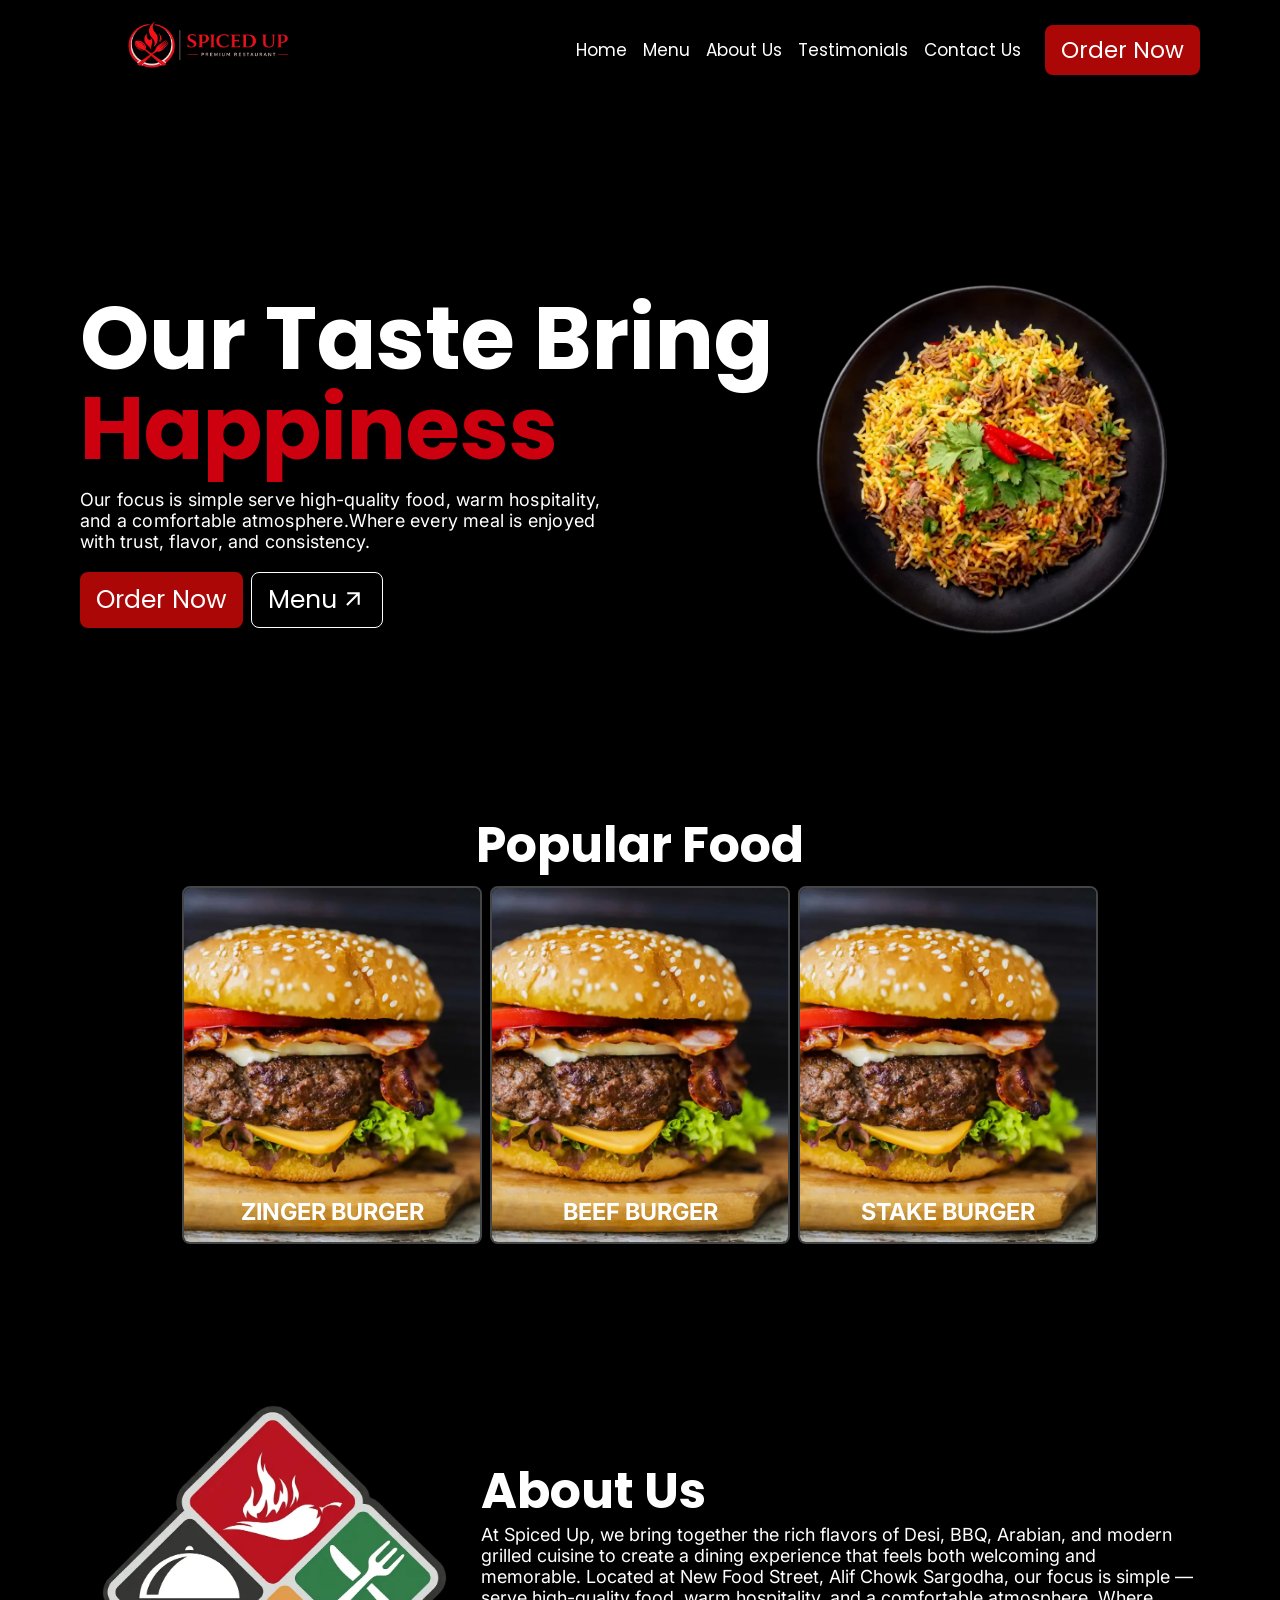
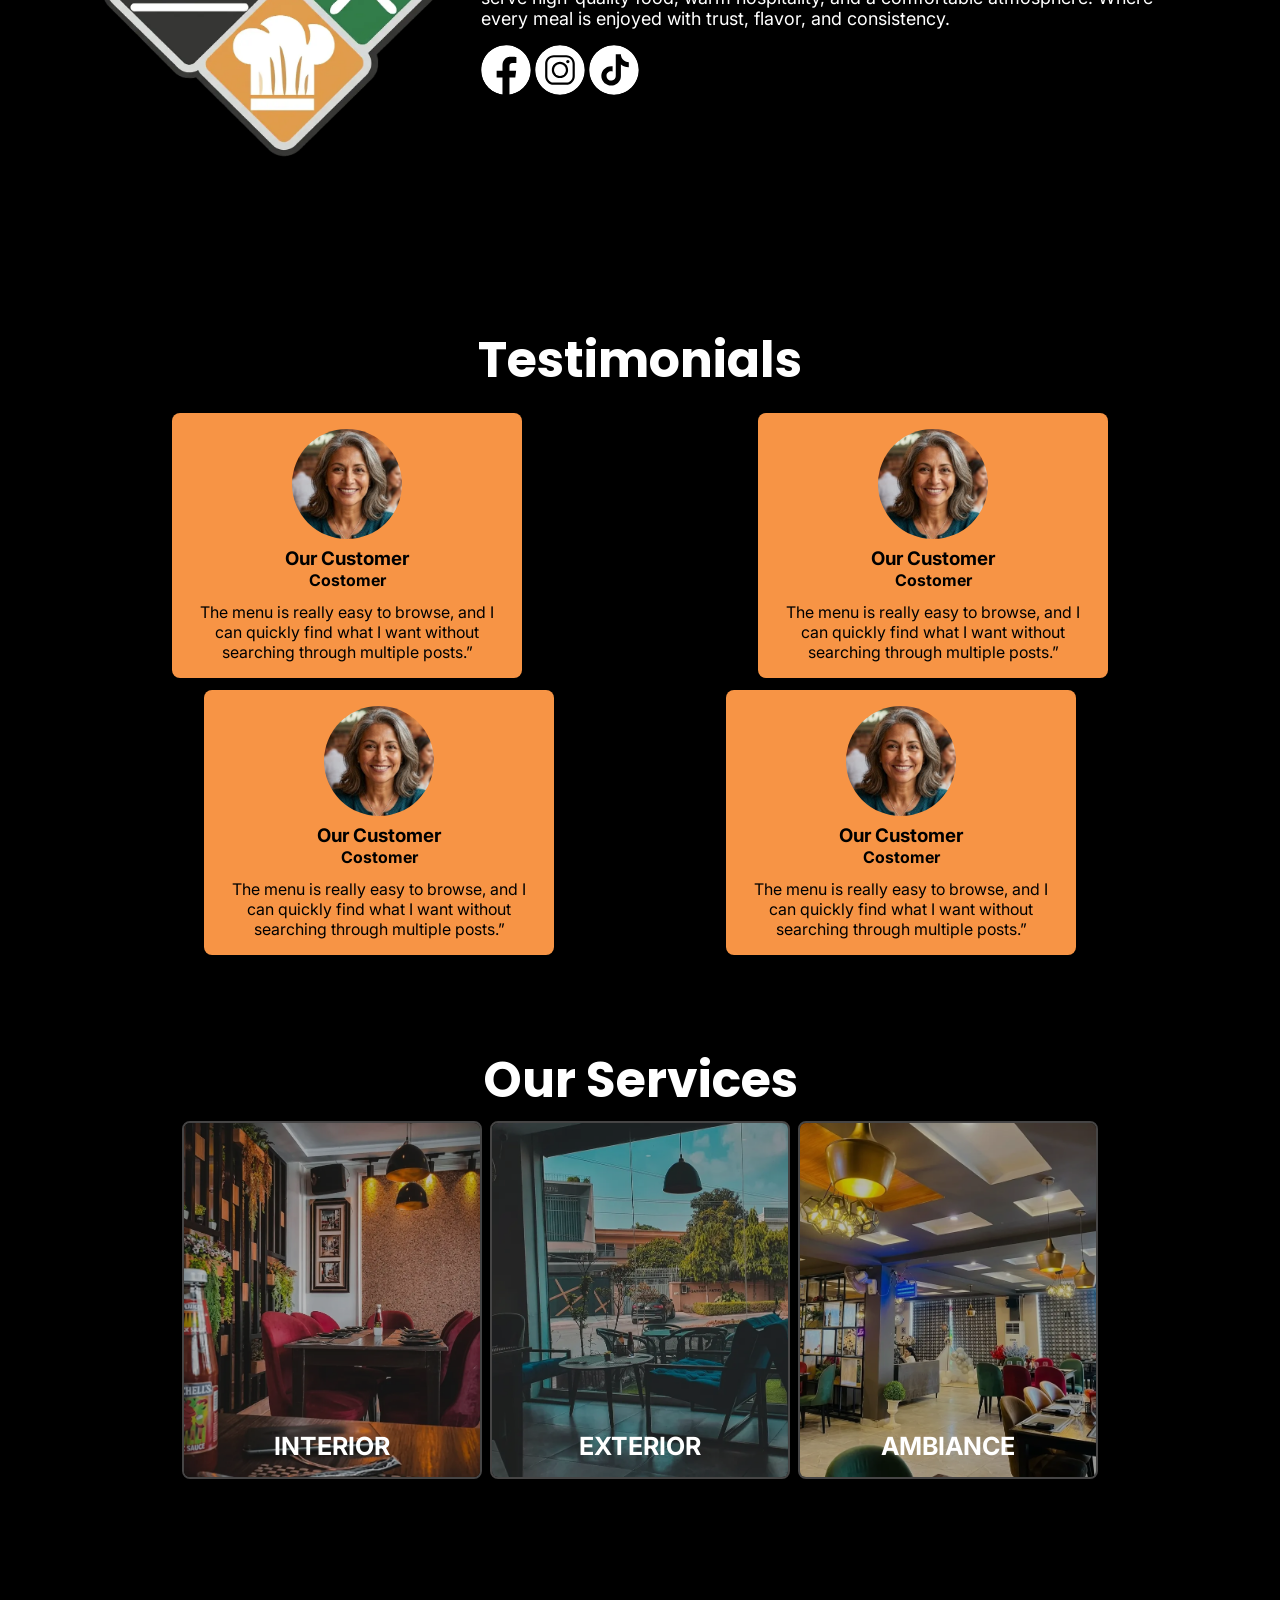
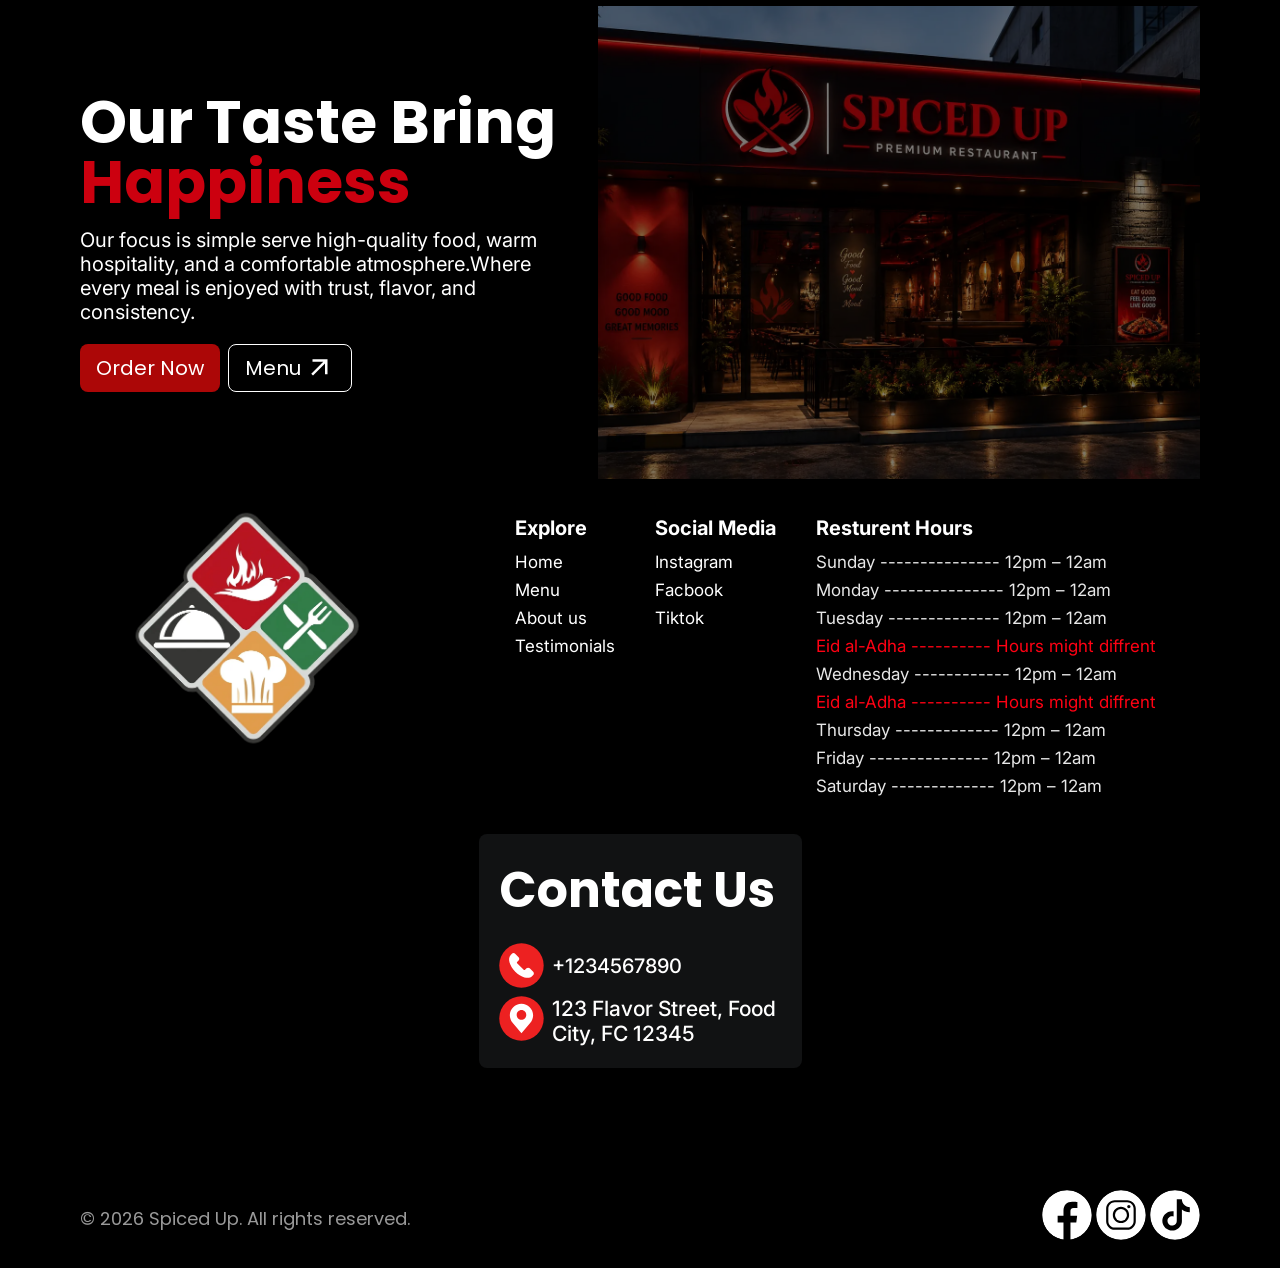
<file: index.html>
<!DOCTYPE html>
<html lang="en">

<head>
    <meta charset="UTF-8">
    <meta name="viewport" content="width=device-width, initial-scale=1.0">
    <title>Spiced Up</title>
    <meta name="description"
        content="Enjoy freshly prepared burgers, pizzas, seafood, pasta, and more at Spiced Up Restaurant. Explore our menu, place your order through WhatsApp, and experience delicious food with fast and friendly service.">
    <link rel="shortcut icon" href="favicon.webp" type="image/x-icon">
    <link rel="stylesheet" href="CSS/style.css">
</head>

<body>
    <nav class="navbar">
        <a aria-label="Go to Home page" href="#Hero-Section">
            <div class="nav-logo">
            </div>
        </a>
        <div class="nav-links">
            <ul>
                <li><a class="link" href="#Hero-Section">Home</a></li>
                <li><a class="link" href="menu.html">Menu</a></li>
                <li><a class="link" href="#About-us">About Us</a></li>
                <li><a class="link" href="#testimonial">Testimonials</a></li>
                <li><a class="link" href="#Contact-us">Contact Us</a></li>
            </ul>
            <button class="nav-btn">Order Now</button>
        </div>
        <span class="menu">
            <svg class="menu" xmlns="http://www.w3.org/2000/svg" height="30px" viewBox="0 -960 960 960" width="30px"
                fill="black">
                <path d="M120-240v-80h720v80H120Zm0-200v-80h720v80H120Zm0-200v-80h720v80H120Z" />
            </svg>
        </span>
    </nav>
    <header>
        <nav id="sidebar" class="sidebar">
            <span class="close">
                <svg class="close" xmlns="http://www.w3.org/2000/svg" height="30px" viewBox="0 -960 960 960"
                    width="30px" fill="black">
                    <path
                        d="m256-200-56-56 224-224-224-224 56-56 224 224 224-224 56 56-224 224 224 224-56 56-224-224-224 224Z" />
                </svg>
            </span>
            <div class="side-contact">
                <div class="side-logo">
                    <img class="logo" src="favicon.webp" alt="LOGO">
                </div>
                <div class="side-links">
                    <ul>
                        <li><a class="link" id="home" href="#Hero-Section">Home</a></li>
                        <li><a class="link" href="menu.html">Menu</a></li>
                        <li><a class="link" id="about" href="#About-us">About Us</a></li>
                        <li><a class="link" id="testimo" href="#testimonial">Testimonials</a></li>
                        <li><a class="link" id="contact" href="#Contact-us">Contact Us</a></li>
                    </ul>
                </div>
                <button class="side-btn">Order Now</button>
            </div>
        </nav>
        <div id="layer"></div>
    </header>
    <main>
        <section id="Hero-Section" class="hero-section">
            <div class="hero-contant">
                <h1>Our Taste Bring <span style="color:#cc000f;">Happiness</span> </h1>
                <p>Our focus is simple serve high-quality food, warm hospitality, and a comfortable atmosphere.Where
                    every meal is enjoyed with trust, flavor, and consistency.</p>
                <div class="btns">
                    <button onclick="window.location.href = `menu.html`" class="btn1">Order Now</button>
                    <button onclick="window.location.href = `menu.html`" class="btn2">Menu
                        <svg class="menu-arrow" xmlns="http://www.w3.org/2000/svg" height="24px"
                            viewBox="0 -960 960 960" width="24px" fill="#000000">
                            <path d="m256-240-56-56 384-384H240v-80h480v480h-80v-344L256-240Z" />
                        </svg>
                    </button>
                </div>
            </div>
            <div class="img">
            </div>
        </section>
        <section id="Popular-food" class=" popular-food">
            <h2>Popular Food</h2>
            <div class="cards">
                <div class="card">
                    <img class="card-img" src="assets\amarican-beef-burger.webp" alt="Popular Dish">
                    <div class="card-layer"></div>
                    <div class="card-tital">
                        <h3>
                            Zinger Burger
                        </h3>
                    </div>
                </div>
                <div class="card">
                    <img class="card-img" src="assets\amarican-beef-burger.webp" alt="Popular Dish1">
                    <div class="card-tital">
                        <h3>
                            Beef Burger
                        </h3>
                    </div>
                </div>
                <div class="card">
                    <img class="card-img" src="assets\amarican-beef-burger.webp" alt="Popular Dish2">
                    <div class="card-tital">
                        <h3>
                            Stake Burger
                        </h3>
                    </div>
                </div>
            </div>
        </section>
        <section id="About-us" class=" About-us">
            <div class="About-img">
                <img loading="lazy" class="about-img"
                    src="favicon.webp" alt="resturent logo">
            </div>
            <div class="about-contant">
                <h2>About Us</h2>
                <p>At Spiced Up, we bring together the rich flavors of Desi, BBQ, Arabian,
                    and modern grilled cuisine to create a dining experience that feels both welcoming and memorable.
                    Located at New Food Street, Alif Chowk Sargodha, our focus is simple — serve high-quality food, warm
                    hospitality, and a comfortable atmosphere. Where every meal
                    is enjoyed with trust, flavor, and consistency.
                </p>
                <div class="social-handles">
                    <a aria-label="Visit our Facebook page" href="https://www.facebook.com"
                        target="_blank">
                        <span>
                            <svg class="footer-svg" xmlns="http://www.w3.org/2000/svg"
                                xmlns:xlink="http://www.w3.org/1999/xlink" version="1.1" width="50" height="50"
                                viewBox="0 0 256 256" xml:space="preserve">
                                <g style="stroke: none; stroke-width: 0; stroke-dasharray: none; stroke-linecap: butt; stroke-linejoin: miter; stroke-miterlimit: 10; fill: none; fill-rule: nonzero; opacity: 1;"
                                    transform="translate(1.4065934065934016 1.4065934065934016) scale(2.81 2.81)">
                                    <path class="inner-footer-svg"
                                        d="M 45 -0.228 c -24.853 0 -45 20.25 -45 45.229 c 0 22.806 16.797 41.66 38.633 44.77 V 58.779 h -10.64 V 46.328 h 10.64 v -9.182 c 0 -10.656 6.441 -16.458 15.849 -16.458 c 4.506 0 8.38 0.339 9.508 0.491 v 11.136 l -6.525 0.003 c -5.116 0 -6.107 2.457 -6.107 6.061 v 7.949 h 12.202 l -1.589 12.451 H 51.359 v 30.993 C 73.199 86.666 90 67.81 90 45.001 C 90 20.022 69.853 -0.228 45 -0.228 z"
                                        style="stroke: none; stroke-width: 1; stroke-dasharray: none; stroke-linecap: butt; stroke-linejoin: miter; stroke-miterlimit: 10; fill-rule: nonzero; opacity: 1;"
                                        transform=" matrix(1 0 0 1 0 0) " stroke-linecap="round" />
                                </g>
                            </svg>
                    </a>
                    <a aria-label="Visit our Instagram page" href="https://www.instagram.com"
                        target="_blank">

                        </span>
                        <span>
                            <svg class="footer-svg" xmlns="http://www.w3.org/2000/svg"
                                xmlns:xlink="http://www.w3.org/1999/xlink" version="1.1" width="50" height="50"
                                viewBox="0 0 256 256" xml:space="preserve">
                                <g style="stroke: none; stroke-width: 0; stroke-dasharray: none; stroke-linecap: butt; stroke-linejoin: miter; stroke-miterlimit: 10; fill: none; fill-rule: nonzero; opacity: 1;"
                                    transform="translate(1.4065934065934016 1.4065934065934016) scale(2.81 2.81)">
                                    <path class="inner-footer-svg"
                                        d="M 56.335 21.996 H 33.666 c -6.434 0 -11.667 5.234 -11.667 11.667 v 22.669 C 21.998 62.767 27.232 68 33.666 68 h 22.669 c 6.434 0 11.668 -5.233 11.668 -11.667 V 33.664 C 68.003 27.23 62.769 21.996 56.335 21.996 z M 44.999 59.84 c -8.183 0 -14.839 -6.657 -14.839 -14.839 c 0 -8.183 6.657 -14.839 14.839 -14.839 c 8.182 0 14.839 6.657 14.839 14.839 C 59.838 53.183 53.181 59.84 44.999 59.84 z M 59.346 32.652 c -1.656 0 -2.999 -1.343 -2.999 -2.999 s 1.343 -2.999 2.999 -2.999 s 2.999 1.343 2.999 2.999 S 61.003 32.652 59.346 32.652 z"
                                        style="stroke: none; stroke-width: 1; stroke-dasharray: none; stroke-linecap: butt; stroke-linejoin: miter; stroke-miterlimit: 10; fill-rule: nonzero; opacity: 1;"
                                        transform=" matrix(1 0 0 1 0 0) " stroke-linecap="round" />
                                    <circle class="inner-footer-svg" cx="44.998999999999995" cy="44.998999999999995"
                                        r="10.839"
                                        style="stroke: none; stroke-width: 1; stroke-dasharray: none; stroke-linecap: butt; stroke-linejoin: miter; stroke-miterlimit: 10; fill-rule: nonzero; opacity: 1;"
                                        transform="  matrix(1 0 0 1 0 0) " />
                                    <path class="inner-footer-svg"
                                        d="M 45 0 C 20.147 0 0 20.147 0 45 c 0 24.853 20.147 45 45 45 s 45 -20.147 45 -45 C 90 20.147 69.853 0 45 0 z M 72.003 56.333 C 72.003 64.972 64.975 72 56.335 72 H 33.666 c -8.639 0 -15.667 -7.028 -15.667 -15.667 V 33.664 c 0 -8.639 7.028 -15.667 15.667 -15.667 h 22.669 c 8.64 0 15.668 7.028 15.668 15.667 V 56.333 z"
                                        style="stroke: none; stroke-width: 1; stroke-dasharray: none; stroke-linecap: butt; stroke-linejoin: miter; stroke-miterlimit: 10; fill-rule: nonzero; opacity: 1;"
                                        transform=" matrix(1 0 0 1 0 0) " stroke-linecap="round" />
                                </g>
                            </svg>
                        </span>
                    </a>
                    <a aria-label="Visit our tiktok page" href="https://www.tiktok.com/discover"
                        target="_blank">
                        <span>
                            <svg class="footer-svg" xmlns="http://www.w3.org/2000/svg"
                                xmlns:xlink="http://www.w3.org/1999/xlink" version="1.1" width="50" height="50"
                                viewBox="0 0 256 256" xml:space="preserve">
                                <g style="stroke: none; stroke-width: 0; stroke-dasharray: none; stroke-linecap: butt; stroke-linejoin: miter; stroke-miterlimit: 10; fill: none; fill-rule: nonzero; opacity: 1;"
                                    transform="translate(1.4065934065934016 1.4065934065934016) scale(2.81 2.81)">
                                    <path class="inner-footer-svg"
                                        d="M 45 0 C 20.147 0 0 20.147 0 45 c 0 24.853 20.147 45 45 45 s 45 -20.147 45 -45 C 90 20.147 69.853 0 45 0 z M 72.039 33.277 v 6.758 c -3.187 0.001 -6.283 -0.623 -9.203 -1.855 c -1.878 -0.793 -3.627 -1.814 -5.227 -3.048 l 0.048 20.801 c -0.02 4.684 -1.873 9.085 -5.227 12.4 c -2.73 2.698 -6.188 4.414 -9.937 4.97 c -0.881 0.13 -1.777 0.197 -2.684 0.197 c -4.013 0 -7.823 -1.3 -10.939 -3.698 c -0.586 -0.452 -1.147 -0.941 -1.681 -1.468 c -3.635 -3.593 -5.509 -8.462 -5.194 -13.584 c 0.241 -3.899 1.802 -7.618 4.404 -10.532 c 3.443 -3.857 8.26 -5.998 13.41 -5.998 c 0.906 0 1.803 0.068 2.684 0.198 v 2.499 v 6.951 c -0.835 -0.275 -1.727 -0.427 -2.656 -0.427 c -4.705 0 -8.512 3.839 -8.442 8.548 c 0.045 3.013 1.69 5.646 4.118 7.098 c 1.141 0.682 2.453 1.105 3.853 1.182 c 1.097 0.06 2.151 -0.093 3.126 -0.415 c 3.362 -1.111 5.787 -4.268 5.787 -7.992 l 0.011 -13.93 V 16.5 h 9.307 c 0.009 0.922 0.103 1.822 0.276 2.694 c 0.702 3.529 2.692 6.591 5.46 8.678 c 2.414 1.821 5.42 2.9 8.678 2.9 c 0.002 0 0.029 0 0.027 -0.002 V 33.277 z"
                                        style="stroke: none; stroke-width: 1; stroke-dasharray: none; stroke-linecap: butt; stroke-linejoin: miter; stroke-miterlimit: 10; fill-rule: nonzero; opacity: 1;"
                                        transform=" matrix(1 0 0 1 0 0) " stroke-linecap="round" />
                                </g>
                            </svg>
                        </span>
                    </a>
                </div>
            </div>
        </section>
        <section id="testimonial" class="testimonial">
            <h2>Testimonials</h2>
            <div class="testimonials">
                <div class="testimonials-1">
                    <div class="testimonials-card">
                        <div class="testimonial-card-img">
                            <img loading="lazy" class="costomer-img" src="assets/Screenshot 2026-06-28 120335.png"
                                alt="Costomer-img">
                        </div>
                        <div class="testimonial-card-contant">
                            <div class="testimonial-card-header">
                                <h3>Our Customer</h3>
                                <h4 class="lastchild">Costomer</h4>
                            </div>
                            <p>The menu is really easy to browse, and I can quickly find what I want without searching through multiple posts.”
                            </p>
                        </div>
                    </div>
                    <div class="testimonials-card">
                        <div class="testimonial-card-img">
                            <img loading="lazy" class="costomer-img" src="assets/Screenshot 2026-06-28 120335.png"
                                alt="Costomer-img">
                        </div>
                        <div class="testimonial-card-contant">
                            <div class="testimonial-card-header">
                                <h3>Our Customer</h3>
                                <h4 class="lastchild">Costomer</h4>
                            </div>
                            <p>The menu is really easy to browse, and I can quickly find what I want without searching through multiple posts.”
                            </p>
                        </div>
                    </div>
                </div>
                <div class="testimonials-2">
                    <div class="testimonials-card">
                        <div class="testimonial-card-img">
                            <img loading="lazy" class="costomer-img" src="assets/Screenshot 2026-06-28 120335.png"
                                alt="Costomer-img">
                        </div>
                        <div class="testimonial-card-contant">
                            <div class="testimonial-card-header">
                                <h3>Our Customer</h3>
                                <h4 class="lastchild">Costomer</h4>
                            </div>
                            <p>The menu is really easy to browse, and I can quickly find what I want without searching through multiple posts.”
                            </p>
                        </div>
                    </div>
                    <div class="testimonials-card">
                        <div class="testimonial-card-img">
                            <img loading="lazy" class="costomer-img" src="assets/Screenshot 2026-06-28 120335.png"
                                alt="Costomer-img">
                        </div>
                        <div class="testimonial-card-contant">
                            <div class="testimonial-card-header">
                                <h3>Our Customer</h3>
                                <h4 class="lastchild">Costomer</h4>
                            </div>
                            <p>The menu is really easy to browse, and I can quickly find what I want without searching through multiple posts.”
                            </p>
                        </div>
                    </div>
                </div>
        </section>
        <section class="services">
            <h2>Our Services</h2>
            <div class="services-cards">
                <div class="services-card">
                    <img class="service-card-img" src="assets/Gemini_Generated_Image_xnna4kxnna4kxnna.webp"
                        loading="lazy" alt="Our Services">
                    <div class="service-card-layer"></div>
                    <div class="services-tital">
                        Interior
                    </div>
                </div>
                <div class="services-card">
                    <img class="service-card-img" src="assets/Gemini_Generated_Image_6wi32v6wi32v6wi3.webp"
                        loading="lazy" alt="Our Services">
                    <div class="service-card-layer"></div>
                    <div class="services-tital">
                        Exterior
                    </div>
                </div>
                <div class="services-card">
                    <img class="service-card-img" src="assets/Gemini_Generated_Image_x28tvqx28tvqx28t.webp"
                        loading="lazy" alt="Our Services">
                    <div class="service-card-layer"></div>
                    <div class="services-tital">
                        Ambiance
                    </div>
                </div>

            </div>
        </section>
        <Section class="cta-section">
            <div class="cta-contant">
                <h2>Our Taste Bring <span style="color:#cc000f">Happiness </span></h2>
                <p>Our focus is simple serve high-quality food, warm hospitality, and a comfortable atmosphere.Where every meal is enjoyed with trust, flavor, and consistency.</p>
                <div class="CTA-btns">
                    <button onclick="window.location.href = `menu.html`" class="CTA-btn1">Order Now</button>
                    <button onclick="window.location.href = `menu.html`" class="CTA-btn2">Menu <svg class="cta-arrow"
                            xmlns="http://www.w3.org/2000/svg" height="30px" viewBox="0 -960 960 960" width="30px"
                            fill="#000000">
                            <path d="m256-240-56-56 384-384H240v-80h480v480h-80v-344L256-240Z" />
                        </svg></button>
                </div>
            </div>
            <div class="cta-img">
                <img loading="lazy" class="restu-img" src="assets/resturent-img.webp"
                    alt="Restrent-exterior">
            </div>
        </Section>
    </main>
    <footer>
        <section class="footer">
            <div class="footer-contant">
                <div class="footer-logo">
                    <img loading="lazy" src="favicon.webp"
                        alt="Resturent-logo">
                </div>
                <div class="footer-links">
                    <div class="footer-content">
                        <h4>Explore</h4>
                        <ul>
                            <li><a href="#Hero-Section">Home</a></li>
                            <li><a href="menu.html">Menu </a></li>
                            <li><a href="#About-us">About us</a></li>
                            <li><a href="#testimonial">Testimonials </a></li>
                        </ul>
                    </div>
                    <div class="footer-content">
                        <h4>Social Media</h4>
                        <ul>
                            <li><a href="https://www.instagram.com" target="_blank">Instagram</a>
                            </li>
                            <li><a href="https://www.facebook.com" target="_blank">Facbook</a></li>
                            <li> <a href="https://www.tiktok.com"
                                    target="_blank">Tiktok</a></li>
                        </ul>
                    </div>
                    <div class="footer-content">
                        <h4>Resturent Hours</h4>
                        <ul>
                            <li>Sunday --------------- 12pm – 12am</li>
                            <li>Monday --------------- 12pm – 12am</li>
                            <li>Tuesday -------------- 12pm – 12am</li>
                            <li style="color: #ff0113;">Eid al-Adha ---------- Hours might diffrent</li>
                            <li>Wednesday ------------ 12pm – 12am</li>
                            <li style="color: #ff0113;">Eid al-Adha ---------- Hours might diffrent</li>
                            <li>Thursday ------------- 12pm – 12am</li>
                            <li>Friday --------------- 12pm – 12am</li>
                            <li>Saturday ------------- 12pm – 12am</li>
                        </ul>
                    </div>
                </div>
                <div id="Contact-us" class="contact-us">
                    <h2>Contact Us</h2>
                    <div class="content">
                        <svg class="svg" xmlns="http://www.w3.org/2000/svg" xmlns:xlink="http://www.w3.org/1999/xlink"
                            version="1.1" width="45" height="45" viewBox="0 0 256 256" xml:space="preserve">
                            <g style="stroke: none; stroke-width: 0; stroke-dasharray: none; stroke-linecap: butt; stroke-linejoin: miter; stroke-miterlimit: 10; fill: none; fill-rule: nonzero; opacity: 1;"
                                transform="translate(1.4065934065934016 1.4065934065934016) scale(2.81 2.81)">
                                <circle cx="45" cy="45" r="45"
                                    style="stroke: none;stroke-width: 1; stroke-dasharray: none; stroke-linecap: butt; stroke-linejoin: miter; stroke-miterlimit: 10; fill: rgb(237,33,33); fill-rule: nonzero; opacity: 1;"
                                    transform="  matrix(1 0 0 1 0 0) " />
                                <path
                                    d="M 57.332 70.088 c -1.955 0.001 -4.074 -0.313 -6.32 -0.946 c -6.303 -1.777 -12.904 -5.885 -18.586 -11.568 c -5.682 -5.682 -9.79 -12.283 -11.568 -18.586 c -1.84 -6.528 -0.978 -11.999 2.429 -15.406 c 0.124 -0.124 0.25 -0.244 0.38 -0.36 c 0.033 -0.046 0.07 -0.09 0.112 -0.131 l 1.819 -1.819 c 0.877 -0.877 2.042 -1.36 3.282 -1.36 c 1.24 0 2.405 0.483 3.282 1.36 l 6.976 6.977 c 1.809 1.809 1.809 4.754 0 6.563 L 36.149 37.8 c -0.753 0.753 -0.753 1.979 0 2.732 L 49.468 53.85 c 0.729 0.729 2.002 0.729 2.732 0 l 2.988 -2.988 c 1.809 -1.808 4.755 -1.81 6.564 -0.001 l 6.977 6.977 c 0.876 0.876 1.359 2.042 1.359 3.281 s -0.483 2.405 -1.359 3.281 l -1.819 1.819 c -0.042 0.042 -0.087 0.08 -0.133 0.114 c -0.117 0.13 -0.236 0.256 -0.36 0.379 C 64.182 68.948 61.058 70.088 57.332 70.088 z"
                                    style="stroke: none; stroke-width: 1; stroke-dasharray: none; stroke-linecap: butt; stroke-linejoin: miter; stroke-miterlimit: 10; fill: rgb(255,255,255); fill-rule: nonzero; opacity: 1;"
                                    transform=" matrix(1 0 0 1 0 0) " stroke-linecap="round" />
                            </g>
                        </svg>
                        <h5>+1234567890</h5>
                    </div>
                    <div class="content-1">
                        <div>
                            <svg class="svg" xmlns="http://www.w3.org/2000/svg"
                                xmlns:xlink="http://www.w3.org/1999/xlink" version="1.1" width="45" height="45"
                                viewBox="0 0 256 256" xml:space="preserve">
                                <g style="stroke: none; stroke-width: 0; stroke-dasharray: none; stroke-linecap: butt; stroke-linejoin: miter; stroke-miterlimit: 10; fill: none; fill-rule: nonzero; opacity: 1;"
                                    transform="translate(1.4065934065934016 1.4065934065934016) scale(2.81 2.81)">
                                    <circle cx="45" cy="45" r="45"
                                        style="stroke: none; stroke-width: 1; stroke-dasharray: none; stroke-linecap: butt; stroke-linejoin: miter; stroke-miterlimit: 10; fill: rgb(237,33,33); fill-rule: nonzero; opacity: 1;"
                                        transform="  matrix(1 0 0 1 0 0) " />
                                    <path
                                        d="M 45 15 c -13.025 0 -23.583 10.559 -23.583 23.583 c 0 5.815 2.114 11.129 5.603 15.241 L 45 75 l 17.98 -21.177 c 3.489 -4.111 5.603 -9.426 5.603 -15.241 C 68.584 25.559 58.025 15 45 15 z M 45 47.47 c -5.357 0 -9.699 -4.342 -9.699 -9.699 c 0 -5.357 4.342 -9.699 9.699 -9.699 c 5.357 0 9.699 4.342 9.699 9.699 C 54.699 43.128 50.357 47.47 45 47.47 z"
                                        style="stroke: none; stroke-width: 1; stroke-dasharray: none; stroke-linecap: butt; stroke-linejoin: miter; stroke-miterlimit: 10; fill: rgb(255,255,255); fill-rule: nonzero; opacity: 1;"
                                        transform=" matrix(1 0 0 1 0 0) " stroke-linecap="round" />
                                </g>
                            </svg>
                        </div>
                        <h5>123 Flavor Street, Food City, FC 12345</h5>
                    </div>
                </div>
            </div>
        </section>
        <div class=" copyright">
            <p>© 2026 Spiced Up. All rights reserved.</p>
            <div class="footer-icons">
                <a aria-label="Visit our Facebook page" href="https://www.facebook.com"
                    target="_blank">
                    <span>
                        <svg class="footer-svg" xmlns="http://www.w3.org/2000/svg"
                            xmlns:xlink="http://www.w3.org/1999/xlink" version="1.1" width="50" height="50"
                            viewBox="0 0 256 256" xml:space="preserve">
                            <g style="stroke: none; stroke-width: 0; stroke-dasharray: none; stroke-linecap: butt; stroke-linejoin: miter; stroke-miterlimit: 10; fill: none; fill-rule: nonzero; opacity: 1;"
                                transform="translate(1.4065934065934016 1.4065934065934016) scale(2.81 2.81)">
                                <path class="inner-footer-svg"
                                    d="M 45 -0.228 c -24.853 0 -45 20.25 -45 45.229 c 0 22.806 16.797 41.66 38.633 44.77 V 58.779 h -10.64 V 46.328 h 10.64 v -9.182 c 0 -10.656 6.441 -16.458 15.849 -16.458 c 4.506 0 8.38 0.339 9.508 0.491 v 11.136 l -6.525 0.003 c -5.116 0 -6.107 2.457 -6.107 6.061 v 7.949 h 12.202 l -1.589 12.451 H 51.359 v 30.993 C 73.199 86.666 90 67.81 90 45.001 C 90 20.022 69.853 -0.228 45 -0.228 z"
                                    style="stroke: none; stroke-width: 1; stroke-dasharray: none; stroke-linecap: butt; stroke-linejoin: miter; stroke-miterlimit: 10; fill-rule: nonzero; opacity: 1;"
                                    transform=" matrix(1 0 0 1 0 0) " stroke-linecap="round" />
                            </g>
                        </svg>
                </a>
                <a aria-label="Visit our instagram page" href="https://www.instagram.com"
                    target="_blank">

                    </span>
                    <span>
                        <svg class="footer-svg" xmlns="http://www.w3.org/2000/svg"
                            xmlns:xlink="http://www.w3.org/1999/xlink" version="1.1" width="50" height="50"
                            viewBox="0 0 256 256" xml:space="preserve">
                            <g style="stroke: none; stroke-width: 0; stroke-dasharray: none; stroke-linecap: butt; stroke-linejoin: miter; stroke-miterlimit: 10; fill: none; fill-rule: nonzero; opacity: 1;"
                                transform="translate(1.4065934065934016 1.4065934065934016) scale(2.81 2.81)">
                                <path class="inner-footer-svg"
                                    d="M 56.335 21.996 H 33.666 c -6.434 0 -11.667 5.234 -11.667 11.667 v 22.669 C 21.998 62.767 27.232 68 33.666 68 h 22.669 c 6.434 0 11.668 -5.233 11.668 -11.667 V 33.664 C 68.003 27.23 62.769 21.996 56.335 21.996 z M 44.999 59.84 c -8.183 0 -14.839 -6.657 -14.839 -14.839 c 0 -8.183 6.657 -14.839 14.839 -14.839 c 8.182 0 14.839 6.657 14.839 14.839 C 59.838 53.183 53.181 59.84 44.999 59.84 z M 59.346 32.652 c -1.656 0 -2.999 -1.343 -2.999 -2.999 s 1.343 -2.999 2.999 -2.999 s 2.999 1.343 2.999 2.999 S 61.003 32.652 59.346 32.652 z"
                                    style="stroke: none; stroke-width: 1; stroke-dasharray: none; stroke-linecap: butt; stroke-linejoin: miter; stroke-miterlimit: 10; fill-rule: nonzero; opacity: 1;"
                                    transform=" matrix(1 0 0 1 0 0) " stroke-linecap="round" />
                                <circle class="inner-footer-svg" cx="44.998999999999995" cy="44.998999999999995"
                                    r="10.839"
                                    style="stroke: none; stroke-width: 1; stroke-dasharray: none; stroke-linecap: butt; stroke-linejoin: miter; stroke-miterlimit: 10; fill-rule: nonzero; opacity: 1;"
                                    transform="  matrix(1 0 0 1 0 0) " />
                                <path class="inner-footer-svg"
                                    d="M 45 0 C 20.147 0 0 20.147 0 45 c 0 24.853 20.147 45 45 45 s 45 -20.147 45 -45 C 90 20.147 69.853 0 45 0 z M 72.003 56.333 C 72.003 64.972 64.975 72 56.335 72 H 33.666 c -8.639 0 -15.667 -7.028 -15.667 -15.667 V 33.664 c 0 -8.639 7.028 -15.667 15.667 -15.667 h 22.669 c 8.64 0 15.668 7.028 15.668 15.667 V 56.333 z"
                                    style="stroke: none; stroke-width: 1; stroke-dasharray: none; stroke-linecap: butt; stroke-linejoin: miter; stroke-miterlimit: 10; fill-rule: nonzero; opacity: 1;"
                                    transform=" matrix(1 0 0 1 0 0) " stroke-linecap="round" />
                            </g>
                        </svg>
                    </span>
                </a>
                <a aria-label="Visit our tiktok page" href="https://www.tiktok.com"
                    target="_blank">
                    <span>
                        <svg class="footer-svg" xmlns="http://www.w3.org/2000/svg"
                            xmlns:xlink="http://www.w3.org/1999/xlink" version="1.1" width="50" height="50"
                            viewBox="0 0 256 256" xml:space="preserve">
                            <g style="stroke: none; stroke-width: 0; stroke-dasharray: none; stroke-linecap: butt; stroke-linejoin: miter; stroke-miterlimit: 10; fill: none; fill-rule: nonzero; opacity: 1;"
                                transform="translate(1.4065934065934016 1.4065934065934016) scale(2.81 2.81)">
                                <path class="inner-footer-svg"
                                    d="M 45 0 C 20.147 0 0 20.147 0 45 c 0 24.853 20.147 45 45 45 s 45 -20.147 45 -45 C 90 20.147 69.853 0 45 0 z M 72.039 33.277 v 6.758 c -3.187 0.001 -6.283 -0.623 -9.203 -1.855 c -1.878 -0.793 -3.627 -1.814 -5.227 -3.048 l 0.048 20.801 c -0.02 4.684 -1.873 9.085 -5.227 12.4 c -2.73 2.698 -6.188 4.414 -9.937 4.97 c -0.881 0.13 -1.777 0.197 -2.684 0.197 c -4.013 0 -7.823 -1.3 -10.939 -3.698 c -0.586 -0.452 -1.147 -0.941 -1.681 -1.468 c -3.635 -3.593 -5.509 -8.462 -5.194 -13.584 c 0.241 -3.899 1.802 -7.618 4.404 -10.532 c 3.443 -3.857 8.26 -5.998 13.41 -5.998 c 0.906 0 1.803 0.068 2.684 0.198 v 2.499 v 6.951 c -0.835 -0.275 -1.727 -0.427 -2.656 -0.427 c -4.705 0 -8.512 3.839 -8.442 8.548 c 0.045 3.013 1.69 5.646 4.118 7.098 c 1.141 0.682 2.453 1.105 3.853 1.182 c 1.097 0.06 2.151 -0.093 3.126 -0.415 c 3.362 -1.111 5.787 -4.268 5.787 -7.992 l 0.011 -13.93 V 16.5 h 9.307 c 0.009 0.922 0.103 1.822 0.276 2.694 c 0.702 3.529 2.692 6.591 5.46 8.678 c 2.414 1.821 5.42 2.9 8.678 2.9 c 0.002 0 0.029 0 0.027 -0.002 V 33.277 z"
                                    style="stroke: none; stroke-width: 1; stroke-dasharray: none; stroke-linecap: butt; stroke-linejoin: miter; stroke-miterlimit: 10; fill-rule: nonzero; opacity: 1;"
                                    transform=" matrix(1 0 0 1 0 0) " stroke-linecap="round" />
                            </g>
                        </svg>
                    </span>
                </a>
            </div>
        </div>
    </footer>
    <script src="JavaScript/JavaScript.js"></script>
</body>

</html>
</file>
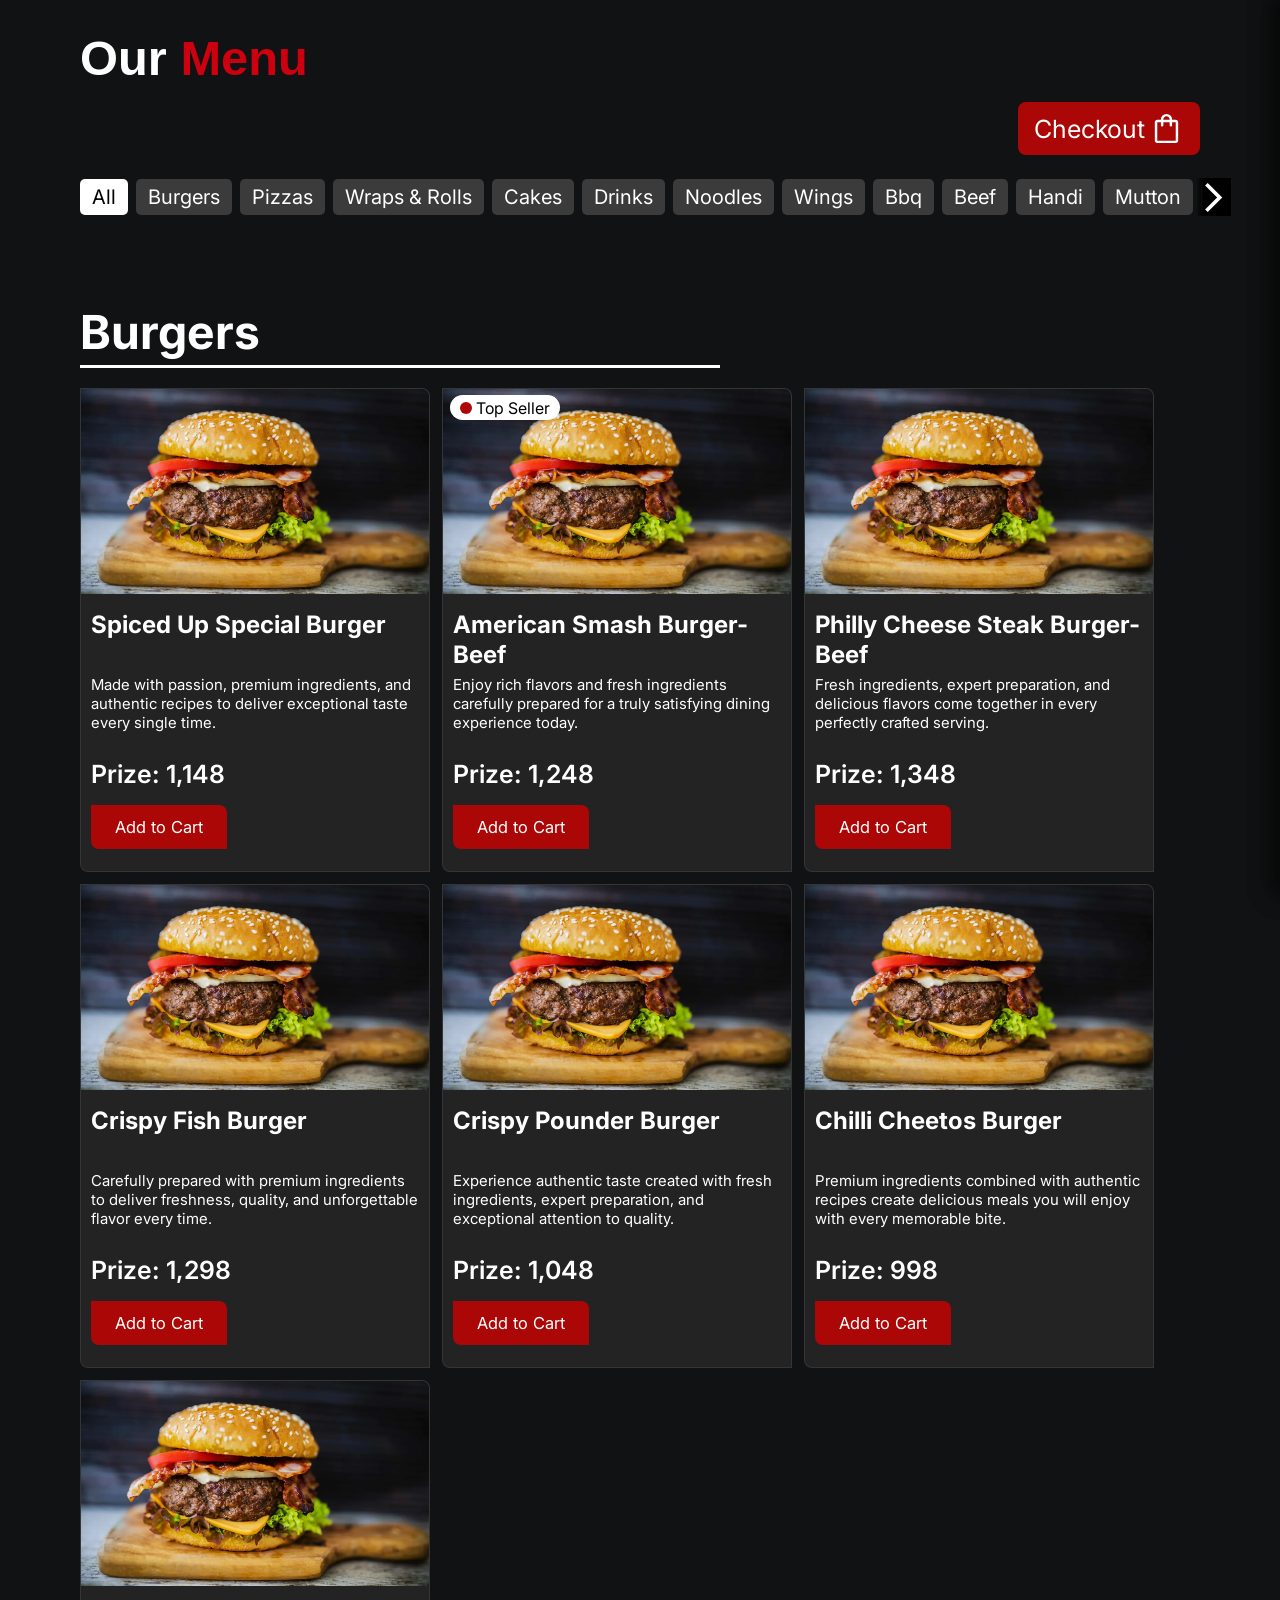
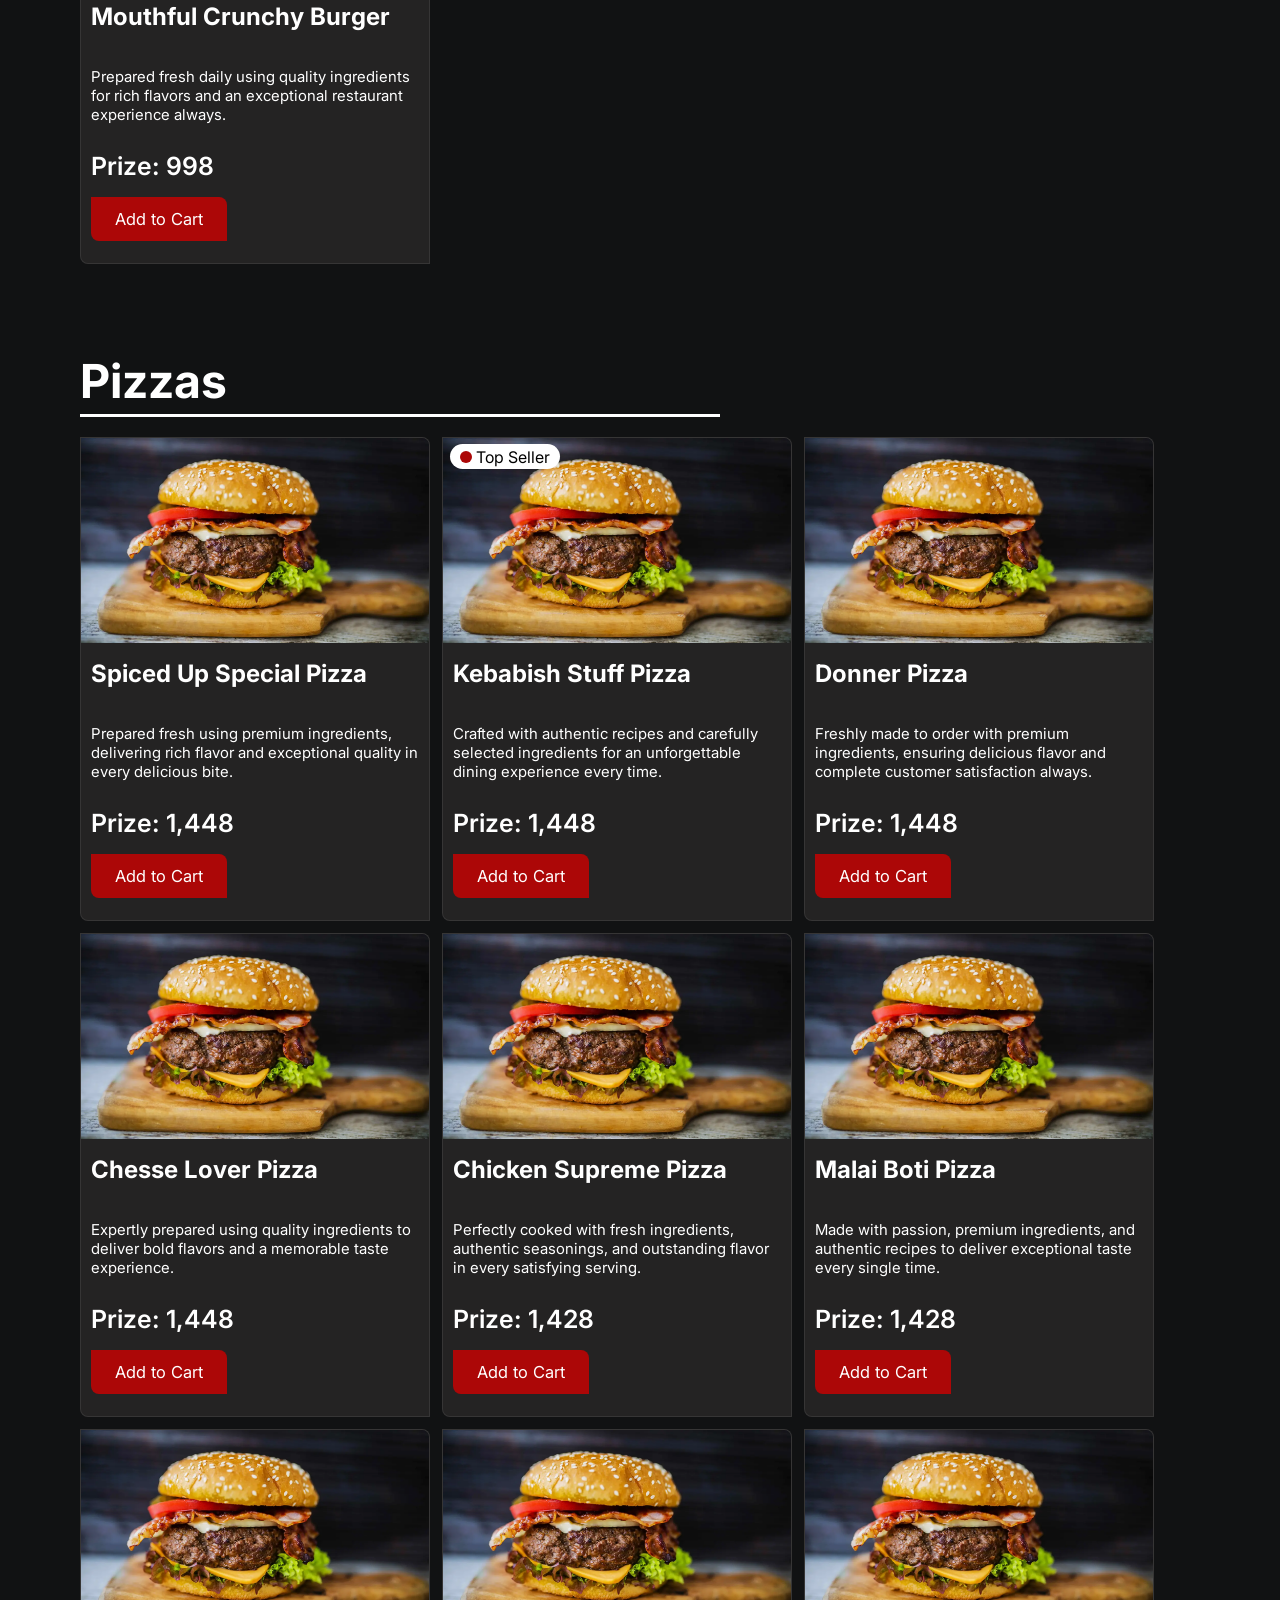
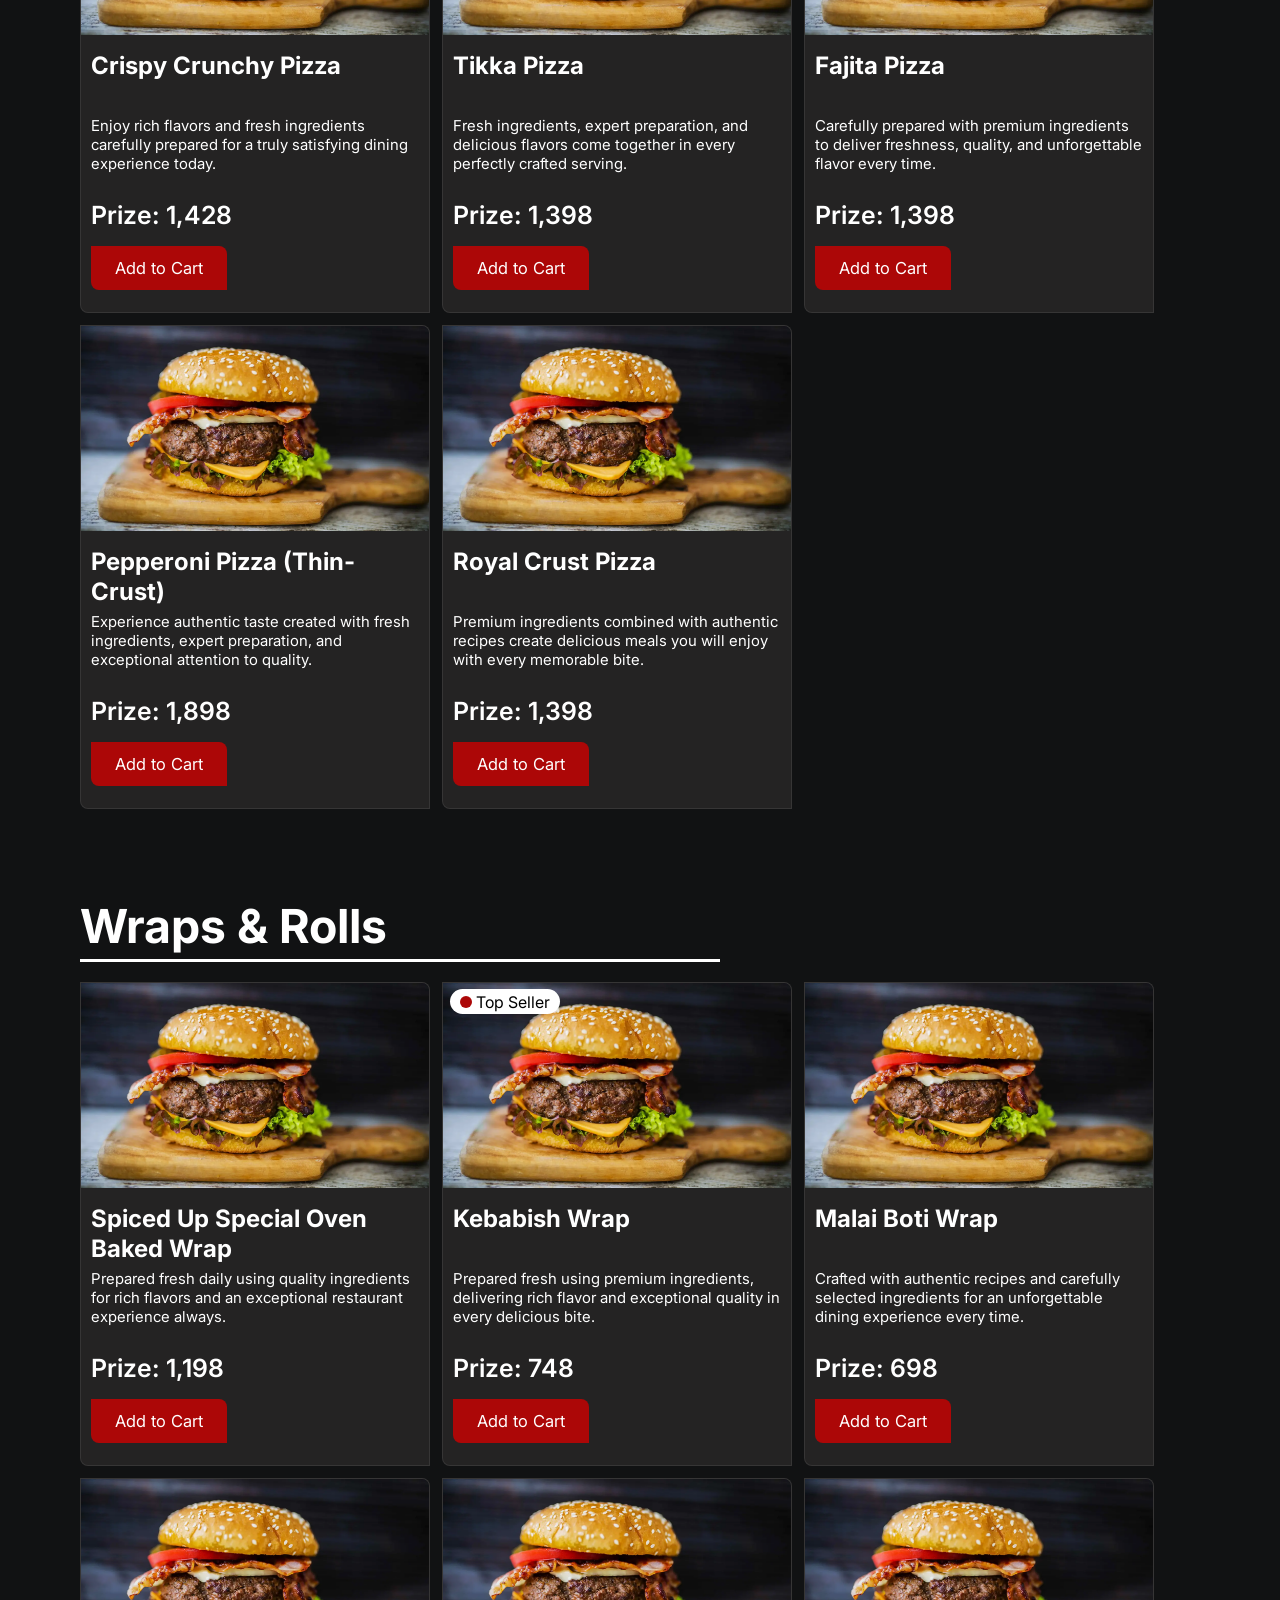
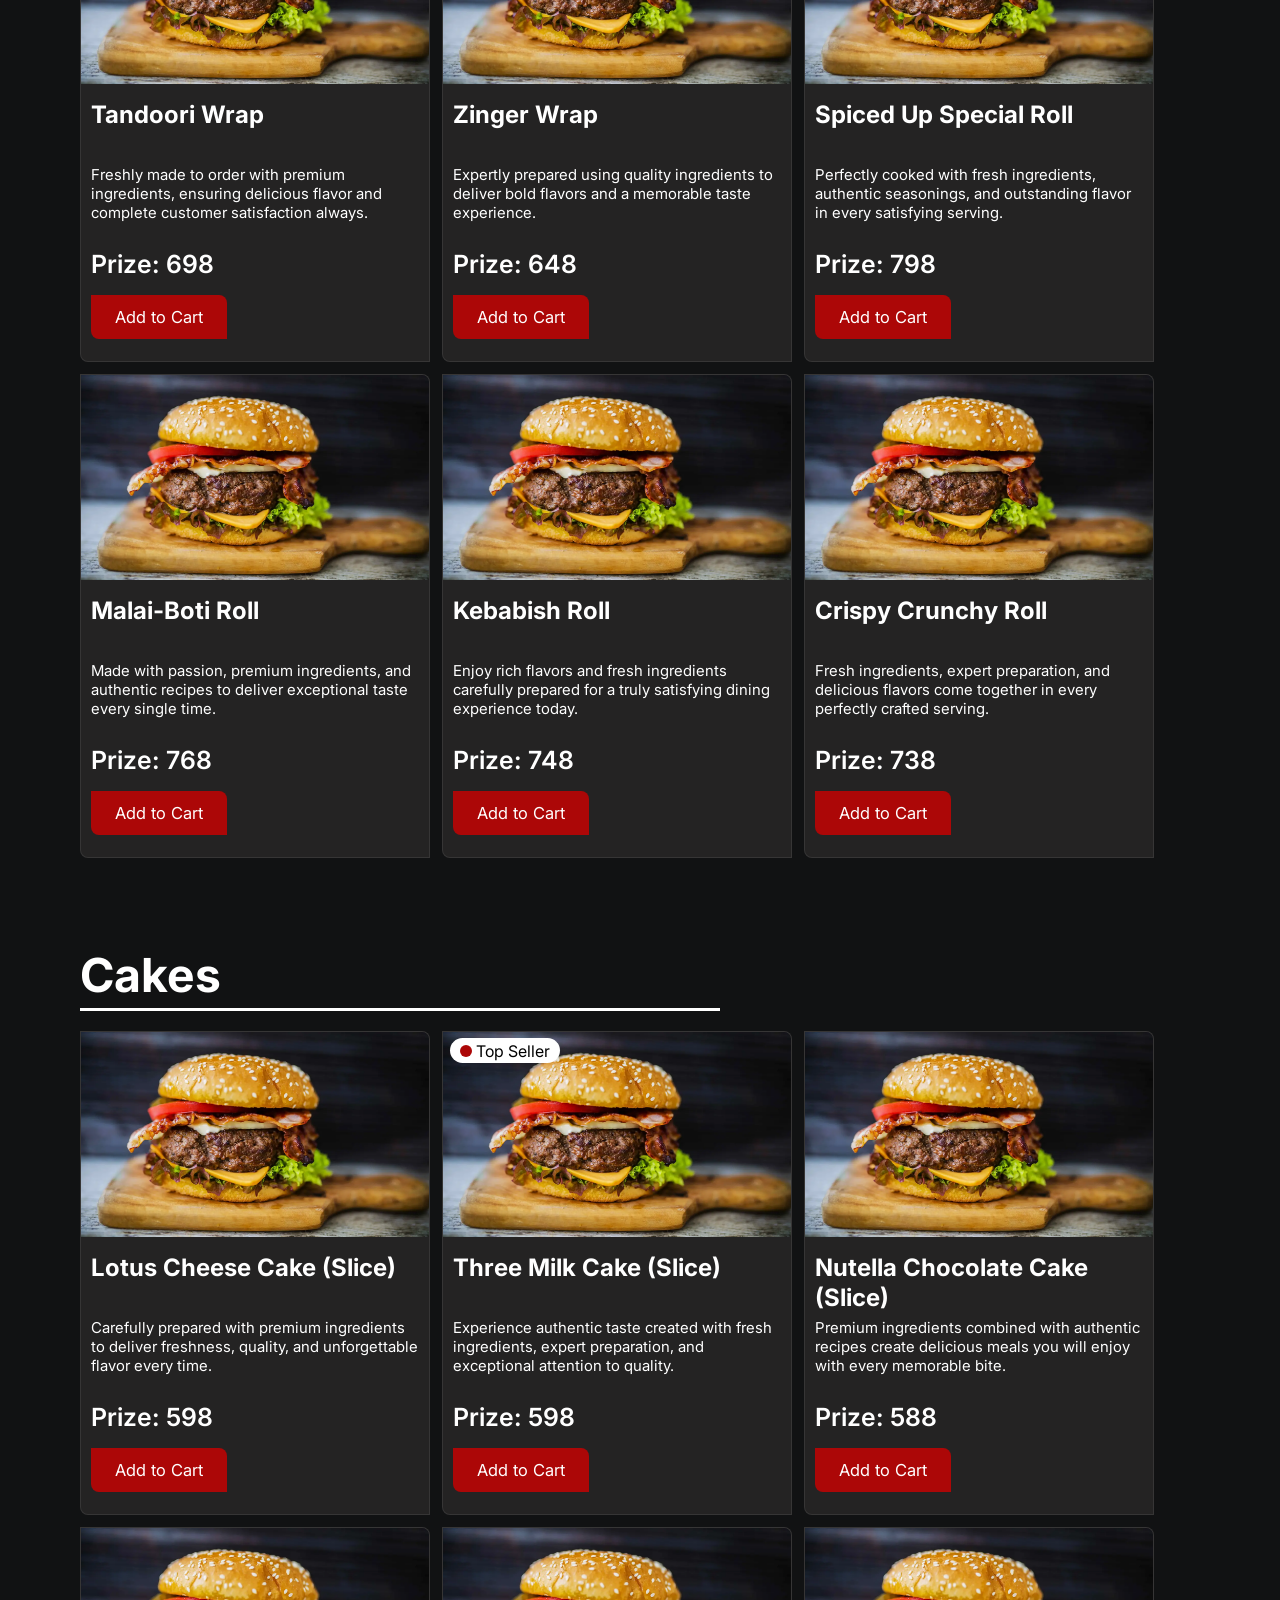
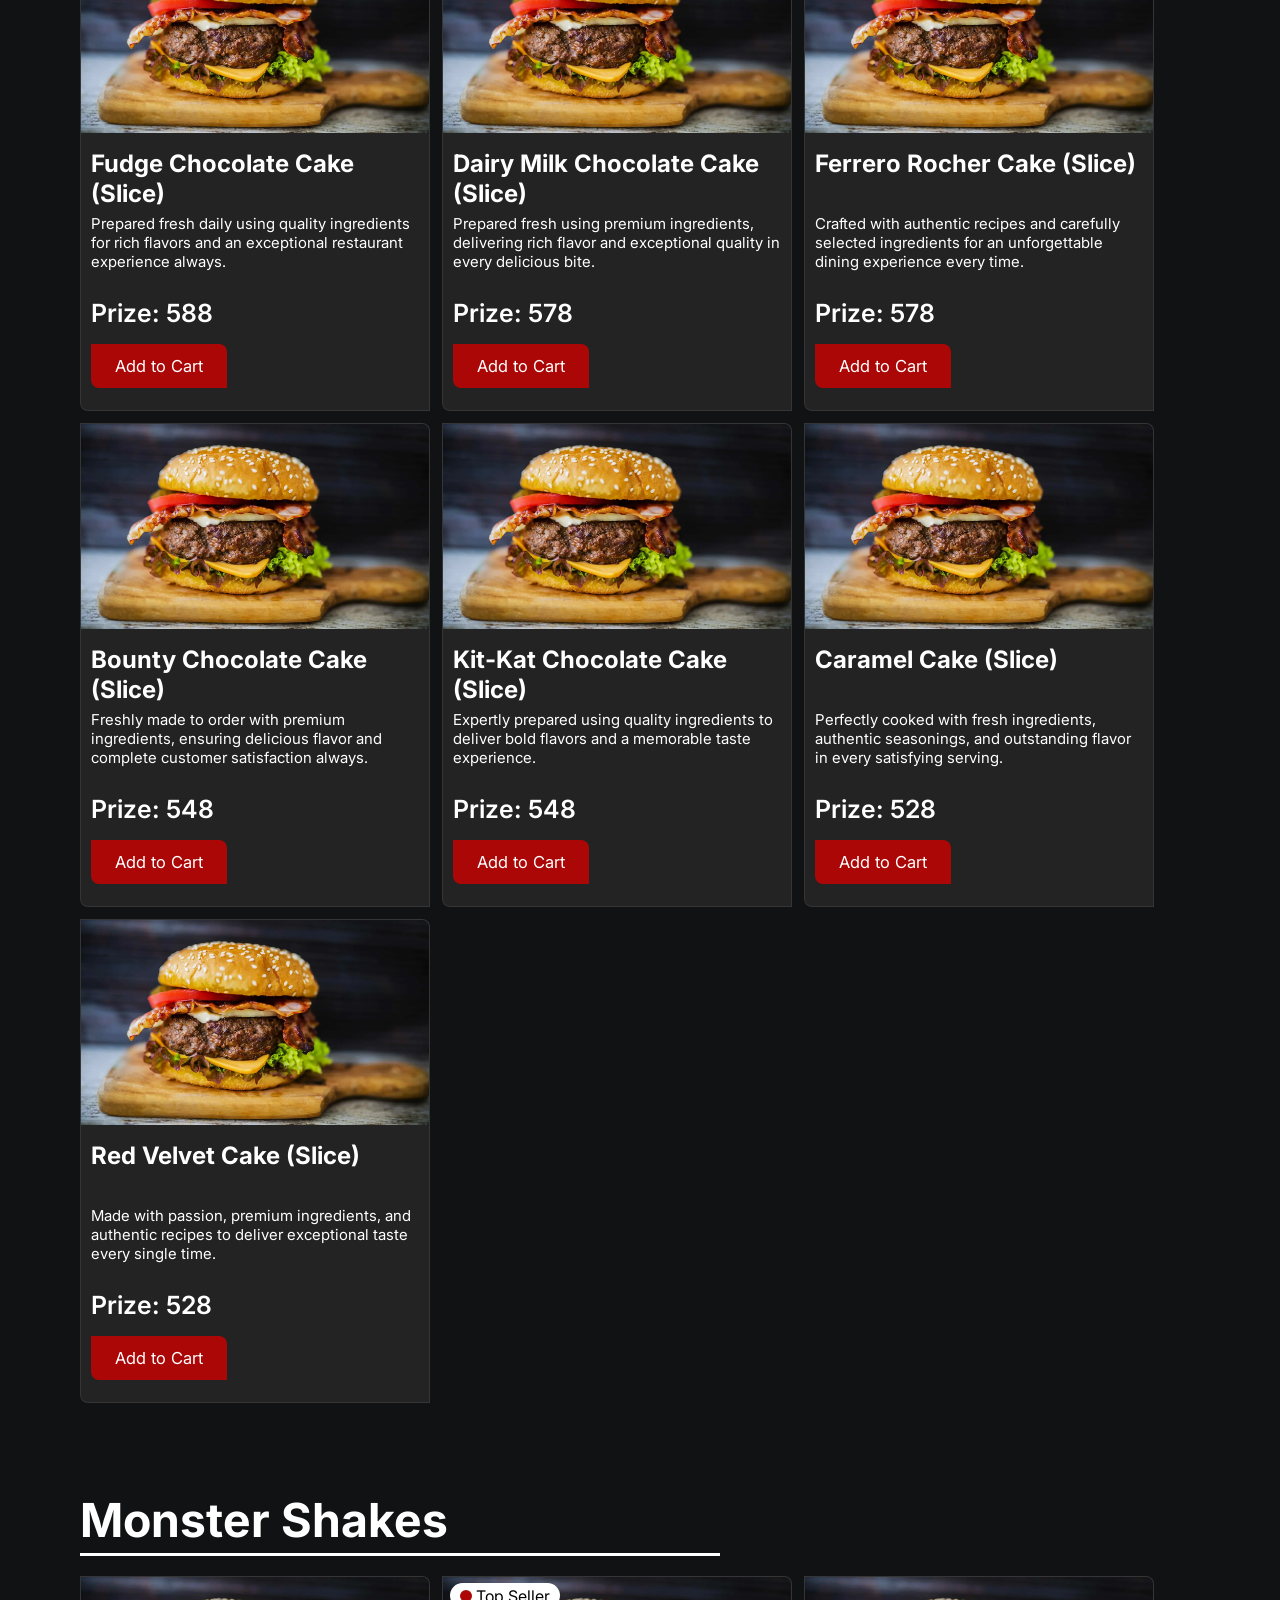
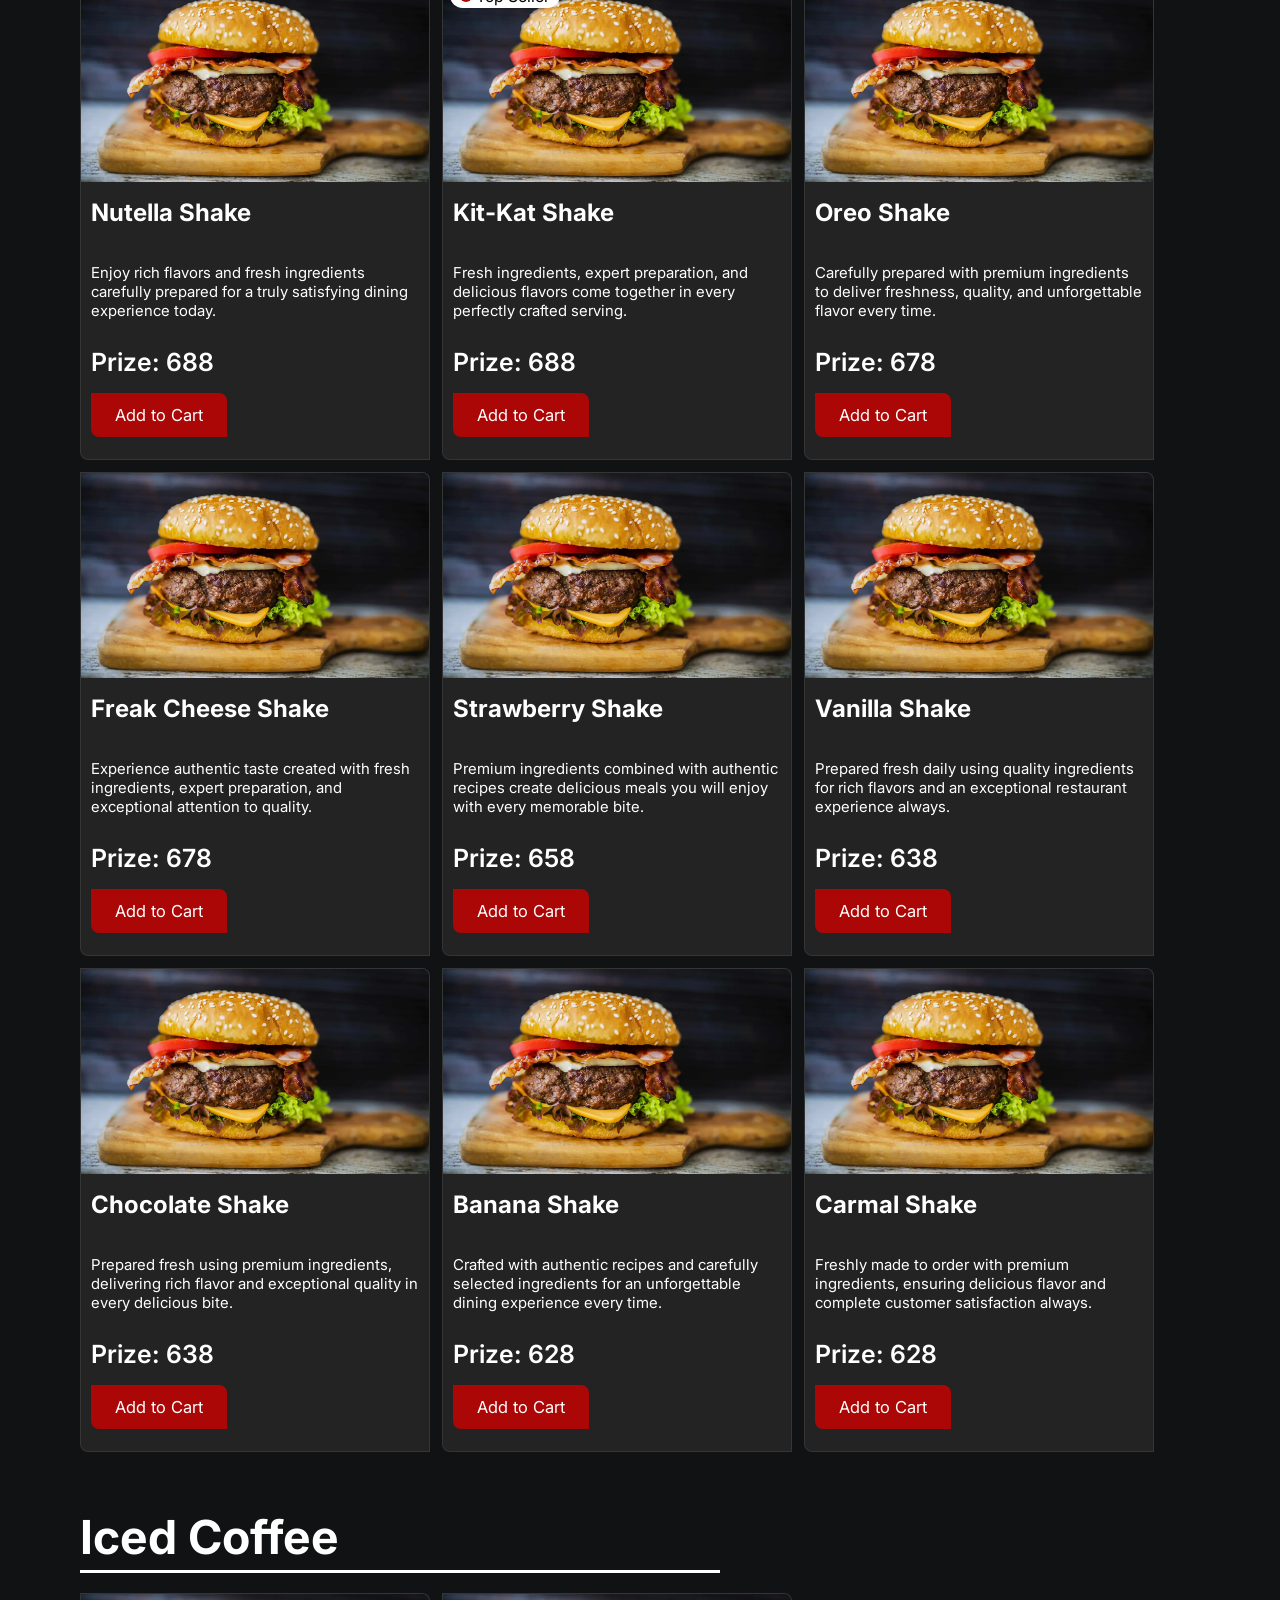
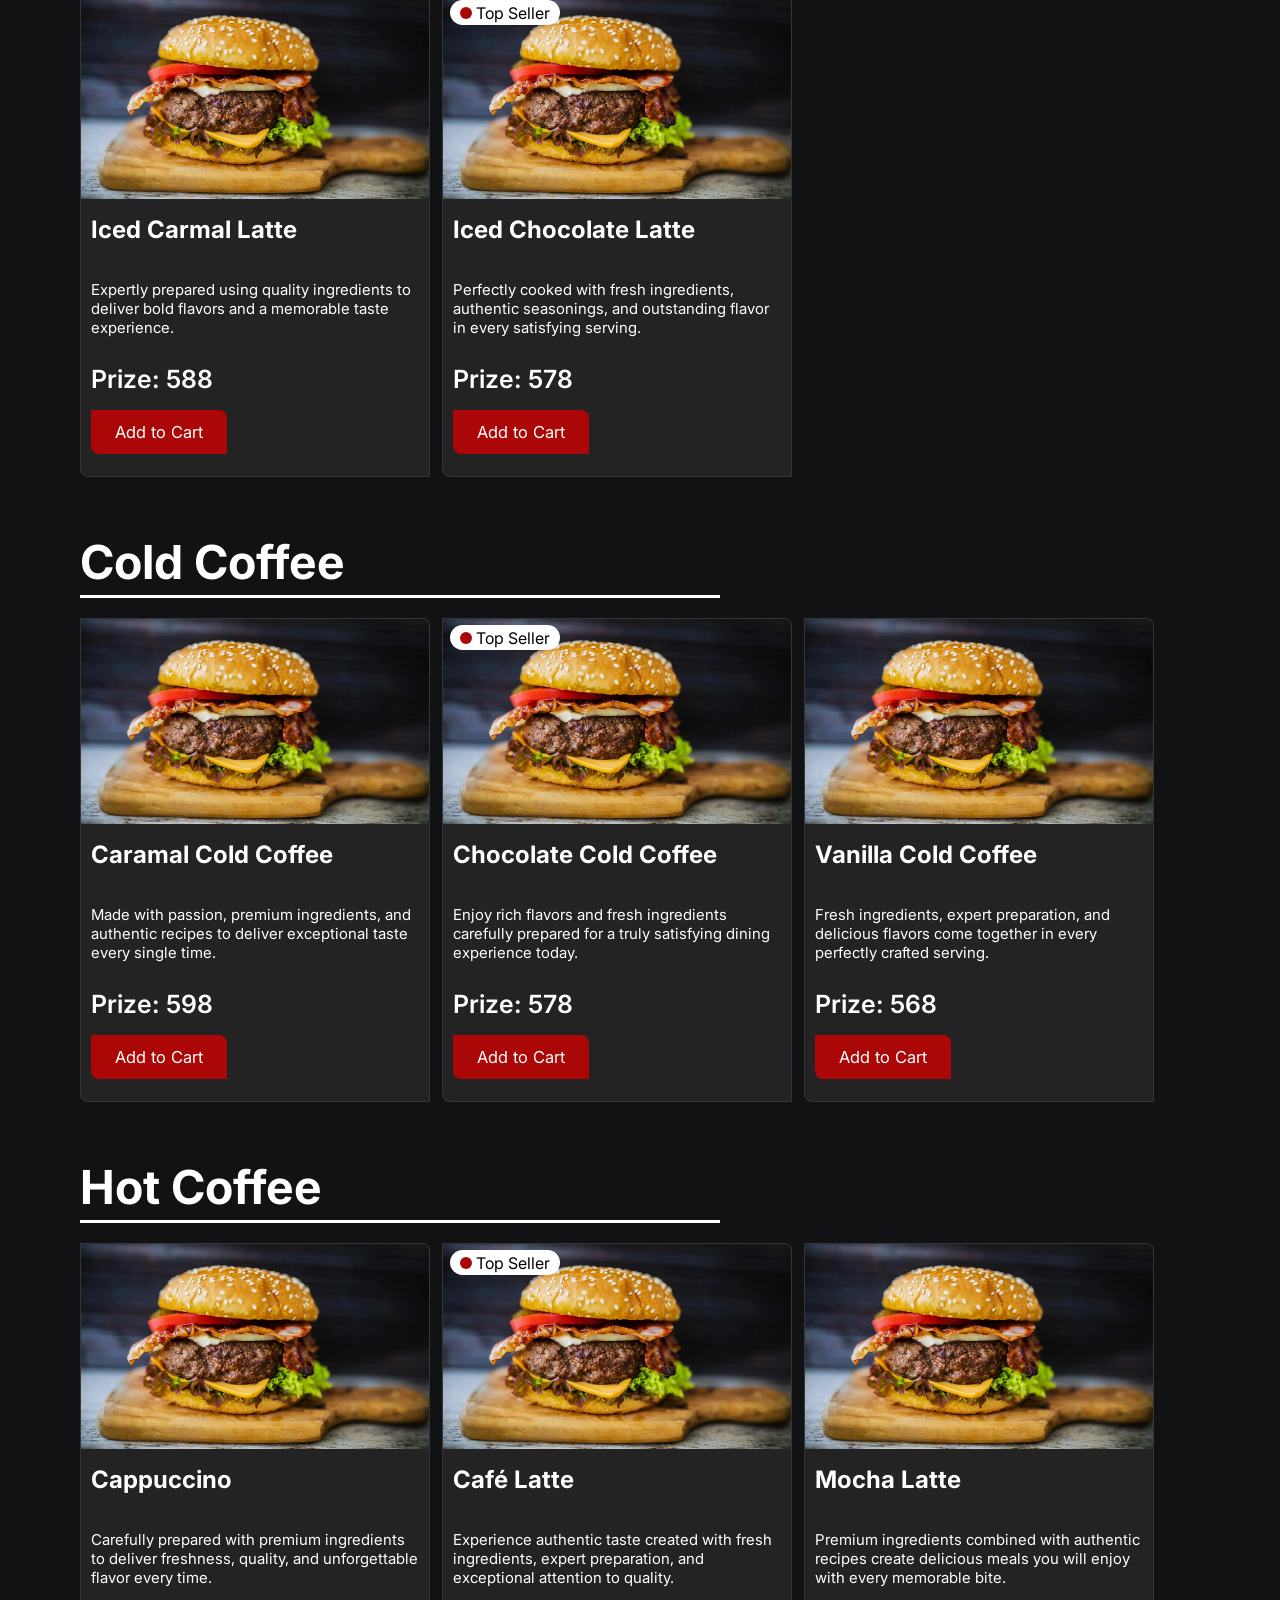
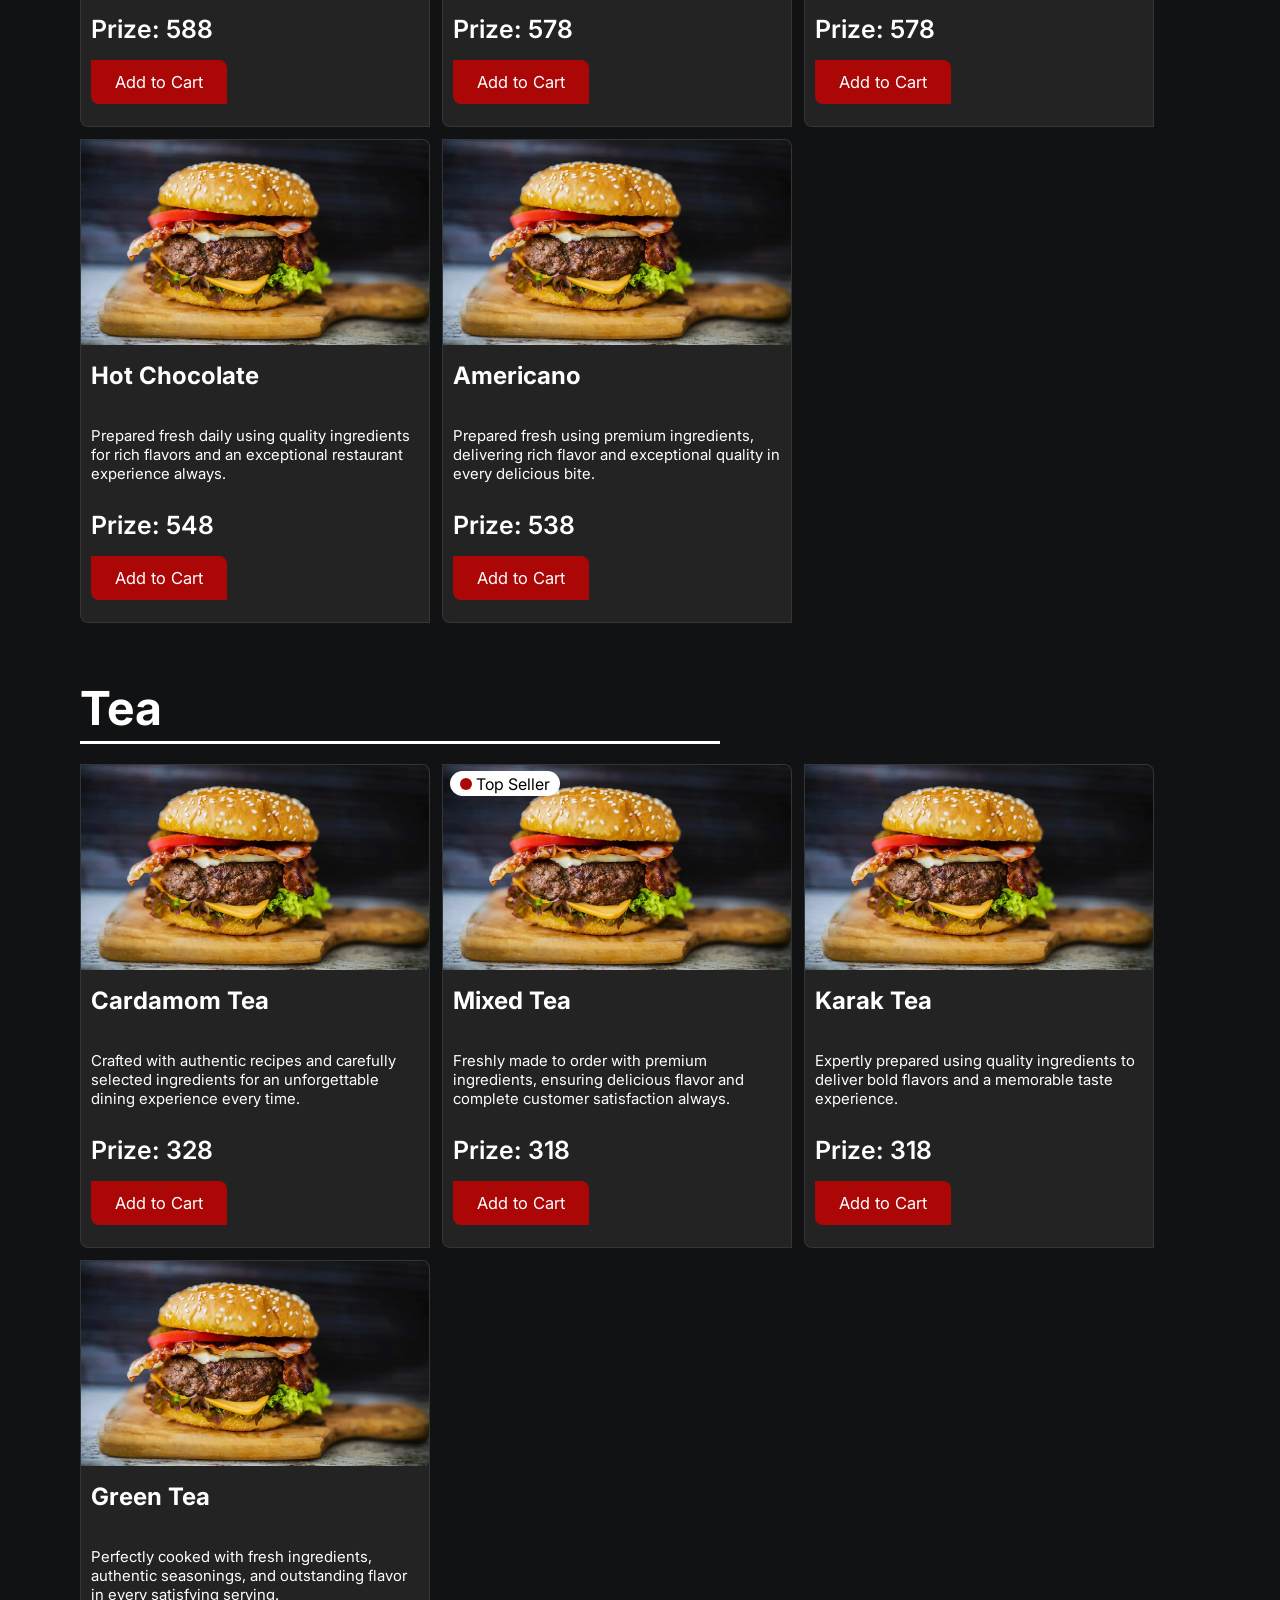
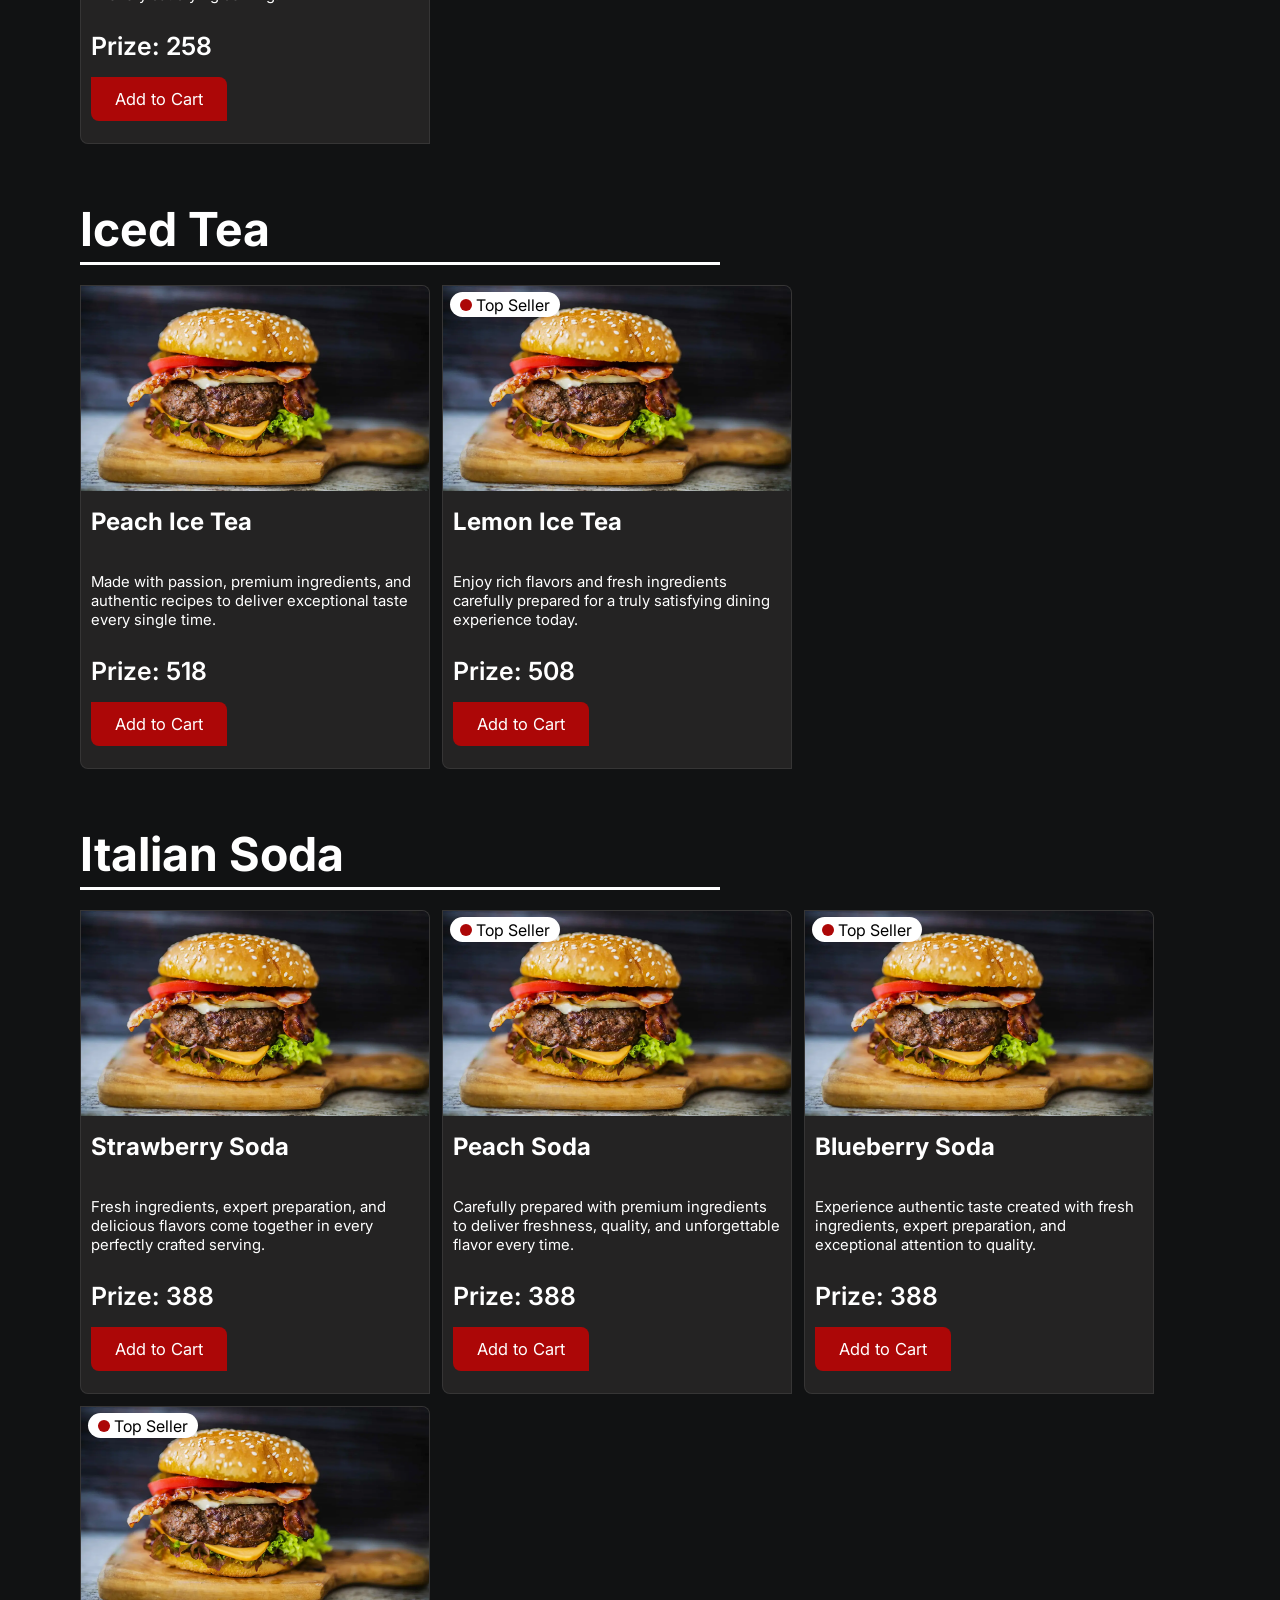
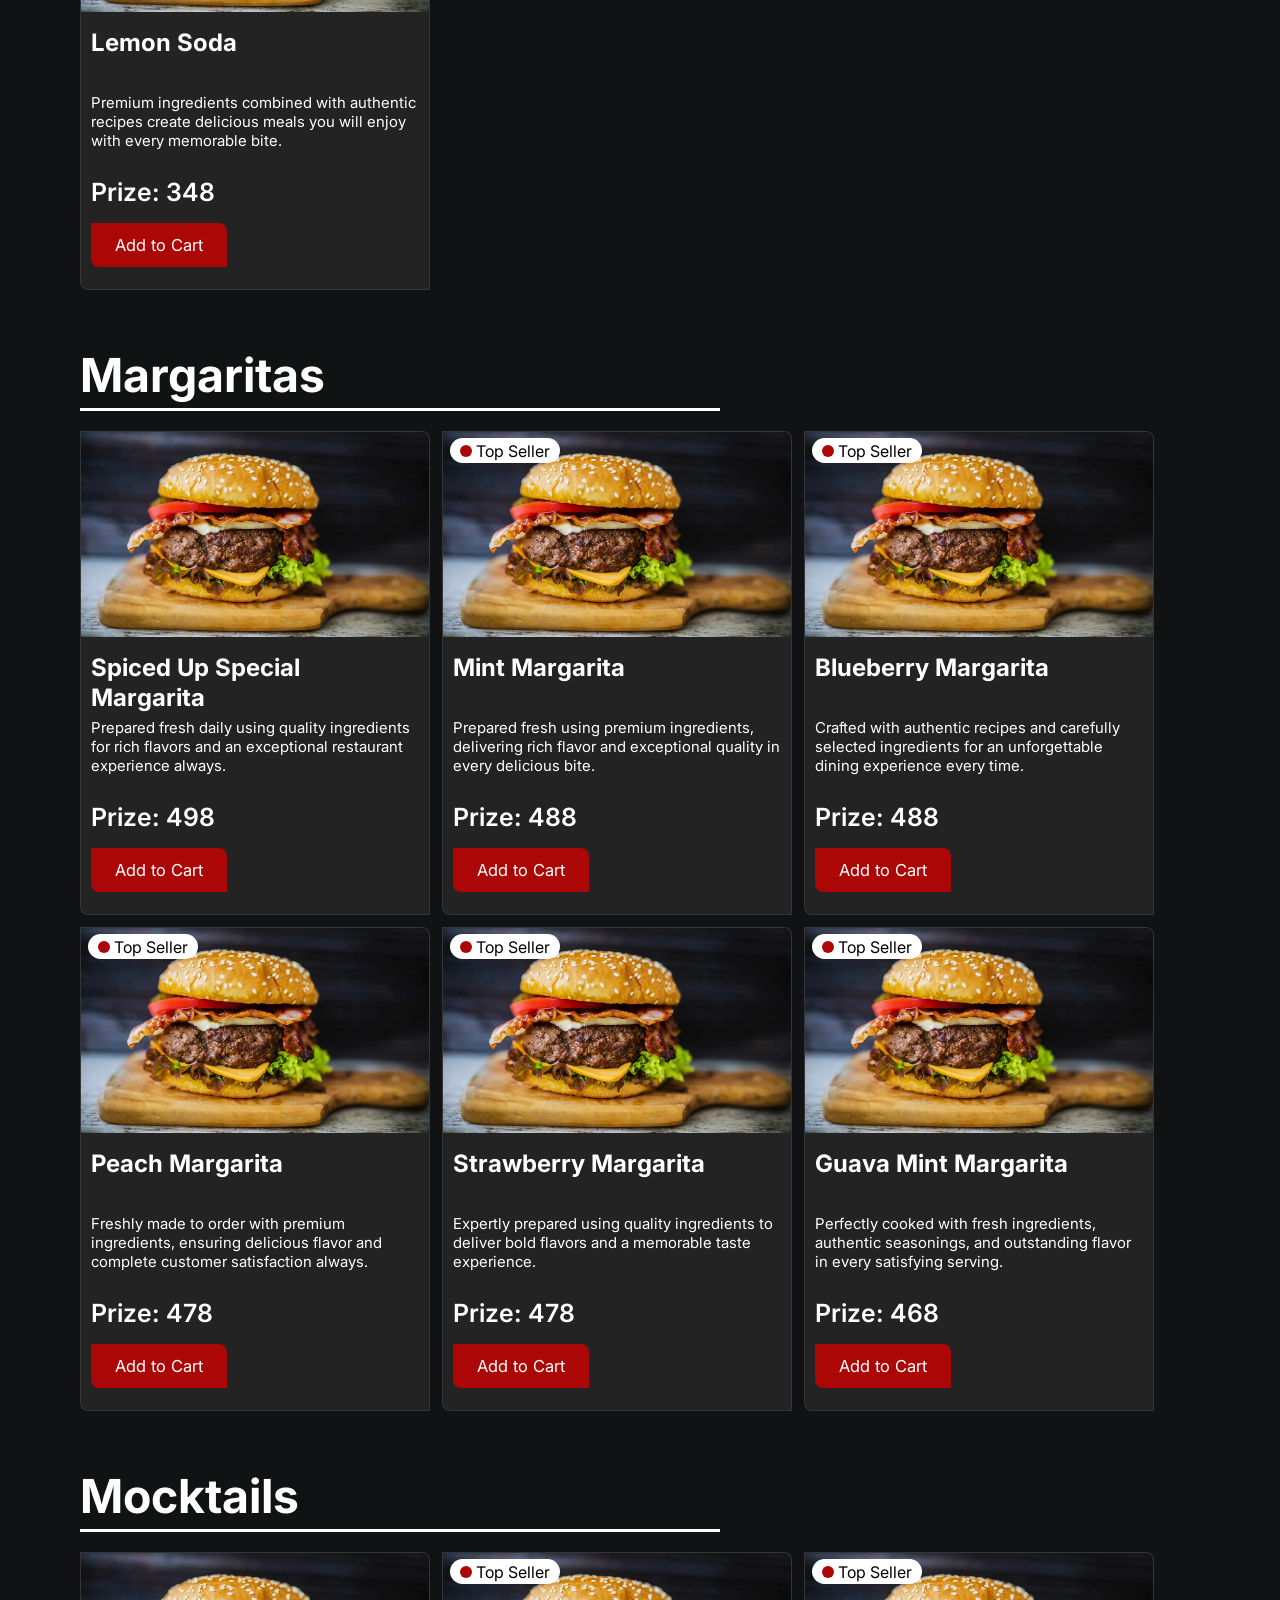
<file: menu.html>
<!DOCTYPE html>
<html lang="en">

<head>
    <meta charset="UTF-8">
    <meta name="viewport" content="width=device-width, initial-scale=1.0">
    <title>Menu | Spiced Up Restaurant</title>
    <meta name="description"
        content="Explore the complete Spiced Up Restaurant menu featuring burgers, pizzas, wraps, steaks, BBQ, desserts, drinks, and more. Order online for pickup or delivery.">
    <link rel="shortcut icon" href="favicon.webp" type="image/x-icon">
    <link rel="stylesheet" href="style2.css">
</head>

<body>
    <button aria-label="Add to cart" onclick="Checkoutopen()" class="mobile-btn">
        <svg xmlns="http://www.w3.org/2000/svg" height="45px" viewBox="0 -960 960 960" width="35px" fill="#FFFFFF">
            <path
                d="M226.67-80q-27 0-46.84-19.83Q160-119.67 160-146.67v-506.66q0-27 19.83-46.84Q199.67-720 226.67-720h100v-6.67q0-64 44.66-108.66Q416-880 480-880t108.67 44.67q44.66 44.66 44.66 108.66v6.67h100q27 0 46.84 19.83Q800-680.33 800-653.33v506.66q0 27-19.83 46.84Q760.33-80 733.33-80H226.67Zm0-66.67h506.66v-506.66h-100v86.66q0 14.17-9.61 23.75-9.62 9.59-23.84 9.59-14.21 0-23.71-9.59-9.5-9.58-9.5-23.75v-86.66H393.33v86.66q0 14.17-9.61 23.75-9.62 9.59-23.84 9.59-14.21 0-23.71-9.59-9.5-9.58-9.5-23.75v-86.66h-100v506.66ZM393.33-720h173.34v-6.67q0-36.33-25.17-61.5-25.17-25.16-61.5-25.16t-61.5 25.16q-25.17 25.17-25.17 61.5v6.67ZM226.67-146.67v-506.66 506.66Z" />
        </svg>
    </button>
    <header id="menu">
        <nav>
            <div class="menu-header">
                <h2>Our <span style="color:#cc000f;">Menu</span></h2>
            </div>
            <div class="tost">That item is already in Cart</div>
            <div class="menu-btn">

                <button onclick="Checkoutopen()" class="checkout">
                    Checkout
                    <svg xmlns="http://www.w3.org/2000/svg" height="45px" viewBox="0 -960 960 960" width="35px"
                        fill="#FFFFFF">
                        <path
                            d="M226.67-80q-27 0-46.84-19.83Q160-119.67 160-146.67v-506.66q0-27 19.83-46.84Q199.67-720 226.67-720h100v-6.67q0-64 44.66-108.66Q416-880 480-880t108.67 44.67q44.66 44.66 44.66 108.66v6.67h100q27 0 46.84 19.83Q800-680.33 800-653.33v506.66q0 27-19.83 46.84Q760.33-80 733.33-80H226.67Zm0-66.67h506.66v-506.66h-100v86.66q0 14.17-9.61 23.75-9.62 9.59-23.84 9.59-14.21 0-23.71-9.59-9.5-9.58-9.5-23.75v-86.66H393.33v86.66q0 14.17-9.61 23.75-9.62 9.59-23.84 9.59-14.21 0-23.71-9.59-9.5-9.58-9.5-23.75v-86.66h-100v506.66ZM393.33-720h173.34v-6.67q0-36.33-25.17-61.5-25.17-25.16-61.5-25.16t-61.5 25.16q-25.17 25.17-25.17 61.5v6.67ZM226.67-146.67v-506.66 506.66Z" />
                    </svg>
                </button>
            </div>
        </nav>
        <div onclick="Checkoutclose()" class="layer"></div>
        <nav class="sidebar">
            <svg onclick="Checkoutclose()" class="sidebar-close" xmlns="http://www.w3.org/2000/svg" height="40px"
                viewBox="0 -960 960 960" width="40px" fill="#000000">
                <path
                    d="m256-200-56-56 224-224-224-224 56-56 224 224 224-224 56 56-224 224 224 224-56 56-224-224-224 224Z" />
            </svg>
            <h2>Checkout</h2>
            <div class="checkout-cards">
            </div>
            <div class="product-detail">
                <span><input onclick="delivery()" id="Pick up" type="radio" name="Product-detalis">
                    <label for="Pick up">Pick up</label></span>
                <span><input onclick="delivery()" id="Cash on Delivery" type="radio" name="Product-detalis">
                    <label for="Cash on Delivery">Cash on delivery</label></span>
                <h3 class="total">Subtotal: <span id="totalprize">0</span></h3>

                <p class="caution"></p>
                <button type="button" class="sidebar-btn">Continue <svg class="continu-arrow"
                        xmlns="http://www.w3.org/2000/svg" height="24px" viewBox="0 -960 960 960" width="24px"
                        fill="#e3e3e3">
                        <path d="M647-440H160v-80h487L423-744l57-56 320 320-320 320-57-56 224-224Z" />
                    </svg></button>
            </div>
        </nav>
        <div onclick="Customerclose()" class="customer-layer"></div>
        <nav class="customer-sidebar">
            <svg onclick="Customerclose()" class="customer-close" xmlns="http://www.w3.org/2000/svg" height="40px"
                viewBox="0 -960 960 960" width="40px" fill="#000000">
                <path
                    d="m256-200-56-56 224-224-224-224 56-56 224 224 224-224 56 56-224 224 224 224-56 56-224-224-224 224Z" />
            </svg>
            <h2>Customer Details</h2>
            <div class="customer-detail">
                <form id="customer-details-form">
                    <label for="Name">Name</label>
                    <input type="text" autocomplete="additional-name" placeholder="Your Name." name="Name" id="Name">
                    <p class="Name-caution"></p>
                    <label for="number">Phone Number</label>
                    <input type="text" placeholder="Phone Number." name="number" id="number">
                    <p class="Number-caution"></p>
                    <label for="Area">Area</label>
                    <select name="Area" id="Area" required>
                        <option value="Please choose your area">Please choose your area</option>
                        <option value="Satellite Town">Satellite Town</option>
                        <option value="University Road">University Road</option>
                        <option value="Alif Chowk">Alif Chowk</option>
                    </select>
                    <p class="form-caution"></p>
                    <label for="address">Full Address</label>
                    <input type="text" autocomplete="additional-name" placeholder="Delivery Address." name="address"
                        id="address">
                    <p class="address-caution"></p>
                    <label for="massage">Massage (Optional)</label>
                    <textarea name="massage" placeholder="Tell us about your aditional requariments."
                        id="massage"></textarea>
                    <button type="button" class="back-btn"><svg class="back-checkout" xmlns="http://www.w3.org/2000/svg"
                            height="24px" viewBox="0 -960 960 960" width="24px" fill="#e3e3e3">
                            <path d="m313-440 224 224-57 56-320-320 320-320 57 56-224 224h487v80H313Z" />
                        </svg> Back</button>
                    <div class="total-div">
                        <h4 class="total">Subtotal: <span id="totalprize">0</span></h4>
                        <h4 class="total">Delivery-Charges: <span id="totalprize">0</span></h4>
                        <h3 class="total">Total: <span>0</span></h3>
                        <h3 class="total">Total: <span>0</span></h3>
                    </div>
                    <button type="submit" class="sidebar-btn">Order On Whatsapp</button>
                </form>
            </div>
        </nav>
    </header>
    <main>
        <section class="tabs">
            <div id="left" class="left">
                <svg xmlns="http://www.w3.org/2000/svg" height="35px" viewBox="0 -960 960 960" width="35px"
                    fill="white">
                    <path d="M400-80 0-480l400-400 71 71-329 329 329 329-71 71Z" />
                </svg>
            </div>
            <div class="main-tabs">
                <div class="active" data-name="All">All</div>
                <div data-name="Burger">Burgers</div>
                <div data-name="Pizza">Pizzas</div>
                <div data-name="Wrap & Rolls">Wraps & Rolls</div>
                <div data-name="Cakes">Cakes</div>
                <div data-name="Drinks">Drinks</div>
                <div data-name="Noodles">Noodles</div>
                <div data-name="Wings">Wings</div>
                <div data-name="Bbq">Bbq</div>
                <div data-name="Beef">Beef</div>
                <div data-name="Handi">Handi</div>
                <div data-name="Mutton">Mutton</div>
                <div data-name="Steak's">Steak's</div>
                <div data-name="Karahi">Karahi</div>
                <div data-name="Rice">Rice</div>
                <div data-name="Naan/Roti">Naan/Roti</div>
                <div data-name="Italian">Italian</div>
                <div data-name="Desserts">Desserts</div>
                <div data-name="Royal Bbq">Royal Bbq</div>
                <div data-name="Sandwiches & Panini">Sandwiches & Panini</div>
                <div data-name="Chinese Wok">Chinese Wok</div>
                <div data-name="From The Wok Thai">From The Wok Thai</div>
                <div data-name="From The Oceans">From The Oceans</div>
                <div data-name="Add On">Add On</div>
            </div>
            <div id="right" class="right">
                <svg xmlns="http://www.w3.org/2000/svg" height="35px" viewBox="0 -960 960 960" width="35px"
                    fill="white">
                    <path d="m321-80-71-71 329-329-329-329 71-71 400 400L321-80Z" />
                </svg>
            </div>
        </section>
        <section class="main">
            <div class="main-card">
                <div class="catagores" data-name="Burger">
                    <div class="main-header">
                        <h3>Burgers</h3>
                    </div>
                    <div class="main-items">
                        <div class="cards">
                            <div class="card-img">
                                <div class="card-img">
                                    <img fetchpriority="high" loading="eager" decoding="async" alt="Prodct Img"
                                        src="assets/amarican-beef-burger.webp" />
                                </div>
                            </div>
                            <div>
                                <div class="card-contant">
                                    <h2>Spiced Up Special Burger</h2>
                                    <p>Made with passion, premium ingredients, and authentic recipes to deliver
                                        exceptional taste every single time.</p>
                                    <h3>Prize: <span>1,148</span> </h3>
                                </div>
                                <button class="card-btn" id="Spiced Up Special Burger">Add to Cart</button>
                            </div>
                        </div>
                        <div class="cards">
                            <div class="card-img">
                                <div class="card-img">
                                    <img alt="Prodct Img" src="assets/amarican-beef-burger.webp" />
                                </div>
                                <div class="capsule">
                                    <div class="cap-icon"></div>
                                    <div class="cap-title">Top Seller</div>
                                </div>
                            </div>
                            <div>
                                <div class="card-contant">
                                    <h2>American Smash Burger-Beef</h2>
                                    <p>Enjoy rich flavors and fresh ingredients carefully prepared for a truly
                                        satisfying dining experience today.</p>
                                    <h3>Prize: <span>1,248</span> </h3>
                                </div>
                                <button class="card-btn" id="American Smash Burger-Beef">Add to Cart</button>
                            </div>
                        </div>
                        <div class="cards">
                            <div class="card-img">
                                <img alt="Prodct Img" src="assets/amarican-beef-burger.webp" />
                            </div>
                            <div>
                                <div class="card-contant">
                                    <h2>Philly Cheese Steak Burger-Beef</h2>
                                    <p>Fresh ingredients, expert preparation, and delicious flavors come together in
                                        every perfectly crafted serving.</p>
                                    <h3>Prize: <span>1,348</span> </h3>
                                </div>
                                <button class="card-btn">Add to Cart</button>
                            </div>
                        </div>
                        <div class="cards">
                            <div class="card-img">
                                <img alt="Prodct Img" src="assets/amarican-beef-burger.webp" />
                            </div>
                            <div>
                                <div class="card-contant">
                                    <h2>Crispy Fish Burger</h2>
                                    <p>Carefully prepared with premium ingredients to deliver freshness, quality, and
                                        unforgettable flavor every time.</p>
                                    <h3>Prize: <span>1,298</span> </h3>
                                </div>
                                <button class="card-btn">Add to Cart</button>
                            </div>
                        </div>
                        <div class="cards">
                            <div class="card-img">
                                <img alt="Prodct Img" src="assets/amarican-beef-burger.webp" />
                            </div>
                            <div>
                                <div class="card-contant">
                                    <h2>Crispy Pounder Burger</h2>
                                    <p>Experience authentic taste created with fresh ingredients, expert preparation,
                                        and exceptional attention to quality.</p>
                                    <h3>Prize: <span>1,048</span> </h3>
                                </div>
                                <button class="card-btn">Add to Cart</button>
                            </div>
                        </div>
                        <div class="cards">
                            <div class="card-img">
                                <img alt="Prodct Img" src="assets/amarican-beef-burger.webp" />
                            </div>
                            <div>
                                <div class="card-contant">
                                    <h2>Chilli Cheetos Burger</h2>
                                    <p>Premium ingredients combined with authentic recipes create delicious meals you
                                        will enjoy with every memorable bite.</p>
                                    <h3>Prize: <span>998</span> </h3>
                                </div>
                                <button class="card-btn">Add to Cart</button>
                            </div>
                        </div>
                        <div class="cards">
                            <div class="card-img">
                                <img alt="Prodct Img" src="assets/amarican-beef-burger.webp" />
                            </div>
                            <div>
                                <div class="card-contant">
                                    <h2>Mouthful Crunchy Burger</h2>
                                    <p>Prepared fresh daily using quality ingredients for rich flavors and an
                                        exceptional restaurant experience always.</p>
                                    <h3>Prize: <span>998</span> </h3>
                                </div>
                                <button class="card-btn">Add to Cart</button>
                            </div>
                        </div>
                    </div>
                </div>
                <div class="catagores" data-name="Pizza">
                    <div class="main-header">
                        <h3>Pizzas</h3>
                    </div>
                    <div class="main-items">
                        <div class="cards">
                            <div class="card-img">
                                <img alt="Prodct Img" src="assets/amarican-beef-burger.webp" />
                            </div>
                            <div>
                                <div class="card-contant">
                                    <h2>Spiced Up Special Pizza</h2>
                                    <p>Prepared fresh using premium ingredients, delivering rich flavor and exceptional
                                        quality in every delicious bite.</p>
                                    <h3>Prize: <span>1,448</span> </h3>
                                </div>
                                <button class="card-btn">Add to Cart</button>
                            </div>
                        </div>
                        <div class="cards">
                            <div class="card-img">
                                <div class="capsule">
                                    <div class="cap-icon"></div>
                                    <div class="cap-title">Top Seller</div>
                                </div>
                                <img alt="Prodct Img" src="assets/amarican-beef-burger.webp" />
                            </div>
                            <div>
                                <div class="card-contant">
                                    <h2>Kebabish Stuff Pizza</h2>
                                    <p>Crafted with authentic recipes and carefully selected ingredients for an
                                        unforgettable dining experience every time.</p>
                                    <h3>Prize: <span>1,448</span> </h3>
                                </div>
                                <button class="card-btn">Add to Cart</button>
                            </div>
                        </div>
                        <div class="cards">
                            <div class="card-img">
                                <img alt="Prodct Img" src="assets/amarican-beef-burger.webp" />
                            </div>
                            <div>
                                <div class="card-contant">
                                    <h2>Donner Pizza</h2>
                                    <p>Freshly made to order with premium ingredients, ensuring delicious flavor and
                                        complete customer satisfaction always.</p>
                                    <h3>Prize: <span>1,448</span> </h3>
                                </div>
                                <button class="card-btn">Add to Cart</button>
                            </div>
                        </div>
                        <div class="cards">
                            <div class="card-img">
                                <img alt="Prodct Img" src="assets/amarican-beef-burger.webp" />
                            </div>
                            <div>
                                <div class="card-contant">
                                    <h2>Chesse Lover Pizza</h2>
                                    <p>Expertly prepared using quality ingredients to deliver bold flavors and a
                                        memorable taste experience.</p>
                                    <h3>Prize: <span>1,448</span> </h3>
                                </div>
                                <button class="card-btn">Add to Cart</button>
                            </div>
                        </div>
                        <div class="cards">
                            <div class="card-img">
                                <img alt="Prodct Img" src="assets/amarican-beef-burger.webp" />
                            </div>
                            <div>
                                <div class="card-contant">
                                    <h2>Chicken Supreme Pizza</h2>
                                    <p>Perfectly cooked with fresh ingredients, authentic seasonings, and outstanding
                                        flavor in every satisfying serving.</p>
                                    <h3>Prize: <span>1,428</span> </h3>
                                </div>
                                <button class="card-btn">Add to Cart</button>
                            </div>
                        </div>
                        <div class="cards">
                            <div class="card-img">
                                <img alt="Prodct Img" src="assets/amarican-beef-burger.webp" />
                            </div>
                            <div>
                                <div class="card-contant">
                                    <h2>Malai Boti Pizza</h2>
                                    <p>Made with passion, premium ingredients, and authentic recipes to deliver
                                        exceptional taste every single time.</p>
                                    <h3>Prize: <span>1,428</span> </h3>
                                </div>
                                <button class="card-btn">Add to Cart</button>
                            </div>
                        </div>
                        <div class="cards">
                            <div class="card-img">
                                <img alt="Prodct Img" src="assets/amarican-beef-burger.webp" />
                            </div>
                            <div>
                                <div class="card-contant">
                                    <h2>Crispy Crunchy Pizza</h2>
                                    <p>Enjoy rich flavors and fresh ingredients carefully prepared for a truly
                                        satisfying dining experience today.</p>
                                    <h3>Prize: <span>1,428</span> </h3>
                                </div>
                                <button class="card-btn">Add to Cart</button>
                            </div>
                        </div>
                        <div class="cards">
                            <div class="card-img">
                                <img alt="Prodct Img" src="assets/amarican-beef-burger.webp" />
                            </div>
                            <div>
                                <div class="card-contant">
                                    <h2>Tikka Pizza</h2>
                                    <p>Fresh ingredients, expert preparation, and delicious flavors come together in
                                        every perfectly crafted serving.</p>
                                    <h3>Prize: <span>1,398</span> </h3>
                                </div>
                                <button class="card-btn">Add to Cart</button>
                            </div>
                        </div>
                        <div class="cards">
                            <div class="card-img">
                                <img alt="Prodct Img" src="assets/amarican-beef-burger.webp" />
                            </div>
                            <div>
                                <div class="card-contant">
                                    <h2>Fajita Pizza</h2>
                                    <p>Carefully prepared with premium ingredients to deliver freshness, quality, and
                                        unforgettable flavor every time.</p>
                                    <h3>Prize: <span>1,398</span> </h3>
                                </div>
                                <button class="card-btn">Add to Cart</button>
                            </div>
                        </div>
                        <div class="cards">
                            <div class="card-img">
                                <img alt="Prodct Img" src="assets/amarican-beef-burger.webp" />
                            </div>
                            <div>
                                <div class="card-contant">
                                    <h2>Pepperoni Pizza (Thin-Crust)</h2>
                                    <p>Experience authentic taste created with fresh ingredients, expert preparation,
                                        and exceptional attention to quality.</p>
                                    <h3>Prize: <span>1,898</span> </h3>
                                </div>
                                <button class="card-btn">Add to Cart</button>
                            </div>
                        </div>
                        <div class="cards">
                            <div class="card-img">
                                <img alt="Prodct Img" src="assets/amarican-beef-burger.webp" />
                            </div>
                            <div>
                                <div class="card-contant">
                                    <h2>Royal Crust Pizza</h2>
                                    <p>Premium ingredients combined with authentic recipes create delicious meals you
                                        will enjoy with every memorable bite.</p>
                                    <h3>Prize: <span>1,398</span> </h3>
                                </div>
                                <button class="card-btn">Add to Cart</button>
                            </div>
                        </div>
                    </div>
                </div>
                <div class="catagores" data-name="Wrap & Rolls">
                    <div class="main-header">
                        <h3>Wraps &amp; Rolls</h3>
                    </div>
                    <div class="main-items">
                        <div class="cards">
                            <div class="card-img">
                                <img alt="Prodct Img" src="assets/amarican-beef-burger.webp" />
                            </div>
                            <div>
                                <div class="card-contant">
                                    <h2>Spiced Up Special Oven Baked Wrap</h2>
                                    <p>Prepared fresh daily using quality ingredients for rich flavors and an
                                        exceptional restaurant experience always.</p>
                                    <h3>Prize: <span>1,198</span> </h3>
                                </div>
                                <button class="card-btn">Add to Cart</button>
                            </div>
                        </div>
                        <div class="cards">
                            <div class="card-img">
                                <img alt="Prodct Img" src="assets/amarican-beef-burger.webp" />
                                <div class="capsule">
                                    <div class="cap-icon"></div>
                                    <div class="cap-title">Top Seller</div>
                                </div>
                            </div>
                            <div>
                                <div class="card-contant">
                                    <h2>Kebabish Wrap</h2>
                                    <p>Prepared fresh using premium ingredients, delivering rich flavor and exceptional
                                        quality in every delicious bite.</p>
                                    <h3>Prize: <span>748</span> </h3>
                                </div>
                                <button class="card-btn">Add to Cart</button>
                            </div>
                        </div>
                        <div class="cards">
                            <div class="card-img">
                                <img alt="Prodct Img" src="assets/amarican-beef-burger.webp" />
                            </div>
                            <div>
                                <div class="card-contant">
                                    <h2>Malai Boti Wrap</h2>
                                    <p>Crafted with authentic recipes and carefully selected ingredients for an
                                        unforgettable dining experience every time.</p>
                                    <h3>Prize: <span>698</span> </h3>
                                </div>
                                <button class="card-btn">Add to Cart</button>
                            </div>
                        </div>
                        <div class="cards">
                            <div class="card-img">
                                <img alt="Prodct Img" src="assets/amarican-beef-burger.webp" />
                            </div>
                            <div>
                                <div class="card-contant">
                                    <h2>Tandoori Wrap</h2>
                                    <p>Freshly made to order with premium ingredients, ensuring delicious flavor and
                                        complete customer satisfaction always.</p>
                                    <h3>Prize: <span>698</span> </h3>
                                </div>
                                <button class="card-btn">Add to Cart</button>
                            </div>
                        </div>
                        <div class="cards">
                            <div class="card-img">
                                <img alt="Prodct Img" src="assets/amarican-beef-burger.webp" />
                            </div>
                            <div>
                                <div class="card-contant">
                                    <h2>Zinger Wrap</h2>
                                    <p>Expertly prepared using quality ingredients to deliver bold flavors and a
                                        memorable taste experience.</p>
                                    <h3>Prize: <span>648</span> </h3>
                                </div>
                                <button class="card-btn">Add to Cart</button>
                            </div>
                        </div>
                        <div class="cards">
                            <div class="card-img">
                                <img alt="Prodct Img" src="assets/amarican-beef-burger.webp" />
                            </div>
                            <div>
                                <div class="card-contant">
                                    <h2>Spiced Up Special Roll</h2>
                                    <p>Perfectly cooked with fresh ingredients, authentic seasonings, and outstanding
                                        flavor in every satisfying serving.</p>
                                    <h3>Prize: <span>798</span> </h3>
                                </div>
                                <button class="card-btn">Add to Cart</button>
                            </div>
                        </div>
                        <div class="cards">
                            <div class="card-img">
                                <img alt="Prodct Img" src="assets/amarican-beef-burger.webp" />
                            </div>
                            <div>
                                <div class="card-contant">
                                    <h2>Malai-Boti Roll</h2>
                                    <p>Made with passion, premium ingredients, and authentic recipes to deliver
                                        exceptional taste every single time.</p>
                                    <h3>Prize: <span>768</span> </h3>
                                </div>
                                <button class="card-btn">Add to Cart</button>
                            </div>
                        </div>
                        <div class="cards">
                            <div class="card-img">
                                <img alt="Prodct Img" src="assets/amarican-beef-burger.webp" />
                            </div>
                            <div>
                                <div class="card-contant">
                                    <h2>Kebabish Roll</h2>
                                    <p>Enjoy rich flavors and fresh ingredients carefully prepared for a truly
                                        satisfying dining experience today.</p>
                                    <h3>Prize: <span>748</span> </h3>
                                </div>
                                <button class="card-btn">Add to Cart</button>
                            </div>
                        </div>
                        <div class="cards">
                            <div class="card-img">
                                <img alt="Prodct Img" src="assets/amarican-beef-burger.webp" />
                            </div>
                            <div>
                                <div class="card-contant">
                                    <h2>Crispy Crunchy Roll</h2>
                                    <p>Fresh ingredients, expert preparation, and delicious flavors come together in
                                        every perfectly crafted serving.</p>
                                    <h3>Prize: <span>738</span> </h3>
                                </div>
                                <button class="card-btn">Add to Cart</button>
                            </div>
                        </div>
                    </div>
                </div>
                <div class="catagores" data-name="Cakes">
                    <div class="main-header">
                        <h3>Cakes</h3>
                    </div>
                    <div class="main-items">
                        <div class="cards">
                            <div class="card-img">
                                <img alt="Prodct Img" src="assets/amarican-beef-burger.webp" />
                            </div>
                            <div>
                                <div class="card-contant">
                                    <h2>Lotus Cheese Cake
                                        (Slice)</h2>
                                    <p>Carefully prepared with premium ingredients to deliver freshness, quality, and
                                        unforgettable flavor every time.</p>
                                    <h3>Prize: <span>598</span> </h3>
                                </div>
                                <button class="card-btn">Add to Cart</button>
                            </div>
                        </div>
                        <div class="cards">
                            <div class="card-img">
                                <img alt="Prodct Img" src="assets/amarican-beef-burger.webp" />
                                <div class="capsule">
                                    <div class="cap-icon"></div>
                                    <div class="cap-title">Top Seller</div>
                                </div>
                            </div>
                            <div>
                                <div class="card-contant">
                                    <h2>Three Milk Cake
                                        (Slice)</h2>
                                    <p>Experience authentic taste created with fresh ingredients, expert preparation,
                                        and exceptional attention to quality.</p>
                                    <h3>Prize: <span>598</span> </h3>
                                </div>
                                <button class="card-btn">Add to Cart</button>
                            </div>
                        </div>
                        <div class="cards">
                            <div class="card-img">
                                <img alt="Prodct Img" src="assets/amarican-beef-burger.webp" />
                            </div>
                            <div>
                                <div class="card-contant">
                                    <h2>Nutella Chocolate Cake
                                        (Slice)</h2>
                                    <p>Premium ingredients combined with authentic recipes create delicious meals you
                                        will enjoy with every memorable bite.</p>
                                    <h3>Prize: <span>588</span> </h3>
                                </div>
                                <button class="card-btn">Add to Cart</button>
                            </div>
                        </div>
                        <div class="cards">
                            <div class="card-img">
                                <img alt="Prodct Img" src="assets/amarican-beef-burger.webp" />
                            </div>
                            <div>
                                <div class="card-contant">
                                    <h2>Fudge Chocolate Cake
                                        (Slice)</h2>
                                    <p>Prepared fresh daily using quality ingredients for rich flavors and an
                                        exceptional restaurant experience always.</p>
                                    <h3>Prize: <span>588</span> </h3>
                                </div>
                                <button class="card-btn">Add to Cart</button>
                            </div>
                        </div>
                        <div class="cards">
                            <div class="card-img">
                                <img alt="Prodct Img" src="assets/amarican-beef-burger.webp" />
                            </div>
                            <div>
                                <div class="card-contant">
                                    <h2>Dairy Milk Chocolate Cake
                                        (Slice)</h2>
                                    <p>Prepared fresh using premium ingredients, delivering rich flavor and exceptional
                                        quality in every delicious bite.</p>
                                    <h3>Prize: <span>578</span> </h3>
                                </div>
                                <button class="card-btn">Add to Cart</button>
                            </div>
                        </div>
                        <div class="cards">
                            <div class="card-img">
                                <img alt="Prodct Img" src="assets/amarican-beef-burger.webp" />
                            </div>
                            <div>
                                <div class="card-contant">
                                    <h2>Ferrero Rocher Cake
                                        (Slice)</h2>
                                    <p>Crafted with authentic recipes and carefully selected ingredients for an
                                        unforgettable dining experience every time.</p>
                                    <h3>Prize: <span>578</span> </h3>
                                </div>
                                <button class="card-btn">Add to Cart</button>
                            </div>
                        </div>
                        <div class="cards">
                            <div class="card-img">
                                <img alt="Prodct Img" src="assets/amarican-beef-burger.webp" />
                            </div>
                            <div>
                                <div class="card-contant">
                                    <h2>Bounty Chocolate Cake
                                        (Slice)</h2>
                                    <p>Freshly made to order with premium ingredients, ensuring delicious flavor and
                                        complete customer satisfaction always.</p>
                                    <h3>Prize: <span>548</span> </h3>
                                </div>
                                <button class="card-btn">Add to Cart</button>
                            </div>
                        </div>
                        <div class="cards">
                            <div class="card-img">
                                <img alt="Prodct Img" src="assets/amarican-beef-burger.webp" />
                            </div>
                            <div>
                                <div class="card-contant">
                                    <h2>Kit-Kat Chocolate Cake
                                        (Slice)</h2>
                                    <p>Expertly prepared using quality ingredients to deliver bold flavors and a
                                        memorable taste experience.</p>
                                    <h3>Prize: <span>548</span> </h3>
                                </div>
                                <button class="card-btn">Add to Cart</button>
                            </div>
                        </div>
                        <div class="cards">
                            <div class="card-img">
                                <img alt="Prodct Img" src="assets/amarican-beef-burger.webp" />
                            </div>
                            <div>
                                <div class="card-contant">
                                    <h2>Caramel Cake
                                        (Slice)
                                    </h2>
                                    <p>Perfectly cooked with fresh ingredients, authentic seasonings, and outstanding
                                        flavor in every satisfying serving.</p>
                                    <h3>Prize: <span>528</span> </h3>
                                </div>
                                <button class="card-btn">Add to Cart</button>
                            </div>
                        </div>
                        <div class="cards">
                            <div class="card-img">
                                <img alt="Prodct Img" src="assets/amarican-beef-burger.webp" />
                            </div>
                            <div>
                                <div class="card-contant">
                                    <h2>Red Velvet Cake
                                        (Slice)
                                    </h2>
                                    <p>Made with passion, premium ingredients, and authentic recipes to deliver
                                        exceptional taste every single time.</p>
                                    <h3>Prize: <span>528</span> </h3>
                                </div>
                                <button class="card-btn">Add to Cart</button>
                            </div>
                        </div>
                    </div>
                </div>
                <div class="catagores" data-name="Drinks">
                    <div class="main-header">
                        <h3>Monster Shakes</h3>
                    </div>
                    <div class="main-items">
                        <div class="cards">
                            <div class="card-img">
                                <img alt="Prodct Img" src="assets/amarican-beef-burger.webp" />
                            </div>
                            <div>
                                <div class="card-contant">
                                    <h2>Nutella Shake</h2>
                                    <p>Enjoy rich flavors and fresh ingredients carefully prepared for a truly
                                        satisfying dining experience today.</p>
                                    <h3>Prize: <span>688</span> </h3>
                                </div>
                                <button class="card-btn">Add to Cart</button>
                            </div>
                        </div>
                        <div class="cards">
                            <div class="card-img">
                                <img alt="Prodct Img" src="assets/amarican-beef-burger.webp" />
                                <div class="capsule">
                                    <div class="cap-icon"></div>
                                    <div class="cap-title">Top Seller</div>
                                </div>
                            </div>
                            <div>
                                <div class="card-contant">
                                    <h2>Kit-Kat Shake</h2>
                                    <p>Fresh ingredients, expert preparation, and delicious flavors come together in
                                        every perfectly crafted serving.</p>
                                    <h3>Prize: <span>688</span> </h3>
                                </div>
                                <button class="card-btn">Add to Cart</button>
                            </div>
                        </div>
                        <div class="cards">
                            <div class="card-img">
                                <img alt="Prodct Img" src="assets/amarican-beef-burger.webp" />
                            </div>
                            <div>
                                <div class="card-contant">
                                    <h2>Oreo Shake</h2>
                                    <p>Carefully prepared with premium ingredients to deliver freshness, quality, and
                                        unforgettable flavor every time.</p>
                                    <h3>Prize: <span>678</span> </h3>
                                </div>
                                <button class="card-btn">Add to Cart</button>
                            </div>
                        </div>
                        <div class="cards">
                            <div class="card-img">
                                <img alt="Prodct Img" src="assets/amarican-beef-burger.webp" />
                            </div>
                            <div>
                                <div class="card-contant">
                                    <h2>Freak Cheese Shake</h2>
                                    <p>Experience authentic taste created with fresh ingredients, expert preparation,
                                        and exceptional attention to quality.</p>
                                    <h3>Prize: <span>678</span> </h3>
                                </div>
                                <button class="card-btn">Add to Cart</button>
                            </div>
                        </div>
                        <div class="cards">
                            <div class="card-img">
                                <img alt="Prodct Img" src="assets/amarican-beef-burger.webp" />
                            </div>
                            <div>
                                <div class="card-contant">
                                    <h2>Strawberry Shake</h2>
                                    <p>Premium ingredients combined with authentic recipes create delicious meals you
                                        will enjoy with every memorable bite.</p>
                                    <h3>Prize: <span>658</span> </h3>
                                </div>
                                <button class="card-btn">Add to Cart</button>
                            </div>
                        </div>
                        <div class="cards">
                            <div class="card-img">
                                <img alt="Prodct Img" src="assets/amarican-beef-burger.webp" />
                            </div>
                            <div>
                                <div class="card-contant">
                                    <h2>Vanilla Shake</h2>
                                    <p>Prepared fresh daily using quality ingredients for rich flavors and an
                                        exceptional restaurant experience always.</p>
                                    <h3>Prize: <span>638</span> </h3>
                                </div>
                                <button class="card-btn">Add to Cart</button>
                            </div>
                        </div>
                        <div class="cards">
                            <div class="card-img">
                                <img alt="Prodct Img" src="assets/amarican-beef-burger.webp" />
                            </div>
                            <div>
                                <div class="card-contant">
                                    <h2>Chocolate Shake</h2>
                                    <p>Prepared fresh using premium ingredients, delivering rich flavor and exceptional
                                        quality in every delicious bite.</p>
                                    <h3>Prize: <span>638</span> </h3>
                                </div>
                                <button class="card-btn">Add to Cart</button>
                            </div>
                        </div>
                        <div class="cards">
                            <div class="card-img">
                                <img alt="Prodct Img" src="assets/amarican-beef-burger.webp" />
                            </div>
                            <div>
                                <div class="card-contant">
                                    <h2>Banana Shake</h2>
                                    <p>Crafted with authentic recipes and carefully selected ingredients for an
                                        unforgettable dining experience every time.</p>
                                    <h3>Prize: <span>628</span> </h3>
                                </div>
                                <button class="card-btn">Add to Cart</button>
                            </div>
                        </div>
                        <div class="cards">
                            <div class="card-img">
                                <img alt="Prodct Img" src="assets/amarican-beef-burger.webp" />
                            </div>
                            <div>
                                <div class="card-contant">
                                    <h2>Carmal Shake</h2>
                                    <p>Freshly made to order with premium ingredients, ensuring delicious flavor and
                                        complete customer satisfaction always.</p>
                                    <h3>Prize: <span>628</span> </h3>
                                </div>
                                <button class="card-btn">Add to Cart</button>
                            </div>
                        </div>
                    </div>
                    <div class="main-header">
                        <h3>Iced Coffee</h3>
                    </div>
                    <div class="main-items">
                        <div class="cards">
                            <div class="card-img">
                                <img alt="Prodct Img" src="assets/amarican-beef-burger.webp" />
                            </div>
                            <div>
                                <div class="card-contant">
                                    <h2>Iced Carmal Latte</h2>
                                    <p>Expertly prepared using quality ingredients to deliver bold flavors and a
                                        memorable taste experience.</p>
                                    <h3>Prize: <span>588</span> </h3>
                                </div>
                                <button class="card-btn">Add to Cart</button>
                            </div>
                        </div>
                        <div class="cards">
                            <div class="card-img">
                                <img alt="Prodct Img" src="assets/amarican-beef-burger.webp" />
                                <div class="capsule">
                                    <div class="cap-icon"></div>
                                    <div class="cap-title">Top Seller</div>
                                </div>
                            </div>
                            <div>
                                <div class="card-contant">
                                    <h2>Iced Chocolate Latte</h2>
                                    <p>Perfectly cooked with fresh ingredients, authentic seasonings, and outstanding
                                        flavor in every satisfying serving.</p>
                                    <h3>Prize: <span>578</span> </h3>
                                </div>
                                <button class="card-btn">Add to Cart</button>
                            </div>
                        </div>
                    </div>
                    <div class="main-header">
                        <h3>Cold Coffee</h3>
                    </div>
                    <div class="main-items">
                        <div class="cards">
                            <div class="card-img">
                                <img alt="Prodct Img" src="assets/amarican-beef-burger.webp" />
                            </div>
                            <div>
                                <div class="card-contant">
                                    <h2>Caramal Cold Coffee</h2>
                                    <p>Made with passion, premium ingredients, and authentic recipes to deliver
                                        exceptional taste every single time.</p>
                                    <h3>Prize: <span>598</span> </h3>
                                </div>
                                <button class="card-btn">Add to Cart</button>
                            </div>
                        </div>
                        <div class="cards">
                            <div class="card-img">
                                <img alt="Prodct Img" src="assets/amarican-beef-burger.webp" />
                                <div class="capsule">
                                    <div class="cap-icon"></div>
                                    <div class="cap-title">Top Seller</div>
                                </div>
                            </div>
                            <div>
                                <div class="card-contant">
                                    <h2>Chocolate Cold Coffee</h2>
                                    <p>Enjoy rich flavors and fresh ingredients carefully prepared for a truly
                                        satisfying dining experience today.</p>
                                    <h3>Prize: <span>578</span> </h3>
                                </div>
                                <button class="card-btn">Add to Cart</button>
                            </div>
                        </div>
                        <div class="cards">
                            <div class="card-img">
                                <img alt="Prodct Img" src="assets/amarican-beef-burger.webp" />
                            </div>
                            <div>
                                <div class="card-contant">
                                    <h2>Vanilla Cold Coffee</h2>
                                    <p>Fresh ingredients, expert preparation, and delicious flavors come together in
                                        every perfectly crafted serving.</p>
                                    <h3>Prize: <span>568</span> </h3>
                                </div>
                                <button class="card-btn">Add to Cart</button>
                            </div>
                        </div>
                    </div>
                    <div class="main-header">
                        <h3>Hot Coffee</h3>
                    </div>
                    <div class="main-items">
                        <div class="cards">
                            <div class="card-img">
                                <img alt="Prodct Img" src="assets/amarican-beef-burger.webp" />
                            </div>
                            <div>
                                <div class="card-contant">
                                    <h2>Cappuccino</h2>
                                    <p>Carefully prepared with premium ingredients to deliver freshness, quality, and
                                        unforgettable flavor every time.</p>
                                    <h3>Prize: <span>588</span> </h3>
                                </div>
                                <button class="card-btn">Add to Cart</button>
                            </div>
                        </div>
                        <div class="cards">
                            <div class="card-img">
                                <img alt="Prodct Img" src="assets/amarican-beef-burger.webp" />
                                <div class="capsule">
                                    <div class="cap-icon"></div>
                                    <div class="cap-title">Top Seller</div>
                                </div>
                            </div>
                            <div>
                                <div class="card-contant">
                                    <h2>Café Latte</h2>
                                    <p>Experience authentic taste created with fresh ingredients, expert preparation,
                                        and exceptional attention to quality.</p>
                                    <h3>Prize: <span>578</span> </h3>
                                </div>
                                <button class="card-btn">Add to Cart</button>
                            </div>
                        </div>
                        <div class="cards">
                            <div class="card-img">
                                <img alt="Prodct Img" src="assets/amarican-beef-burger.webp" />
                            </div>
                            <div>
                                <div class="card-contant">
                                    <h2>Mocha Latte</h2>
                                    <p>Premium ingredients combined with authentic recipes create delicious meals you
                                        will enjoy with every memorable bite.</p>
                                    <h3>Prize: <span>578</span> </h3>
                                </div>
                                <button class="card-btn">Add to Cart</button>
                            </div>
                        </div>
                        <div class="cards">
                            <div class="card-img">
                                <img alt="Prodct Img" src="assets/amarican-beef-burger.webp" />
                            </div>
                            <div>
                                <div class="card-contant">
                                    <h2>Hot Chocolate</h2>
                                    <p>Prepared fresh daily using quality ingredients for rich flavors and an
                                        exceptional restaurant experience always.</p>
                                    <h3>Prize: <span>548</span> </h3>
                                </div>
                                <button class="card-btn">Add to Cart</button>
                            </div>
                        </div>
                        <div class="cards">
                            <div class="card-img">
                                <img alt="Prodct Img" src="assets/amarican-beef-burger.webp" />
                            </div>
                            <div>
                                <div class="card-contant">
                                    <h2>Americano</h2>
                                    <p>Prepared fresh using premium ingredients, delivering rich flavor and exceptional
                                        quality in every delicious bite.</p>
                                    <h3>Prize: <span>538</span> </h3>
                                </div>
                                <button class="card-btn">Add to Cart</button>
                            </div>
                        </div>
                    </div>
                    <div class="main-header">
                        <h3>Tea</h3>
                    </div>
                    <div class="main-items">
                        <div class="cards">
                            <div class="card-img">
                                <img alt="Prodct Img" src="assets/amarican-beef-burger.webp" />
                            </div>
                            <div>
                                <div class="card-contant">
                                    <h2>Cardamom Tea</h2>
                                    <p>Crafted with authentic recipes and carefully selected ingredients for an
                                        unforgettable dining experience every time.</p>
                                    <h3>Prize: <span>328</span> </h3>
                                </div>
                                <button class="card-btn">Add to Cart</button>
                            </div>
                        </div>
                        <div class="cards">
                            <div class="card-img">
                                <img alt="Prodct Img" src="assets/amarican-beef-burger.webp" />
                                <div class="capsule">
                                    <div class="cap-icon"></div>
                                    <div class="cap-title">Top Seller</div>
                                </div>
                            </div>
                            <div>
                                <div class="card-contant">
                                    <h2>Mixed Tea</h2>
                                    <p>Freshly made to order with premium ingredients, ensuring delicious flavor and
                                        complete customer satisfaction always.</p>
                                    <h3>Prize: <span>318</span> </h3>
                                </div>
                                <button class="card-btn">Add to Cart</button>
                            </div>
                        </div>
                        <div class="cards">
                            <div class="card-img">
                                <img alt="Prodct Img" src="assets/amarican-beef-burger.webp" />
                            </div>
                            <div>
                                <div class="card-contant">
                                    <h2>Karak Tea</h2>
                                    <p>Expertly prepared using quality ingredients to deliver bold flavors and a
                                        memorable taste experience.</p>
                                    <h3>Prize: <span>318</span> </h3>
                                </div>
                                <button class="card-btn">Add to Cart</button>
                            </div>
                        </div>
                        <div class="cards">
                            <div class="card-img">
                                <img alt="Prodct Img" src="assets/amarican-beef-burger.webp" />
                            </div>
                            <div>
                                <div class="card-contant">
                                    <h2>Green Tea</h2>
                                    <p>Perfectly cooked with fresh ingredients, authentic seasonings, and outstanding
                                        flavor in every satisfying serving.</p>
                                    <h3>Prize: <span>258</span> </h3>
                                </div>
                                <button class="card-btn">Add to Cart</button>
                            </div>
                        </div>
                    </div>
                    <div class="main-header">
                        <h3>Iced Tea</h3>
                    </div>
                    <div class="main-items">
                        <div class="cards">
                            <div class="card-img">
                                <img alt="Prodct Img" src="assets/amarican-beef-burger.webp" />
                            </div>
                            <div>
                                <div class="card-contant">
                                    <h2>Peach Ice Tea</h2>
                                    <p>Made with passion, premium ingredients, and authentic recipes to deliver
                                        exceptional taste every single time.</p>
                                    <h3>Prize: <span>518</span> </h3>
                                </div>
                                <button class="card-btn">Add to Cart</button>
                            </div>
                        </div>
                        <div class="cards">
                            <div class="card-img">
                                <img alt="Prodct Img" src="assets/amarican-beef-burger.webp" />
                                <div class="capsule">
                                    <div class="cap-icon"></div>
                                    <div class="cap-title">Top Seller</div>
                                </div>
                            </div>
                            <div>
                                <div class="card-contant">
                                    <h2>Lemon Ice Tea</h2>
                                    <p>Enjoy rich flavors and fresh ingredients carefully prepared for a truly
                                        satisfying dining experience today.</p>
                                    <h3>Prize: <span>508</span> </h3>
                                </div>
                                <button class="card-btn">Add to Cart</button>
                            </div>
                        </div>
                    </div>
                    <div class="main-header">
                        <h3>Italian Soda</h3>
                    </div>
                    <div class="main-items">
                        <div class="cards">
                            <div class="card-img">
                                <img alt="Prodct Img" src="assets/amarican-beef-burger.webp" />
                            </div>
                            <div>
                                <div class="card-contant">
                                    <h2>Strawberry Soda</h2>
                                    <p>Fresh ingredients, expert preparation, and delicious flavors come together in
                                        every perfectly crafted serving.</p>
                                    <h3>Prize: <span>388</span> </h3>
                                </div>
                                <button class="card-btn">Add to Cart</button>
                            </div>
                        </div>
                        <div class="cards">
                            <div class="card-img">
                                <img alt="Prodct Img" src="assets/amarican-beef-burger.webp" />
                                <div class="capsule">
                                    <div class="cap-icon"></div>
                                    <div class="cap-title">Top Seller</div>
                                </div>
                            </div>
                            <div>
                                <div class="card-contant">
                                    <h2>Peach Soda</h2>
                                    <p>Carefully prepared with premium ingredients to deliver freshness, quality, and
                                        unforgettable flavor every time.</p>
                                    <h3>Prize: <span>388</span> </h3>
                                </div>
                                <button class="card-btn">Add to Cart</button>
                            </div>
                        </div>
                        <div class="cards">
                            <div class="card-img">
                                <img alt="Prodct Img" src="assets/amarican-beef-burger.webp" />
                                <div class="capsule">
                                    <div class="cap-icon"></div>
                                    <div class="cap-title">Top Seller</div>
                                </div>
                            </div>
                            <div>
                                <div class="card-contant">
                                    <h2>Blueberry Soda</h2>
                                    <p>Experience authentic taste created with fresh ingredients, expert preparation,
                                        and exceptional attention to quality.</p>
                                    <h3>Prize: <span>388</span> </h3>
                                </div>
                                <button class="card-btn">Add to Cart</button>
                            </div>
                        </div>
                        <div class="cards">
                            <div class="card-img">
                                <img alt="Prodct Img" src="assets/amarican-beef-burger.webp" />
                                <div class="capsule">
                                    <div class="cap-icon"></div>
                                    <div class="cap-title">Top Seller</div>
                                </div>
                            </div>
                            <div>
                                <div class="card-contant">
                                    <h2>Lemon Soda</h2>
                                    <p>Premium ingredients combined with authentic recipes create delicious meals you
                                        will enjoy with every memorable bite.</p>
                                    <h3>Prize: <span>348</span> </h3>
                                </div>
                                <button class="card-btn">Add to Cart</button>
                            </div>
                        </div>
                    </div>
                    <div class="main-header">
                        <h3>Margaritas</h3>
                    </div>
                    <div class="main-items">
                        <div class="cards">
                            <div class="card-img">
                                <img alt="Prodct Img" src="assets/amarican-beef-burger.webp" />
                            </div>
                            <div>
                                <div class="card-contant">
                                    <h2>Spiced Up Special Margarita</h2>
                                    <p>Prepared fresh daily using quality ingredients for rich flavors and an
                                        exceptional restaurant experience always.</p>
                                    <h3>Prize: <span>498</span> </h3>
                                </div>
                                <button class="card-btn">Add to Cart</button>
                            </div>
                        </div>
                        <div class="cards">
                            <div class="card-img">
                                <img alt="Prodct Img" src="assets/amarican-beef-burger.webp" />
                                <div class="capsule">
                                    <div class="cap-icon"></div>
                                    <div class="cap-title">Top Seller</div>
                                </div>
                            </div>
                            <div>
                                <div class="card-contant">
                                    <h2>Mint Margarita</h2>
                                    <p>Prepared fresh using premium ingredients, delivering rich flavor and exceptional
                                        quality in every delicious bite.</p>
                                    <h3>Prize: <span>488</span> </h3>
                                </div>
                                <button class="card-btn">Add to Cart</button>
                            </div>
                        </div>
                        <div class="cards">
                            <div class="card-img">
                                <img alt="Prodct Img" src="assets/amarican-beef-burger.webp" />
                                <div class="capsule">
                                    <div class="cap-icon"></div>
                                    <div class="cap-title">Top Seller</div>
                                </div>
                            </div>
                            <div>
                                <div class="card-contant">
                                    <h2>Blueberry Margarita</h2>
                                    <p>Crafted with authentic recipes and carefully selected ingredients for an
                                        unforgettable dining experience every time.</p>
                                    <h3>Prize: <span>488</span> </h3>
                                </div>
                                <button class="card-btn">Add to Cart</button>
                            </div>
                        </div>
                        <div class="cards">
                            <div class="card-img">
                                <img alt="Prodct Img" src="assets/amarican-beef-burger.webp" />
                                <div class="capsule">
                                    <div class="cap-icon"></div>
                                    <div class="cap-title">Top Seller</div>
                                </div>
                            </div>
                            <div>
                                <div class="card-contant">
                                    <h2>Peach Margarita</h2>
                                    <p>Freshly made to order with premium ingredients, ensuring delicious flavor and
                                        complete customer satisfaction always.</p>
                                    <h3>Prize: <span>478</span> </h3>
                                </div>
                                <button class="card-btn">Add to Cart</button>
                            </div>
                        </div>
                        <div class="cards">
                            <div class="card-img">
                                <img alt="Prodct Img" src="assets/amarican-beef-burger.webp" />
                                <div class="capsule">
                                    <div class="cap-icon"></div>
                                    <div class="cap-title">Top Seller</div>
                                </div>
                            </div>
                            <div>
                                <div class="card-contant">
                                    <h2>Strawberry Margarita</h2>
                                    <p>Expertly prepared using quality ingredients to deliver bold flavors and a
                                        memorable taste experience.</p>
                                    <h3>Prize: <span>478</span> </h3>
                                </div>
                                <button class="card-btn">Add to Cart</button>
                            </div>
                        </div>
                        <div class="cards">
                            <div class="card-img">
                                <img alt="Prodct Img" src="assets/amarican-beef-burger.webp" />
                                <div class="capsule">
                                    <div class="cap-icon"></div>
                                    <div class="cap-title">Top Seller</div>
                                </div>
                            </div>
                            <div>
                                <div class="card-contant">
                                    <h2>Guava Mint Margarita</h2>
                                    <p>Perfectly cooked with fresh ingredients, authentic seasonings, and outstanding
                                        flavor in every satisfying serving.</p>
                                    <h3>Prize: <span>468</span> </h3>
                                </div>
                                <button class="card-btn">Add to Cart</button>
                            </div>
                        </div>
                    </div>
                    <div class="main-header">
                        <h3>Mocktails</h3>
                    </div>
                    <div class="main-items">
                        <div class="cards">
                            <div class="card-img">
                                <img alt="Prodct Img" src="assets/amarican-beef-burger.webp" />
                            </div>
                            <div>
                                <div class="card-contant">
                                    <h2>Spiced Up Special Mocktail</h2>
                                    <p>Made with passion, premium ingredients, and authentic recipes to deliver
                                        exceptional taste every single time.</p>
                                    <h3>Prize: <span>588</span> </h3>
                                </div>
                                <button class="card-btn">Add to Cart</button>
                            </div>
                        </div>
                        <div class="cards">
                            <div class="card-img">
                                <img alt="Prodct Img" src="assets/amarican-beef-burger.webp" />
                                <div class="capsule">
                                    <div class="cap-icon"></div>
                                    <div class="cap-title">Top Seller</div>
                                </div>
                            </div>
                            <div>
                                <div class="card-contant">
                                    <h2>Pinacolada</h2>
                                    <p>Enjoy rich flavors and fresh ingredients carefully prepared for a truly
                                        satisfying dining experience today.</p>
                                    <h3>Prize: <span>558</span> </h3>
                                </div>
                                <button class="card-btn">Add to Cart</button>
                            </div>
                        </div>
                        <div class="cards">
                            <div class="card-img">
                                <img alt="Prodct Img" src="assets/amarican-beef-burger.webp" />
                                <div class="capsule">
                                    <div class="cap-icon"></div>
                                    <div class="cap-title">Top Seller</div>
                                </div>
                            </div>
                            <div>
                                <div class="card-contant">
                                    <h2>Pink Lady</h2>
                                    <p>Fresh ingredients, expert preparation, and delicious flavors come together in
                                        every perfectly crafted serving.</p>
                                    <h3>Prize: <span>528</span> </h3>
                                </div>
                                <button class="card-btn">Add to Cart</button>
                            </div>
                        </div>
                        <div class="cards">
                            <div class="card-img">
                                <img alt="Prodct Img" src="assets/amarican-beef-burger.webp" />
                                <div class="capsule">
                                    <div class="cap-icon"></div>
                                    <div class="cap-title">Top Seller</div>
                                </div>
                            </div>
                            <div>
                                <div class="card-contant">
                                    <h2>Blue Hawain</h2>
                                    <p>Carefully prepared with premium ingredients to deliver freshness, quality, and
                                        unforgettable flavor every time.</p>
                                    <h3>Prize: <span>498</span> </h3>
                                </div>
                                <button class="card-btn">Add to Cart</button>
                            </div>
                        </div>
                    </div>
                    <div class="main-header">
                        <h3>Beverages</h3>
                    </div>
                    <div class="main-items">
                        <div class="cards">
                            <div class="card-img">
                                <img alt="Prodct Img" src="assets/amarican-beef-burger.webp" />
                            </div>
                            <div>
                                <div class="card-contant">
                                    <h2>Large Water</h2>
                                    <p>Experience authentic taste created with fresh ingredients, expert preparation,
                                        and exceptional attention to quality.</p>
                                    <h3>Prize: <span>168</span> </h3>
                                </div>
                                <button class="card-btn">Add to Cart</button>
                            </div>
                        </div>
                        <div class="cards">
                            <div class="card-img">
                                <img alt="Prodct Img" src="assets/amarican-beef-burger.webp" />
                                <div class="capsule">
                                    <div class="cap-icon"></div>
                                    <div class="cap-title">Top Seller</div>
                                </div>
                            </div>
                            <div>
                                <div class="card-contant">
                                    <h2>Small Water</h2>
                                    <p>Premium ingredients combined with authentic recipes create delicious meals you
                                        will enjoy with every memorable bite.</p>
                                    <h3>Prize: <span>108</span> </h3>
                                </div>
                                <button class="card-btn">Add to Cart</button>
                            </div>
                        </div>
                        <div class="cards">
                            <div class="card-img">
                                <img alt="Prodct Img" src="assets/amarican-beef-burger.webp" />
                                <div class="capsule">
                                    <div class="cap-icon"></div>
                                    <div class="cap-title">Top Seller</div>
                                </div>
                            </div>
                            <div>
                                <div class="card-contant">
                                    <h2>Fresh Lime</h2>
                                    <p>Prepared fresh daily using quality ingredients for rich flavors and an
                                        exceptional restaurant experience always.</p>
                                    <h3>Prize: <span>198</span> </h3>
                                </div>
                                <button class="card-btn">Add to Cart</button>
                            </div>
                        </div>
                        <div class="cards">
                            <div class="card-img">
                                <img alt="Prodct Img" src="assets/amarican-beef-burger.webp" />
                                <div class="capsule">
                                    <div class="cap-icon"></div>
                                    <div class="cap-title">Top Seller</div>
                                </div>
                            </div>
                            <div>
                                <div class="card-contant">
                                    <h2>Soft Drink</h2>
                                    <p>Prepared fresh using premium ingredients, delivering rich flavor and exceptional
                                        quality in every delicious bite.</p>
                                    <h3>Prize: <span>168</span> </h3>
                                </div>
                                <button class="card-btn">Add to Cart</button>
                            </div>
                        </div>
                    </div>
                    <div class="main-header">
                        <h3>Smoothies</h3>
                    </div>
                    <div class="main-items">
                        <div class="cards">
                            <div class="card-img">
                                <img alt="Prodct Img" src="assets/amarican-beef-burger.webp" />
                            </div>
                            <div>
                                <div class="card-contant">
                                    <h2>Blueberry Smothie</h2>
                                    <p>Crafted with authentic recipes and carefully selected ingredients for an
                                        unforgettable dining experience every time.</p>
                                    <h3>Prize: <span>548</span> </h3>
                                </div>
                                <button class="card-btn">Add to Cart</button>
                            </div>
                        </div>
                        <div class="cards">
                            <div class="card-img">
                                <img alt="Prodct Img" src="assets/amarican-beef-burger.webp" />
                                <div class="capsule">
                                    <div class="cap-icon"></div>
                                    <div class="cap-title">Top Seller</div>
                                </div>
                            </div>
                            <div>
                                <div class="card-contant">
                                    <h2>Strawberry Smoothie</h2>
                                    <p>Freshly made to order with premium ingredients, ensuring delicious flavor and
                                        complete customer satisfaction always.</p>
                                    <h3>Prize: <span>538</span> </h3>
                                </div>
                                <button class="card-btn">Add to Cart</button>
                            </div>
                        </div>
                        <div class="cards">
                            <div class="card-img">
                                <img alt="Prodct Img" src="assets/amarican-beef-burger.webp" />
                            </div>
                            <div>
                                <div class="card-contant">
                                    <h2>Mango Madness</h2>
                                    <p>Expertly prepared using quality ingredients to deliver bold flavors and a
                                        memorable taste experience.</p>
                                    <h3>Prize: <span>528</span> </h3>
                                </div>
                                <button class="card-btn">Add to Cart</button>
                            </div>
                        </div>
                    </div>
                </div>
                <div class="catagores" data-name="Noodles">
                    <div class="main-header">
                        <h3>Noodles</h3>
                    </div>
                    <div class="main-items">
                        <div class="cards">
                            <div class="card-img">
                                <img alt="Prodct Img" src="assets/amarican-beef-burger.webp" />
                            </div>
                            <div>
                                <div class="card-contant">
                                    <h2>Prawns Chowmien</h2>
                                    <p>Perfectly cooked with fresh ingredients, authentic seasonings, and outstanding
                                        flavor in every satisfying serving.</p>
                                    <h3>Prize: <span>1,988</span> </h3>
                                </div>
                                <button class="card-btn">Add to Cart</button>
                            </div>
                        </div>
                        <div class="cards">
                            <div class="card-img">
                                <img alt="Prodct Img" src="assets/amarican-beef-burger.webp" />
                            </div>
                            <div>
                                <div class="card-contant">
                                    <h2>Singapore Noodles</h2>
                                    <p>Made with passion, premium ingredients, and authentic recipes to deliver
                                        exceptional taste every single time.</p>
                                    <h3>Prize: <span>1,588</span> </h3>
                                </div>
                                <button class="card-btn">Add to Cart</button>
                            </div>
                        </div>
                        <div class="cards">
                            <div class="card-img">
                                <img alt="Prodct Img" src="assets/amarican-beef-burger.webp" />
                            </div>
                            <div>
                                <div class="card-contant">
                                    <h2>American Chop Suey</h2>
                                    <p>Enjoy rich flavors and fresh ingredients carefully prepared for a truly
                                        satisfying dining experience today.</p>
                                    <h3>Prize: <span>1,588</span> </h3>
                                </div>
                                <button class="card-btn">Add to Cart</button>
                            </div>
                        </div>
                        <div class="cards">
                            <div class="card-img">
                                <img alt="Prodct Img" src="assets/amarican-beef-burger.webp" />
                            </div>
                            <div>
                                <div class="card-contant">
                                    <h2>Thai Spicy Noodles</h2>
                                    <p>Fresh ingredients, expert preparation, and delicious flavors come together in
                                        every perfectly crafted serving.</p>
                                    <h3>Prize: <span>1,498</span> </h3>
                                </div>
                                <button class="card-btn">Add to Cart</button>
                            </div>
                        </div>
                        <div class="cards">
                            <div class="card-img">
                                <img alt="Prodct Img" src="assets/amarican-beef-burger.webp" />
                            </div>
                            <div>
                                <div class="card-contant">
                                    <h2>Chicken Chowmien</h2>
                                    <p>Carefully prepared with premium ingredients to deliver freshness, quality, and
                                        unforgettable flavor every time.</p>
                                    <h3>Prize: <span>1,398</span> </h3>
                                </div>
                                <button class="card-btn">Add to Cart</button>
                            </div>
                        </div>
                    </div>
                </div>
                <div class="catagores" data-name="Wings">
                    <div class="main-header">
                        <h3>Wings</h3>
                    </div>
                    <div class="main-items">
                        <div class="cards">
                            <div class="card-img">
                                <img alt="Prodct Img" src="assets/amarican-beef-burger.webp" />
                            </div>
                            <div>
                                <div class="card-contant">
                                    <h2>Spiced Up Special Wings</h2>
                                    <p>Experience authentic taste created with fresh ingredients, expert preparation,
                                        and exceptional attention to quality.</p>
                                    <h3>Prize: <span>1,048</span> </h3>
                                </div>
                                <button class="card-btn">Add to Cart</button>
                            </div>
                        </div>
                        <div class="cards">
                            <div class="card-img">
                                <img alt="Prodct Img" src="assets/amarican-beef-burger.webp" />
                            </div>
                            <div>
                                <div class="card-contant">
                                    <h2>Korean Spicy Wings</h2>
                                    <p>Premium ingredients combined with authentic recipes create delicious meals you
                                        will enjoy with every memorable bite.</p>
                                    <h3>Prize: <span>1,048</span> </h3>
                                </div>
                                <button class="card-btn">Add to Cart</button>
                            </div>
                        </div>
                        <div class="cards">
                            <div class="card-img">
                                <img alt="Prodct Img" src="assets/amarican-beef-burger.webp" />
                            </div>
                            <div>
                                <div class="card-contant">
                                    <h2>Honey Bbq Wings</h2>
                                    <p>Prepared fresh daily using quality ingredients for rich flavors and an
                                        exceptional restaurant experience always.</p>
                                    <h3>Prize: <span>1,038</span> </h3>
                                </div>
                                <button class="card-btn">Add to Cart</button>
                            </div>
                        </div>
                        <div class="cards">
                            <div class="card-img">
                                <img alt="Prodct Img" src="assets/amarican-beef-burger.webp" />
                            </div>
                            <div>
                                <div class="card-contant">
                                    <h2>Smokey Ranch Wings</h2>
                                    <p>Prepared fresh using premium ingredients, delivering rich flavor and exceptional
                                        quality in every delicious bite.</p>
                                    <h3>Prize: <span>1,038</span> </h3>
                                </div>
                                <button class="card-btn">Add to Cart</button>
                            </div>
                        </div>
                        <div class="cards">
                            <div class="card-img">
                                <img alt="Prodct Img" src="assets/amarican-beef-burger.webp" />
                            </div>
                            <div>
                                <div class="card-contant">
                                    <h2>Peri Peri Wings</h2>
                                    <p>Crafted with authentic recipes and carefully selected ingredients for an
                                        unforgettable dining experience every time.</p>
                                    <h3>Prize: <span>1,028</span> </h3>
                                </div>
                                <button class="card-btn">Add to Cart</button>
                            </div>
                        </div>
                        <div class="cards">
                            <div class="card-img">
                                <img alt="Prodct Img" src="assets/amarican-beef-burger.webp" />
                            </div>
                            <div>
                                <div class="card-contant">
                                    <h2>Hot Wings</h2>
                                    <p>Freshly made to order with premium ingredients, ensuring delicious flavor and
                                        complete customer satisfaction always.</p>
                                    <h3>Prize: <span>948</span> </h3>
                                </div>
                                <button class="card-btn">Add to Cart</button>
                            </div>
                        </div>
                    </div>
                </div>
                <div class="catagores" data-name="Bbq">
                    <div class="main-header">
                        <h3>Bbq</h3>
                    </div>
                    <div class="main-items">
                        <div class="cards">
                            <div class="card-img">
                                <img alt="Prodct Img" src="assets/amarican-beef-burger.webp" />
                            </div>
                            <div>
                                <div class="card-contant">
                                    <h2>Spiced Up Special Kalmi Tikka</h2>
                                    <p>Expertly prepared using quality ingredients to deliver bold flavors and a
                                        memorable taste experience.</p>
                                    <h3>Prize: <span>1,588</span> </h3>
                                </div>
                                <button class="card-btn">Add to Cart</button>
                            </div>
                        </div>
                        <div class="cards">
                            <div class="card-img">
                                <img alt="Prodct Img" src="assets/amarican-beef-burger.webp" />
                            </div>
                            <div>
                                <div class="card-contant">
                                    <h2>Anarkali Chicken Boti</h2>
                                    <p>Perfectly cooked with fresh ingredients, authentic seasonings, and outstanding
                                        flavor in every satisfying serving.</p>
                                    <h3>Prize: <span>1,548</span> </h3>
                                </div>
                                <button class="card-btn">Add to Cart</button>
                            </div>
                        </div>
                        <div class="cards">
                            <div class="card-img">
                                <img alt="Prodct Img" src="assets/amarican-beef-burger.webp" />
                            </div>
                            <div>
                                <div class="card-contant">
                                    <h2>Bihari Boti</h2>
                                    <p>Made with passion, premium ingredients, and authentic recipes to deliver
                                        exceptional taste every single time.</p>
                                    <h3>Prize: <span>1,548</span> </h3>
                                </div>
                                <button class="card-btn">Add to Cart</button>
                            </div>
                        </div>
                        <div class="cards">
                            <div class="card-img">
                                <img alt="Prodct Img" src="assets/amarican-beef-burger.webp" />
                            </div>
                            <div>
                                <div class="card-contant">
                                    <h2>Mughalai Boti</h2>
                                    <p>Enjoy rich flavors and fresh ingredients carefully prepared for a truly
                                        satisfying dining experience today.</p>
                                    <h3>Prize: <span>1,538</span> </h3>
                                </div>
                                <button class="card-btn">Add to Cart</button>
                            </div>
                        </div>
                        <div class="cards">
                            <div class="card-img">
                                <img alt="Prodct Img" src="assets/amarican-beef-burger.webp" />
                            </div>
                            <div>
                                <div class="card-contant">
                                    <h2>Sheeshtok Boti</h2>
                                    <p>Fresh ingredients, expert preparation, and delicious flavors come together in
                                        every perfectly crafted serving.</p>
                                    <h3>Prize: <span>1,538</span> </h3>
                                </div>
                                <button class="card-btn">Add to Cart</button>
                            </div>
                        </div>
                        <div class="cards">
                            <div class="card-img">
                                <img alt="Prodct Img" src="assets/amarican-beef-burger.webp" />
                            </div>
                            <div>
                                <div class="card-contant">
                                    <h2>Nawabi Chicken Boti</h2>
                                    <p>Carefully prepared with premium ingredients to deliver freshness, quality, and
                                        unforgettable flavor every time.</p>
                                    <h3>Prize: <span>1,538</span> </h3>
                                </div>
                                <button class="card-btn">Add to Cart</button>
                            </div>
                        </div>
                        <div class="cards">
                            <div class="card-img">
                                <img alt="Prodct Img" src="assets/amarican-beef-burger.webp" />
                            </div>
                            <div>
                                <div class="card-contant">
                                    <h2>Shashlik Chicken Boti</h2>
                                    <p>Experience authentic taste created with fresh ingredients, expert preparation,
                                        and exceptional attention to quality.</p>
                                    <h3>Prize: <span>1,528</span> </h3>
                                </div>
                                <button class="card-btn">Add to Cart</button>
                            </div>
                        </div>
                        <div class="cards">
                            <div class="card-img">
                                <img alt="Prodct Img" src="assets/amarican-beef-burger.webp" />
                            </div>
                            <div>
                                <div class="card-contant">
                                    <h2>Hariyali Tikka Boti</h2>
                                    <p>Premium ingredients combined with authentic recipes create delicious meals you
                                        will enjoy with every memorable bite.</p>
                                    <h3>Prize: <span>1,528</span> </h3>
                                </div>
                                <button class="card-btn">Add to Cart</button>
                            </div>
                        </div>
                        <div class="cards">
                            <div class="card-img">
                                <img alt="Prodct Img" src="assets/amarican-beef-burger.webp" />
                            </div>
                            <div>
                                <div class="card-contant">
                                    <h2>Kasturi Chicken Boti</h2>
                                    <p>Prepared fresh daily using quality ingredients for rich flavors and an
                                        exceptional restaurant experience always.</p>
                                    <h3>Prize: <span>1,528</span> </h3>
                                </div>
                                <button class="card-btn">Add to Cart</button>
                            </div>
                        </div>
                        <div class="cards">
                            <div class="card-img">
                                <img alt="Prodct Img" src="assets/amarican-beef-burger.webp" />
                            </div>
                            <div>
                                <div class="card-contant">
                                    <h2>Chicken Tikka Boti With Bone</h2>
                                    <p>Prepared fresh using premium ingredients, delivering rich flavor and exceptional
                                        quality in every delicious bite.</p>
                                    <h3>Prize: <span>1,398</span> </h3>
                                </div>
                                <button class="card-btn">Add to Cart</button>
                            </div>
                        </div>
                        <div class="cards">
                            <div class="card-img">
                                <img alt="Prodct Img" src="assets/amarican-beef-burger.webp" />
                            </div>
                            <div>
                                <div class="card-contant">
                                    <h2>Chicken Piece (Leg/Chest)</h2>
                                    <p>Crafted with authentic recipes and carefully selected ingredients for an
                                        unforgettable dining experience every time.</p>
                                    <h3>Prize: <span>888</span> </h3>
                                </div>
                                <button class="card-btn">Add to Cart</button>
                            </div>
                        </div>
                        <div class="cards">
                            <div class="card-img">
                                <img alt="Prodct Img" src="assets/amarican-beef-burger.webp" />
                            </div>
                            <div>
                                <div class="card-contant">
                                    <h2>Grilled Chicken Piece With Rice</h2>
                                    <p>Freshly made to order with premium ingredients, ensuring delicious flavor and
                                        complete customer satisfaction always.</p>
                                    <h3>Prize: <span>1,188</span> </h3>
                                </div>
                                <button class="card-btn">Add to Cart</button>
                            </div>
                        </div>
                        <div class="cards">
                            <div class="card-img">
                                <img alt="Prodct Img" src="assets/amarican-beef-burger.webp" />
                            </div>
                            <div>
                                <div class="card-contant">
                                    <h2>Spiced Up Special Kebab</h2>
                                    <p>Expertly prepared using quality ingredients to deliver bold flavors and a
                                        memorable taste experience.</p>
                                    <h3>Prize: <span>1,598</span> </h3>
                                </div>
                                <button class="card-btn">Add to Cart</button>
                            </div>
                        </div>
                        <div class="cards">
                            <div class="card-img">
                                <img alt="Prodct Img" src="assets/amarican-beef-burger.webp" />
                            </div>
                            <div>
                                <div class="card-contant">
                                    <h2>Lebanese Kebab</h2>
                                    <p>Perfectly cooked with fresh ingredients, authentic seasonings, and outstanding
                                        flavor in every satisfying serving.</p>
                                    <h3>Prize: <span>1,598</span> </h3>
                                </div>
                                <button class="card-btn">Add to Cart</button>
                            </div>
                        </div>
                        <div class="cards">
                            <div class="card-img">
                                <img alt="Prodct Img" src="assets/amarican-beef-burger.webp" />
                            </div>
                            <div>
                                <div class="card-contant">
                                    <h2>Hara Bhara Kebab</h2>
                                    <p>Made with passion, premium ingredients, and authentic recipes to deliver
                                        exceptional taste every single time.</p>
                                    <h3>Prize: <span>1,598</span> </h3>
                                </div>
                                <button class="card-btn">Add to Cart</button>
                            </div>
                        </div>
                        <div class="cards">
                            <div class="card-img">
                                <img alt="Prodct Img" src="assets/amarican-beef-burger.webp" />
                            </div>
                            <div>
                                <div class="card-contant">
                                    <h2>Chicken Seekh Kebab</h2>
                                    <p>Enjoy rich flavors and fresh ingredients carefully prepared for a truly
                                        satisfying dining experience today.</p>
                                    <h3>Prize: <span>1,448</span> </h3>
                                </div>
                                <button class="card-btn">Add to Cart</button>
                            </div>
                        </div>
                        <div class="cards">
                            <div class="card-img">
                                <img alt="Prodct Img" src="assets/amarican-beef-burger.webp" />
                            </div>
                            <div>
                                <div class="card-contant">
                                    <h2>Chicken Cheese Kebab</h2>
                                    <p>Fresh ingredients, expert preparation, and delicious flavors come together in
                                        every perfectly crafted serving.</p>
                                    <h3>Prize: <span>1,548</span> </h3>
                                </div>
                                <button class="card-btn">Add to Cart</button>
                            </div>
                        </div>
                        <div class="cards">
                            <div class="card-img">
                                <img alt="Prodct Img" src="assets/amarican-beef-burger.webp" />
                            </div>
                            <div>
                                <div class="card-contant">
                                    <h2>Reshmi Khas Kebab</h2>
                                    <p>Carefully prepared with premium ingredients to deliver freshness, quality, and
                                        unforgettable flavor every time.</p>
                                    <h3>Prize: <span>1,498</span> </h3>
                                </div>
                                <button class="card-btn">Add to Cart</button>
                            </div>
                        </div>
                        <div class="cards">
                            <div class="card-img">
                                <img alt="Prodct Img" src="assets/amarican-beef-burger.webp" />
                            </div>
                            <div>
                                <div class="card-contant">
                                    <h2>Bihari Beef Kebab</h2>
                                    <p>Experience authentic taste created with fresh ingredients, expert preparation,
                                        and exceptional attention to quality.</p>
                                    <h3>Prize: <span>1,948</span> </h3>
                                </div>
                                <button class="card-btn">Add to Cart</button>
                            </div>
                        </div>
                        <div class="cards">
                            <div class="card-img">
                                <img alt="Prodct Img" src="assets/amarican-beef-burger.webp" />
                            </div>
                            <div>
                                <div class="card-contant">
                                    <h2>Fish Tikka Boti</h2>
                                    <p>Premium ingredients combined with authentic recipes create delicious meals you
                                        will enjoy with every memorable bite.</p>
                                    <h3>Prize: <span>1,998</span> </h3>
                                </div>
                                <button class="card-btn">Add to Cart</button>
                            </div>
                        </div>
                        <div class="cards">
                            <div class="card-img">
                                <img alt="Prodct Img" src="assets/amarican-beef-burger.webp" />
                            </div>
                            <div>
                                <div class="card-contant">
                                    <h2>Bbq Mutton Chops</h2>
                                    <p>Prepared fresh daily using quality ingredients for rich flavors and an
                                        exceptional restaurant experience always.</p>
                                    <h3>Prize: <span>2,398</span> </h3>
                                </div>
                                <button class="card-btn">Add to Cart</button>
                            </div>
                        </div>
                    </div>
                </div>
                <div class="catagores" data-name="Beef">
                    <div class="main-header">
                        <h3>Beef</h3>
                    </div>
                    <div class="main-items">
                        <div class="cards">
                            <div class="card-img">
                                <img alt="Prodct Img" src="assets/amarican-beef-burger.webp" />
                            </div>
                            <div>
                                <div class="card-contant">
                                    <h2>Spiced Up Special Qeema</h2>
                                    <p>Prepared fresh using premium ingredients, delivering rich flavor and exceptional
                                        quality in every delicious bite.</p>
                                    <h3>Prize: <span>2,848</span> </h3>
                                </div>
                                <button class="card-btn">Add to Cart</button>
                            </div>
                        </div>
                        <div class="cards">
                            <div class="card-img">
                                <img alt="Prodct Img" src="assets/amarican-beef-burger.webp" />
                            </div>
                            <div>
                                <div class="card-contant">
                                    <h2>Malai Qeema</h2>
                                    <p>Crafted with authentic recipes and carefully selected ingredients for an
                                        unforgettable dining experience every time.</p>
                                    <h3>Prize: <span>2,798</span> </h3>
                                </div>
                                <button class="card-btn">Add to Cart</button>
                            </div>
                        </div>
                        <div class="cards">
                            <div class="card-img">
                                <img alt="Prodct Img" src="assets/amarican-beef-burger.webp" />
                            </div>
                            <div>
                                <div class="card-contant">
                                    <h2>Tawa Qeema</h2>
                                    <p>Freshly made to order with premium ingredients, ensuring delicious flavor and
                                        complete customer satisfaction always.</p>
                                    <h3>Prize: <span>2,798</span> </h3>
                                </div>
                                <button class="card-btn">Add to Cart</button>
                            </div>
                        </div>
                    </div>
                </div>
                <div class="catagores" data-name="Handi">
                    <div class="main-header">
                        <h3>Handi</h3>
                    </div>
                    <div class="main-items">
                        <div class="cards">
                            <div class="card-img">
                                <img alt="Prodct Img" src="assets/amarican-beef-burger.webp" />
                            </div>
                            <div>
                                <div class="card-contant">
                                    <h2>Spiced Up Special Handi</h2>
                                    <p>Expertly prepared using quality ingredients to deliver bold flavors and a
                                        memorable taste experience.</p>
                                    <h3>Prize: <span>1,478</span> </h3>
                                </div>
                                <button class="card-btn">Add to Cart</button>
                            </div>
                        </div>
                        <div class="cards">
                            <div class="card-img">
                                <img alt="Prodct Img" src="assets/amarican-beef-burger.webp" />
                            </div>
                            <div>
                                <div class="card-contant">
                                    <h2>Nawabi Chicken Handi</h2>
                                    <p>Perfectly cooked with fresh ingredients, authentic seasonings, and outstanding
                                        flavor in every satisfying serving.</p>
                                    <h3>Prize: <span>1,478</span> </h3>
                                </div>
                                <button class="card-btn">Add to Cart</button>
                            </div>
                        </div>
                        <div class="cards">
                            <div class="card-img">
                                <img alt="Prodct Img" src="assets/amarican-beef-burger.webp" />
                            </div>
                            <div>
                                <div class="card-contant">
                                    <h2>Shahi Queen Handi</h2>
                                    <p>Made with passion, premium ingredients, and authentic recipes to deliver
                                        exceptional taste every single time.</p>
                                    <h3>Prize: <span>1,478</span> </h3>
                                </div>
                                <button class="card-btn">Add to Cart</button>
                            </div>
                        </div>
                        <div class="cards">
                            <div class="card-img">
                                <img alt="Prodct Img" src="assets/amarican-beef-burger.webp" />
                            </div>
                            <div>
                                <div class="card-contant">
                                    <h2>Butter Chicken</h2>
                                    <p>Enjoy rich flavors and fresh ingredients carefully prepared for a truly
                                        satisfying dining experience today.</p>
                                    <h3>Prize: <span>1,468</span> </h3>
                                </div>
                                <button class="card-btn">Add to Cart</button>
                            </div>
                        </div>
                        <div class="cards">
                            <div class="card-img">
                                <img alt="Prodct Img" src="assets/amarican-beef-burger.webp" />
                            </div>
                            <div>
                                <div class="card-contant">
                                    <h2>Mughlai Chicken</h2>
                                    <p>Fresh ingredients, expert preparation, and delicious flavors come together in
                                        every perfectly crafted serving.</p>
                                    <h3>Prize: <span>1,448</span> </h3>
                                </div>
                                <button class="card-btn">Add to Cart</button>
                            </div>
                        </div>
                        <div class="cards">
                            <div class="card-img">
                                <img alt="Prodct Img" src="assets/amarican-beef-burger.webp" />
                            </div>
                            <div>
                                <div class="card-contant">
                                    <h2>Malai Chicken</h2>
                                    <p>Carefully prepared with premium ingredients to deliver freshness, quality, and
                                        unforgettable flavor every time.</p>
                                    <h3>Prize: <span>1,448</span> </h3>
                                </div>
                                <button class="card-btn">Add to Cart</button>
                            </div>
                        </div>
                        <div class="cards">
                            <div class="card-img">
                                <img alt="Prodct Img" src="assets/amarican-beef-burger.webp" />
                            </div>
                            <div>
                                <div class="card-contant">
                                    <h2>Chicken Handi (Red)</h2>
                                    <p>Experience authentic taste created with fresh ingredients, expert preparation,
                                        and exceptional attention to quality.</p>
                                    <h3>Prize: <span>1,398</span> </h3>
                                </div>
                                <button class="card-btn">Add to Cart</button>
                            </div>
                        </div>
                        <div class="cards">
                            <div class="card-img">
                                <img alt="Prodct Img" src="assets/amarican-beef-burger.webp" />
                            </div>
                            <div>
                                <div class="card-contant">
                                    <h2>Chicken Ginger</h2>
                                    <p>Premium ingredients combined with authentic recipes create delicious meals you
                                        will enjoy with every memorable bite.</p>
                                    <h3>Prize: <span>1,398</span> </h3>
                                </div>
                                <button class="card-btn">Add to Cart</button>
                            </div>
                        </div>
                        <div class="cards">
                            <div class="card-img">
                                <img alt="Prodct Img" src="assets/amarican-beef-burger.webp" />
                            </div>
                            <div>
                                <div class="card-contant">
                                    <h2>Chicken Achari</h2>
                                    <p>Prepared fresh daily using quality ingredients for rich flavors and an
                                        exceptional restaurant experience always.</p>
                                    <h3>Prize: <span>1,388</span> </h3>
                                </div>
                                <button class="card-btn">Add to Cart</button>
                            </div>
                        </div>
                        <div class="cards">
                            <div class="card-img">
                                <img alt="Prodct Img" src="assets/amarican-beef-burger.webp" />
                            </div>
                            <div>
                                <div class="card-contant">
                                    <h2>Kebab Masala</h2>
                                    <p>Prepared fresh using premium ingredients, delivering rich flavor and exceptional
                                        quality in every delicious bite.</p>
                                    <h3>Prize: <span>1,378</span> </h3>
                                </div>
                                <button class="card-btn">Add to Cart</button>
                            </div>
                        </div>
                        <div class="cards">
                            <div class="card-img">
                                <img alt="Prodct Img" src="assets/amarican-beef-burger.webp" />
                            </div>
                            <div>
                                <div class="card-contant">
                                    <h2>Chicken Jalferzi</h2>
                                    <p>Crafted with authentic recipes and carefully selected ingredients for an
                                        unforgettable dining experience every time.</p>
                                    <h3>Prize: <span>1,368</span> </h3>
                                </div>
                                <button class="card-btn">Add to Cart</button>
                            </div>
                        </div>
                    </div>
                </div>
                <div class="catagores" data-name="Mutton">
                    <div class="main-header">
                        <h3>Mutton</h3>
                    </div>
                    <div class="main-items">
                        <div class="cards">
                            <div class="card-img">
                                <img alt="Prodct Img" src="assets/amarican-beef-burger.webp" />
                            </div>
                            <div>
                                <div class="card-contant">
                                    <h2>Spiced Up Special Mutton Karahi</h2>
                                    <p>Freshly made to order with premium ingredients, ensuring delicious flavor and
                                        complete customer satisfaction always.</p>
                                    <h3>Prize: <span>2,498</span> </h3>
                                </div>
                                <button class="card-btn">Add to Cart</button>
                            </div>
                        </div>
                        <div class="cards">
                            <div class="card-img">
                                <img alt="Prodct Img" src="assets/amarican-beef-burger.webp" />
                            </div>
                            <div>
                                <div class="card-contant">
                                    <h2>Nawabi Mutton Karahi</h2>
                                    <p>Expertly prepared using quality ingredients to deliver bold flavors and a
                                        memorable taste experience.</p>
                                    <h3>Prize: <span>2,498</span> </h3>
                                </div>
                                <button class="card-btn">Add to Cart</button>
                            </div>
                        </div>
                        <div class="cards">
                            <div class="card-img">
                                <img alt="Prodct Img" src="assets/amarican-beef-burger.webp" />
                            </div>
                            <div>
                                <div class="card-contant">
                                    <h2>Afghani Mutton Karahi</h2>
                                    <p>Perfectly cooked with fresh ingredients, authentic seasonings, and outstanding
                                        flavor in every satisfying serving.</p>
                                    <h3>Prize: <span>2,398</span> </h3>
                                </div>
                                <button class="card-btn">Add to Cart</button>
                            </div>
                        </div>
                        <div class="cards">
                            <div class="card-img">
                                <img alt="Prodct Img" src="assets/amarican-beef-burger.webp" />
                            </div>
                            <div>
                                <div class="card-contant">
                                    <h2>Black Papper Mutton Karahi</h2>
                                    <p>Made with passion, premium ingredients, and authentic recipes to deliver
                                        exceptional taste every single time.</p>
                                    <h3>Prize: <span>2,388</span> </h3>
                                </div>
                                <button class="card-btn">Add to Cart</button>
                            </div>
                        </div>
                    </div>
                </div>
                <div class="catagores" data-name="Steak's">
                    <div class="main-header">
                        <h3>Steak's</h3>
                    </div>
                    <div class="main-items">
                        <div class="cards">
                            <div class="card-img">
                                <img alt="Prodct Img" src="assets/amarican-beef-burger.webp" />
                            </div>
                            <div>
                                <div class="card-contant">
                                    <h2>Taragon Steak</h2>
                                    <p>Enjoy rich flavors and fresh ingredients carefully prepared for a truly
                                        satisfying dining experience today.</p>
                                    <h3>Prize: <span>1,748</span> </h3>
                                </div>
                                <button class="card-btn">Add to Cart</button>
                            </div>
                        </div>
                        <div class="cards">
                            <div class="card-img">
                                <img alt="Prodct Img" src="assets/amarican-beef-burger.webp" />
                            </div>
                            <div>
                                <div class="card-contant">
                                    <h2>Morocan Steak</h2>
                                    <p>Fresh ingredients, expert preparation, and delicious flavors come together in
                                        every perfectly crafted serving.</p>
                                    <h3>Prize: <span>1,748</span> </h3>
                                </div>
                                <button class="card-btn">Add to Cart</button>
                            </div>
                        </div>
                        <div class="cards">
                            <div class="card-img">
                                <img alt="Prodct Img" src="assets/amarican-beef-burger.webp" />
                            </div>
                            <div>
                                <div class="card-contant">
                                    <h2>Jalapeno Steak</h2>
                                    <p>Carefully prepared with premium ingredients to deliver freshness, quality, and
                                        unforgettable flavor every time.</p>
                                    <h3>Prize: <span>1,748</span> </h3>
                                </div>
                                <button class="card-btn">Add to Cart</button>
                            </div>
                        </div>
                        <div class="cards">
                            <div class="card-img">
                                <img alt="Prodct Img" src="assets/amarican-beef-burger.webp" />
                            </div>
                            <div>
                                <div class="card-contant">
                                    <h2>Grilled Mushroom Steak</h2>
                                    <p>Experience authentic taste created with fresh ingredients, expert preparation,
                                        and exceptional attention to quality.</p>
                                    <h3>Prize: <span>1,788</span> </h3>
                                </div>
                                <button class="card-btn">Add to Cart</button>
                            </div>
                        </div>
                        <div class="cards">
                            <div class="card-img">
                                <img alt="Prodct Img" src="assets/amarican-beef-burger.webp" />
                            </div>
                            <div>
                                <div class="card-contant">
                                    <h2>Mexican Steak</h2>
                                    <p>Premium ingredients combined with authentic recipes create delicious meals you
                                        will enjoy with every memorable bite.</p>
                                    <h3>Prize: <span>1,788</span> </h3>
                                </div>
                                <button class="card-btn">Add to Cart</button>
                            </div>
                        </div>
                        <div class="cards">
                            <div class="card-img">
                                <img alt="Prodct Img" src="assets/amarican-beef-burger.webp" />
                            </div>
                            <div>
                                <div class="card-contant">
                                    <h2>Florentine Steak</h2>
                                    <p>Prepared fresh daily using quality ingredients for rich flavors and an
                                        exceptional restaurant experience always.</p>
                                    <h3>Prize: <span>1,788</span> </h3>
                                </div>
                                <button class="card-btn">Add to Cart</button>
                            </div>
                        </div>
                        <div class="cards">
                            <div class="card-img">
                                <img alt="Prodct Img" src="assets/amarican-beef-burger.webp" />
                            </div>
                            <div>
                                <div class="card-contant">
                                    <h2>Whiskey River Steak</h2>
                                    <p>Prepared fresh using premium ingredients, delivering rich flavor and exceptional
                                        quality in every delicious bite.</p>
                                    <h3>Prize: <span>1,798</span> </h3>
                                </div>
                                <button class="card-btn">Add to Cart</button>
                            </div>
                        </div>
                        <div class="cards">
                            <div class="card-img">
                                <img alt="Prodct Img" src="assets/amarican-beef-burger.webp" />
                            </div>
                            <div>
                                <div class="card-contant">
                                    <h2>Italian Oven Baked Steak</h2>
                                    <p>Crafted with authentic recipes and carefully selected ingredients for an
                                        unforgettable dining experience every time.</p>
                                    <h3>Prize: <span>1,838</span> </h3>
                                </div>
                                <button class="card-btn">Add to Cart</button>
                            </div>
                        </div>
                        <div class="cards">
                            <div class="card-img">
                                <img alt="Prodct Img" src="assets/amarican-beef-burger.webp" />
                            </div>
                            <div>
                                <div class="card-contant">
                                    <h2>Flame Grilled Steak</h2>
                                    <p>Freshly made to order with premium ingredients, ensuring delicious flavor and
                                        complete customer satisfaction always.</p>
                                    <h3>Prize: <span>1,838</span> </h3>
                                </div>
                                <button class="card-btn">Add to Cart</button>
                            </div>
                        </div>
                        <div class="cards">
                            <div class="card-img">
                                <img alt="Prodct Img" src="assets/amarican-beef-burger.webp" />
                            </div>
                            <div>
                                <div class="card-contant">
                                    <h2>T-Bone Steak</h2>
                                    <p>Expertly prepared using quality ingredients to deliver bold flavors and a
                                        memorable taste experience.</p>
                                    <h3>Prize: <span>2,588</span> </h3>
                                </div>
                                <button class="card-btn">Add to Cart</button>
                            </div>
                        </div>
                        <div class="cards">
                            <div class="card-img">
                                <img alt="Prodct Img" src="assets/amarican-beef-burger.webp" />
                            </div>
                            <div>
                                <div class="card-contant">
                                    <h2>Rib-Eye Steak</h2>
                                    <p>Perfectly cooked with fresh ingredients, authentic seasonings, and outstanding
                                        flavor in every satisfying serving.</p>
                                    <h3>Prize: <span>2,588</span> </h3>
                                </div>
                                <button class="card-btn">Add to Cart</button>
                            </div>
                        </div>
                    </div>
                </div>
                <div class="catagores" data-name="Karahi">
                    <div class="main-header">
                        <h3>Karahi</h3>
                    </div>
                    <div class="main-items">
                        <div class="cards">
                            <div class="card-img">
                                <img alt="Prodct Img" src="assets/amarican-beef-burger.webp" />
                            </div>
                            <div>
                                <div class="card-contant">
                                    <h2>Spiced Up Special Chicken Karah</h2>
                                    <p>Made with passion, premium ingredients, and authentic recipes to deliver
                                        exceptional taste every single time.</p>
                                    <h3>Prize: <span>1,348</span> </h3>
                                </div>
                                <button class="card-btn">Add to Cart</button>
                            </div>
                        </div>
                        <div class="cards">
                            <div class="card-img">
                                <img alt="Prodct Img" src="assets/amarican-beef-burger.webp" />
                            </div>
                            <div>
                                <div class="card-contant">
                                    <h2>Nawabi Chicken Karahi</h2>
                                    <p>Enjoy rich flavors and fresh ingredients carefully prepared for a truly
                                        satisfying dining experience today.</p>
                                    <h3>Prize: <span>1,298</span> </h3>
                                </div>
                                <button class="card-btn">Add to Cart</button>
                            </div>
                        </div>
                        <div class="cards">
                            <div class="card-img">
                                <img alt="Prodct Img" src="assets/amarican-beef-burger.webp" />
                            </div>
                            <div>
                                <div class="card-contant">
                                    <h2>Anarkali Chicken Karahi</h2>
                                    <p>Fresh ingredients, expert preparation, and delicious flavors come together in
                                        every perfectly crafted serving.</p>
                                    <h3>Prize: <span>1,288</span> </h3>
                                </div>
                                <button class="card-btn">Add to Cart</button>
                            </div>
                        </div>
                        <div class="cards">
                            <div class="card-img">
                                <img alt="Prodct Img" src="assets/amarican-beef-burger.webp" />
                            </div>
                            <div>
                                <div class="card-contant">
                                    <h2>Achari Chicken Karahi</h2>
                                    <p>Carefully prepared with premium ingredients to deliver freshness, quality, and
                                        unforgettable flavor every time.</p>
                                    <h3>Prize: <span>1,288</span> </h3>
                                </div>
                                <button class="card-btn">Add to Cart</button>
                            </div>
                        </div>
                        <div class="cards">
                            <div class="card-img">
                                <img alt="Prodct Img" src="assets/amarican-beef-burger.webp" />
                            </div>
                            <div>
                                <div class="card-contant">
                                    <h2>Black Papper Chicken Karahi</h2>
                                    <p>Experience authentic taste created with fresh ingredients, expert preparation,
                                        and exceptional attention to quality.</p>
                                    <h3>Prize: <span>1,248</span> </h3>
                                </div>
                                <button class="card-btn">Add to Cart</button>
                            </div>
                        </div>
                        <div class="cards">
                            <div class="card-img">
                                <img alt="Prodct Img" src="assets/amarican-beef-burger.webp" />
                            </div>
                            <div>
                                <div class="card-contant">
                                    <h2>Chicken Karahi</h2>
                                    <p>Premium ingredients combined with authentic recipes create delicious meals you
                                        will enjoy with every memorable bite.</p>
                                    <h3>Prize: <span>1,248</span> </h3>
                                </div>
                                <button class="card-btn">Add to Cart</button>
                            </div>
                        </div>
                        <div class="cards">
                            <div class="card-img">
                                <img alt="Prodct Img" src="assets/amarican-beef-burger.webp" />
                            </div>
                            <div>
                                <div class="card-contant">
                                    <h2>Afghani Chicken Karahi</h2>
                                    <p>Prepared fresh daily using quality ingredients for rich flavors and an
                                        exceptional restaurant experience always.</p>
                                    <h3>Prize: <span>1,238</span> </h3>
                                </div>
                                <button class="card-btn">Add to Cart</button>
                            </div>
                        </div>
                        <div class="cards">
                            <div class="card-img">
                                <img alt="Prodct Img" src="assets/amarican-beef-burger.webp" />
                            </div>
                            <div>
                                <div class="card-contant">
                                    <h2>White Chicken Makhani Karahi</h2>
                                    <p>Prepared fresh using premium ingredients, delivering rich flavor and exceptional
                                        quality in every delicious bite.</p>
                                    <h3>Prize: <span>1,238</span> </h3>
                                </div>
                                <button class="card-btn">Add to Cart</button>
                            </div>
                        </div>
                    </div>
                </div>
                <div class="catagores" data-name="Rice">
                    <div class="main-header">
                        <h3>Rice</h3>
                    </div>
                    <div class="main-items">
                        <div class="cards">
                            <div class="card-img">
                                <img alt="Prodct Img" src="assets/amarican-beef-burger.webp" />
                            </div>
                            <div>
                                <div class="card-contant">
                                    <h2>Matka Biryani Special</h2>
                                    <p>Crafted with authentic recipes and carefully selected ingredients for an
                                        unforgettable dining experience every time.</p>
                                    <h3>Prize: <span>1,348</span> </h3>
                                </div>
                                <button class="card-btn">Add to Cart</button>
                            </div>
                        </div>
                        <div class="cards">
                            <div class="card-img">
                                <img alt="Prodct Img" src="assets/amarican-beef-burger.webp" />
                            </div>
                            <div>
                                <div class="card-contant">
                                    <h2>Malai Boti Biryani</h2>
                                    <p>Freshly made to order with premium ingredients, ensuring delicious flavor and
                                        complete customer satisfaction always.</p>
                                    <h3>Prize: <span>1,298</span> </h3>
                                </div>
                                <button class="card-btn">Add to Cart</button>
                            </div>
                        </div>
                        <div class="cards">
                            <div class="card-img">
                                <img alt="Prodct Img" src="assets/amarican-beef-burger.webp" />
                            </div>
                            <div>
                                <div class="card-contant">
                                    <h2>Bombay Biryani</h2>
                                    <p>Expertly prepared using quality ingredients to deliver bold flavors and a
                                        memorable taste experience.</p>
                                    <h3>Prize: <span>1,298</span> </h3>
                                </div>
                                <button class="card-btn">Add to Cart</button>
                            </div>
                        </div>
                        <div class="cards">
                            <div class="card-img">
                                <img alt="Prodct Img" src="assets/amarican-beef-burger.webp" />
                            </div>
                            <div>
                                <div class="card-contant">
                                    <h2>Chicken Fried Rice</h2>
                                    <p>Perfectly cooked with fresh ingredients, authentic seasonings, and outstanding
                                        flavor in every satisfying serving.</p>
                                    <h3>Prize: <span>1,298</span> </h3>
                                </div>
                                <button class="card-btn">Add to Cart</button>
                            </div>
                        </div>
                        <div class="cards">
                            <div class="card-img">
                                <img alt="Prodct Img" src="assets/amarican-beef-burger.webp" />
                            </div>
                            <div>
                                <div class="card-contant">
                                    <h2>Egg Fried Rice</h2>
                                    <p>Made with passion, premium ingredients, and authentic recipes to deliver
                                        exceptional taste every single time.</p>
                                    <h3>Prize: <span>1,248</span> </h3>
                                </div>
                                <button class="card-btn">Add to Cart</button>
                            </div>
                        </div>
                        <div class="cards">
                            <div class="card-img">
                                <img alt="Prodct Img" src="assets/amarican-beef-burger.webp" />
                            </div>
                            <div>
                                <div class="card-contant">
                                    <h2>Masala Rice</h2>
                                    <p>Enjoy rich flavors and fresh ingredients carefully prepared for a truly
                                        satisfying dining experience today.</p>
                                    <h3>Prize: <span>1,248</span> </h3>
                                </div>
                                <button class="card-btn">Add to Cart</button>
                            </div>
                        </div>
                        <div class="cards">
                            <div class="card-img">
                                <img alt="Prodct Img" src="assets/amarican-beef-burger.webp" />
                            </div>
                            <div>
                                <div class="card-contant">
                                    <h2>Tikka Biryani</h2>
                                    <p>Fresh ingredients, expert preparation, and delicious flavors come together in
                                        every perfectly crafted serving.</p>
                                    <h3>Prize: <span>1,238</span> </h3>
                                </div>
                                <button class="card-btn">Add to Cart</button>
                            </div>
                        </div>
                        <div class="cards">
                            <div class="card-img">
                                <img alt="Prodct Img" src="assets/amarican-beef-burger.webp" />
                            </div>
                            <div>
                                <div class="card-contant">
                                    <h2>Chicken Biryani</h2>
                                    <p>Carefully prepared with premium ingredients to deliver freshness, quality, and
                                        unforgettable flavor every time.</p>
                                    <h3>Prize: <span>1,228</span> </h3>
                                </div>
                                <button class="card-btn">Add to Cart</button>
                            </div>
                        </div>
                    </div>
                </div>
                <div class="catagores" data-name="Naan/Roti">
                    <div class="main-header">
                        <h3>Naan/Roti</h3>
                    </div>
                    <div class="main-items">
                        <div class="cards">
                            <div class="card-img">
                                <img alt="Prodct Img" src="assets/amarican-beef-burger.webp" />
                            </div>
                            <div>
                                <div class="card-contant">
                                    <h2>Roti (Per head)</h2>
                                    <p>Experience authentic taste created with fresh ingredients, expert preparation,
                                        and exceptional attention to quality.</p>
                                    <h3>Prize: <span>128</span> </h3>
                                </div>
                                <button class="card-btn">Add to Cart</button>
                            </div>
                        </div>
                        <div class="cards">
                            <div class="card-img">
                                <img alt="Prodct Img" src="assets/amarican-beef-burger.webp" />
                            </div>
                            <div>
                                <div class="card-contant">
                                    <h2>Plain Roti</h2>
                                    <p>Premium ingredients combined with authentic recipes create delicious meals you
                                        will enjoy with every memorable bite.</p>
                                    <h3>Prize: <span>28</span> </h3>
                                </div>
                                <button class="card-btn">Add to Cart</button>
                            </div>
                        </div>
                        <div class="cards">
                            <div class="card-img">
                                <img alt="Prodct Img" src="assets/amarican-beef-burger.webp" />
                            </div>
                            <div>
                                <div class="card-contant">
                                    <h2>Garlic Naan</h2>
                                    <p>Prepared fresh daily using quality ingredients for rich flavors and an
                                        exceptional restaurant experience always.</p>
                                    <h3>Prize: <span>138</span> </h3>
                                </div>
                                <button class="card-btn">Add to Cart</button>
                            </div>
                        </div>
                        <div class="cards">
                            <div class="card-img">
                                <img alt="Prodct Img" src="assets/amarican-beef-burger.webp" />
                            </div>
                            <div>
                                <div class="card-contant">
                                    <h2>Roghni Naan</h2>
                                    <p>Prepared fresh using premium ingredients, delivering rich flavor and exceptional
                                        quality in every delicious bite.</p>
                                    <h3>Prize: <span>138</span> </h3>
                                </div>
                                <button class="card-btn">Add to Cart</button>
                            </div>
                        </div>
                        <div class="cards">
                            <div class="card-img">
                                <img alt="Prodct Img" src="assets/amarican-beef-burger.webp" />
                            </div>
                            <div>
                                <div class="card-contant">
                                    <h2>Plain Naan</h2>
                                    <p>Crafted with authentic recipes and carefully selected ingredients for an
                                        unforgettable dining experience every time.</p>
                                    <h3>Prize: <span>118</span> </h3>
                                </div>
                                <button class="card-btn">Add to Cart</button>
                            </div>
                        </div>
                        <div class="cards">
                            <div class="card-img">
                                <img alt="Prodct Img" src="assets/amarican-beef-burger.webp" />
                            </div>
                            <div>
                                <div class="card-contant">
                                    <h2>Kalwanji Naan</h2>
                                    <p>Freshly made to order with premium ingredients, ensuring delicious flavor and
                                        complete customer satisfaction always.</p>
                                    <h3>Prize: <span>148</span> </h3>
                                </div>
                                <button class="card-btn">Add to Cart</button>
                            </div>
                        </div>
                        <div class="cards">
                            <div class="card-img">
                                <img alt="Prodct Img" src="assets/amarican-beef-burger.webp" />
                            </div>
                            <div>
                                <div class="card-contant">
                                    <h2>Tandoori Pratha</h2>
                                    <p>Expertly prepared using quality ingredients to deliver bold flavors and a
                                        memorable taste experience.</p>
                                    <h3>Prize: <span>158</span> </h3>
                                </div>
                                <button class="card-btn">Add to Cart</button>
                            </div>
                        </div>
                        <div class="cards">
                            <div class="card-img">
                                <img alt="Prodct Img" src="assets/amarican-beef-burger.webp" />
                            </div>
                            <div>
                                <div class="card-contant">
                                    <h2>Cheese Naan</h2>
                                    <p>Perfectly cooked with fresh ingredients, authentic seasonings, and outstanding
                                        flavor in every satisfying serving.</p>
                                    <h3>Prize: <span>748</span> </h3>
                                </div>
                                <button class="card-btn">Add to Cart</button>
                            </div>
                        </div>
                    </div>
                </div>
                <div class="catagores" data-name="Italian">
                    <div class="main-header">
                        <h3>Italian</h3>
                    </div>
                    <div class="main-items">
                        <div class="cards">
                            <div class="card-img">
                                <img alt="Prodct Img" src="assets/amarican-beef-burger.webp" />
                            </div>
                            <div>
                                <div class="card-contant">
                                    <h2>Jalapeno Stuff Chicken</h2>
                                    <p>Made with passion, premium ingredients, and authentic recipes to deliver
                                        exceptional taste every single time.</p>
                                    <h3>Prize: <span>1,798</span> </h3>
                                </div>
                                <button class="card-btn">Add to Cart</button>
                            </div>
                        </div>
                        <div class="cards">
                            <div class="card-img">
                                <img alt="Prodct Img" src="assets/amarican-beef-burger.webp" />
                            </div>
                            <div>
                                <div class="card-contant">
                                    <h2>Cordon Bleu</h2>
                                    <p>Enjoy rich flavors and fresh ingredients carefully prepared for a truly
                                        satisfying dining experience today.</p>
                                    <h3>Prize: <span>1,788</span> </h3>
                                </div>
                                <button class="card-btn">Add to Cart</button>
                            </div>
                        </div>
                        <div class="cards">
                            <div class="card-img">
                                <img alt="Prodct Img" src="assets/amarican-beef-burger.webp" />
                            </div>
                            <div>
                                <div class="card-contant">
                                    <h2>Morocan Stuff Chicken</h2>
                                    <p>Fresh ingredients, expert preparation, and delicious flavors come together in
                                        every perfectly crafted serving.</p>
                                    <h3>Prize: <span>1,788</span> </h3>
                                </div>
                                <button class="card-btn">Add to Cart</button>
                            </div>
                        </div>
                        <div class="cards">
                            <div class="card-img">
                                <img alt="Prodct Img" src="assets/amarican-beef-burger.webp" />
                            </div>
                            <div>
                                <div class="card-contant">
                                    <h2>Spenakoli Stuff Chicken</h2>
                                    <p>Carefully prepared with premium ingredients to deliver freshness, quality, and
                                        unforgettable flavor every time.</p>
                                    <h3>Prize: <span>1,788</span> </h3>
                                </div>
                                <button class="card-btn">Add to Cart</button>
                            </div>
                        </div>
                        <div class="cards">
                            <div class="card-img">
                                <img alt="Prodct Img" src="assets/amarican-beef-burger.webp" />
                            </div>
                            <div>
                                <div class="card-contant">
                                    <h2>Stuff Chicken Moskava</h2>
                                    <p>Experience authentic taste created with fresh ingredients, expert preparation,
                                        and exceptional attention to quality.</p>
                                    <h3>Prize: <span>1,788</span> </h3>
                                </div>
                                <button class="card-btn">Add to Cart</button>
                            </div>
                        </div>
                        <div class="cards">
                            <div class="card-img">
                                <img alt="Prodct Img" src="assets/amarican-beef-burger.webp" />
                            </div>
                            <div>
                                <div class="card-contant">
                                    <h2>Swiss Polo Chicken</h2>
                                    <p>Premium ingredients combined with authentic recipes create delicious meals you
                                        will enjoy with every memorable bite.</p>
                                    <h3>Prize: <span>1,768</span> </h3>
                                </div>
                                <button class="card-btn">Add to Cart</button>
                            </div>
                        </div>
                        <div class="cards">
                            <div class="card-img">
                                <img alt="Prodct Img" src="assets/amarican-beef-burger.webp" />
                            </div>
                            <div>
                                <div class="card-contant">
                                    <h2>Parmesan Chicken</h2>
                                    <p>Prepared fresh daily using quality ingredients for rich flavors and an
                                        exceptional restaurant experience always.</p>
                                    <h3>Prize: <span>1,728</span> </h3>
                                </div>
                                <button class="card-btn">Add to Cart</button>
                            </div>
                        </div>
                    </div>
                </div>
                <div class="catagores" data-name="Desserts">
                    <div class="main-header">
                        <h3>Desserts</h3>
                    </div>
                    <div class="main-items">
                        <div class="cards">
                            <div class="card-img">
                                <img alt="Prodct Img" src="assets/amarican-beef-burger.webp" />
                            </div>
                            <div>
                                <div class="card-contant">
                                    <h2>Skillet Brownie With Icecream</h2>
                                    <p>Prepared fresh using premium ingredients, delivering rich flavor and exceptional
                                        quality in every delicious bite.</p>
                                    <h3>Prize: <span>768</span> </h3>
                                </div>
                                <button class="card-btn">Add to Cart</button>
                            </div>
                        </div>
                        <div class="cards">
                            <div class="card-img">
                                <img alt="Prodct Img" src="assets/amarican-beef-burger.webp" />
                            </div>
                            <div>
                                <div class="card-contant">
                                    <h2>Cheese Cake With Chocolate Sauce</h2>
                                    <p>Crafted with authentic recipes and carefully selected ingredients for an
                                        unforgettable dining experience every time.</p>
                                    <h3>Prize: <span>768</span> </h3>
                                </div>
                                <button class="card-btn">Add to Cart</button>
                            </div>
                        </div>
                        <div class="cards">
                            <div class="card-img">
                                <img alt="Prodct Img" src="assets/amarican-beef-burger.webp" />
                            </div>
                            <div>
                                <div class="card-contant">
                                    <h2>Molton Lava With Icecream</h2>
                                    <p>Freshly made to order with premium ingredients, ensuring delicious flavor and
                                        complete customer satisfaction always.</p>
                                    <h3>Prize: <span>758</span> </h3>
                                </div>
                                <button class="card-btn">Add to Cart</button>
                            </div>
                        </div>
                        <div class="cards">
                            <div class="card-img">
                                <img alt="Prodct Img" src="assets/amarican-beef-burger.webp" />
                            </div>
                            <div>
                                <div class="card-contant">
                                    <h2>Walnut Brownie With Icecream</h2>
                                    <p>Expertly prepared using quality ingredients to deliver bold flavors and a
                                        memorable taste experience.</p>
                                    <h3>Prize: <span>738</span> </h3>
                                </div>
                                <button class="card-btn">Add to Cart</button>
                            </div>
                        </div>
                        <div class="cards">
                            <div class="card-img">
                                <img alt="Prodct Img" src="assets/amarican-beef-burger.webp" />
                            </div>
                            <div>
                                <div class="card-contant">
                                    <h2>Caramal Pudding</h2>
                                    <p>Perfectly cooked with fresh ingredients, authentic seasonings, and outstanding
                                        flavor in every satisfying serving.</p>
                                    <h3>Prize: <span>728</span> </h3>
                                </div>
                                <button class="card-btn">Add to Cart</button>
                            </div>
                        </div>
                        <div class="cards">
                            <div class="card-img">
                                <img alt="Prodct Img" src="assets/amarican-beef-burger.webp" />
                            </div>
                            <div>
                                <div class="card-contant">
                                    <h2>Fudge Brownie With Icecream</h2>
                                    <p>Made with passion, premium ingredients, and authentic recipes to deliver
                                        exceptional taste every single time.</p>
                                    <h3>Prize: <span>698</span> </h3>
                                </div>
                                <button class="card-btn">Add to Cart</button>
                            </div>
                        </div>
                        <div class="cards">
                            <div class="card-img">
                                <img alt="Prodct Img" src="assets/amarican-beef-burger.webp" />
                            </div>
                            <div>
                                <div class="card-contant">
                                    <h2>Basbousa Pastry</h2>
                                    <p>Enjoy rich flavors and fresh ingredients carefully prepared for a truly
                                        satisfying dining experience today.</p>
                                    <h3>Prize: <span>698</span> </h3>
                                </div>
                                <button class="card-btn">Add to Cart</button>
                            </div>
                        </div>
                        <div class="cards">
                            <div class="card-img">
                                <img alt="Prodct Img" src="assets/amarican-beef-burger.webp" />
                            </div>
                            <div>
                                <div class="card-contant">
                                    <h2>Chocolate Tart
                                        6pcs</h2>
                                    <p>Fresh ingredients, expert preparation, and delicious flavors come together in
                                        every perfectly crafted serving.</p>
                                    <h3>Prize: <span>398</span> </h3>
                                </div>
                                <button class="card-btn">Add to Cart</button>
                            </div>
                        </div>
                        <div class="cards">
                            <div class="card-img">
                                <img alt="Prodct Img" src="assets/amarican-beef-burger.webp" />
                            </div>
                            <div>
                                <div class="card-contant">
                                    <h2>Chocolate Donut</h2>
                                    <p>Carefully prepared with premium ingredients to deliver freshness, quality, and
                                        unforgettable flavor every time.</p>
                                    <h3>Prize: <span>288</span> </h3>
                                </div>
                                <button class="card-btn">Add to Cart</button>
                            </div>
                        </div>
                        <div class="cards">
                            <div class="card-img">
                                <img alt="Prodct Img" src="assets/amarican-beef-burger.webp" />
                            </div>
                            <div>
                                <div class="card-contant">
                                    <h2>Cup Cake</h2>
                                    <p>Experience authentic taste created with fresh ingredients, expert preparation,
                                        and exceptional attention to quality.</p>
                                    <h3>Prize: <span>288</span> </h3>
                                </div>
                                <button class="card-btn">Add to Cart</button>
                            </div>
                        </div>
                        <div class="cards">
                            <div class="card-img">
                                <img alt="Prodct Img" src="assets/amarican-beef-burger.webp" />
                            </div>
                            <div>
                                <div class="card-contant">
                                    <h2>Icecream
                                        [Van/cho/stra]-2scoop</h2>
                                    <p>Premium ingredients combined with authentic recipes create delicious meals you
                                        will enjoy with every memorable bite.</p>
                                    <h3>Prize: <span>358</span> </h3>
                                </div>
                                <button class="card-btn">Add to Cart</button>
                            </div>
                        </div>
                    </div>
                </div>
                <div class="catagores" data-name="Royal Bbq">
                    <div class="main-header">
                        <h3>Royal Bbq Ch- Platter</h3>
                    </div>
                    <div class="main-items">
                        <div class="cards">
                            <div class="card-img">
                                <img alt="Prodct Img" src="assets/amarican-beef-burger.webp" />
                            </div>
                            <div>
                                <div class="card-contant">
                                    <h2>Malai Boti</h2>
                                    <p>Prepared fresh daily using quality ingredients for rich flavors and an
                                        exceptional restaurant experience always.</p>
                                    <h3>Prize: <span>768</span> </h3>
                                </div>
                                <button class="card-btn">Add to Cart</button>
                            </div>
                        </div>
                        <div class="cards">
                            <div class="card-img">
                                <img alt="Prodct Img" src="assets/amarican-beef-burger.webp" />
                            </div>
                            <div>
                                <div class="card-contant">
                                    <h2>Sheeshtok Boti</h2>
                                    <p>Prepared fresh using premium ingredients, delivering rich flavor and exceptional
                                        quality in every delicious bite.</p>
                                    <h3>Prize: <span>768</span> </h3>
                                </div>
                                <button class="card-btn">Add to Cart</button>
                            </div>
                        </div>
                        <div class="cards">
                            <div class="card-img">
                                <img alt="Prodct Img" src="assets/amarican-beef-burger.webp" />
                            </div>
                            <div>
                                <div class="card-contant">
                                    <h2>Tikka Boti With Bone</h2>
                                    <p>Crafted with authentic recipes and carefully selected ingredients for an
                                        unforgettable dining experience every time.</p>
                                    <h3>Prize: <span>758</span> </h3>
                                </div>
                                <button class="card-btn">Add to Cart</button>
                            </div>
                        </div>
                        <div class="cards">
                            <div class="card-img">
                                <img alt="Prodct Img" src="assets/amarican-beef-burger.webp" />
                            </div>
                            <div>
                                <div class="card-contant">
                                    <h2>Haryali Tikka Boti</h2>
                                    <p>Freshly made to order with premium ingredients, ensuring delicious flavor and
                                        complete customer satisfaction always.</p>
                                    <h3>Prize: <span>738</span> </h3>
                                </div>
                                <button class="card-btn">Add to Cart</button>
                            </div>
                        </div>
                        <div class="cards">
                            <div class="card-img">
                                <img alt="Prodct Img" src="assets/amarican-beef-burger.webp" />
                            </div>
                            <div>
                                <div class="card-contant">
                                    <h2>Bbq Wings</h2>
                                    <p>Expertly prepared using quality ingredients to deliver bold flavors and a
                                        memorable taste experience.</p>
                                    <h3>Prize: <span>728</span> </h3>
                                </div>
                                <button class="card-btn">Add to Cart</button>
                            </div>
                        </div>
                        <div class="cards">
                            <div class="card-img">
                                <img alt="Prodct Img" src="assets/amarican-beef-burger.webp" />
                            </div>
                            <div>
                                <div class="card-contant">
                                    <h2>Reshmi Khas Kebab</h2>
                                    <p>Perfectly cooked with fresh ingredients, authentic seasonings, and outstanding
                                        flavor in every satisfying serving.</p>
                                    <h3>Prize: <span>698</span> </h3>
                                </div>
                                <button class="card-btn">Add to Cart</button>
                            </div>
                        </div>
                        <div class="cards">
                            <div class="card-img">
                                <img alt="Prodct Img" src="assets/amarican-beef-burger.webp" />
                            </div>
                            <div>
                                <div class="card-contant">
                                    <h2>Kalmi Tikka</h2>
                                    <p>Made with passion, premium ingredients, and authentic recipes to deliver
                                        exceptional taste every single time.</p>
                                    <h3>Prize: <span>698</span> </h3>
                                </div>
                                <button class="card-btn">Add to Cart</button>
                            </div>
                        </div>
                        <div class="cards">
                            <div class="card-img">
                                <img alt="Prodct Img" src="assets/amarican-beef-burger.webp" />
                            </div>
                            <div>
                                <div class="card-contant">
                                    <h2>Rice</h2>
                                    <p>Enjoy rich flavors and fresh ingredients carefully prepared for a truly
                                        satisfying dining experience today.</p>
                                    <h3>Prize: <span>398</span> </h3>
                                </div>
                                <button class="card-btn">Add to Cart</button>
                            </div>
                        </div>
                    </div>
                    <div class="main-header">
                        <h3>Royal Bbq Mutton Platter</h3>
                    </div>
                    <div class="main-items">
                        <div class="cards">
                            <div class="card-img">
                                <img alt="Prodct Img" src="assets/amarican-beef-burger.webp" />
                            </div>
                            <div>
                                <div class="card-contant">
                                    <h2>Mutton Chops</h2>
                                    <p>Fresh ingredients, expert preparation, and delicious flavors come together in
                                        every perfectly crafted serving.</p>
                                    <h3>Prize: <span>768</span> </h3>
                                </div>
                                <button class="card-btn">Add to Cart</button>
                            </div>
                        </div>
                        <div class="cards">
                            <div class="card-img">
                                <img alt="Prodct Img" src="assets/amarican-beef-burger.webp" />
                            </div>
                            <div>
                                <div class="card-contant">
                                    <h2>Beef Samarkand Kebab</h2>
                                    <p>Carefully prepared with premium ingredients to deliver freshness, quality, and
                                        unforgettable flavor every time.</p>
                                    <h3>Prize: <span>768</span> </h3>
                                </div>
                                <button class="card-btn">Add to Cart</button>
                            </div>
                        </div>
                        <div class="cards">
                            <div class="card-img">
                                <img alt="Prodct Img" src="assets/amarican-beef-burger.webp" />
                            </div>
                            <div>
                                <div class="card-contant">
                                    <h2>Mutton Tikka Boti</h2>
                                    <p>Experience authentic taste created with fresh ingredients, expert preparation,
                                        and exceptional attention to quality.</p>
                                    <h3>Prize: <span>758</span> </h3>
                                </div>
                                <button class="card-btn">Add to Cart</button>
                            </div>
                        </div>
                        <div class="cards">
                            <div class="card-img">
                                <img alt="Prodct Img" src="assets/amarican-beef-burger.webp" />
                            </div>
                            <div>
                                <div class="card-contant">
                                    <h2>Beef Bihari Boti</h2>
                                    <p>Premium ingredients combined with authentic recipes create delicious meals you
                                        will enjoy with every memorable bite.</p>
                                    <h3>Prize: <span>738</span> </h3>
                                </div>
                                <button class="card-btn">Add to Cart</button>
                            </div>
                        </div>
                        <div class="cards">
                            <div class="card-img">
                                <img alt="Prodct Img" src="assets/amarican-beef-burger.webp" />
                            </div>
                            <div>
                                <div class="card-contant">
                                    <h2>Mix Dry Fruit</h2>
                                    <p>Prepared fresh daily using quality ingredients for rich flavors and an
                                        exceptional restaurant experience always.</p>
                                    <h3>Prize: <span>728</span> </h3>
                                </div>
                                <button class="card-btn">Add to Cart</button>
                            </div>
                        </div>
                        <div class="cards">
                            <div class="card-img">
                                <img alt="Prodct Img" src="assets/amarican-beef-burger.webp" />
                            </div>
                            <div>
                                <div class="card-contant">
                                    <h2>Rice</h2>
                                    <p>Prepared fresh using premium ingredients, delivering rich flavor and exceptional
                                        quality in every delicious bite.</p>
                                    <h3>Prize: <span>698</span> </h3>
                                </div>
                                <button class="card-btn">Add to Cart</button>
                            </div>
                        </div>
                    </div>
                </div>
                <div class="catagores" data-name="Sandwiches &amp; Panini">
                    <div class="main-header">
                        <h3>Sandwiches &amp; Panini</h3>
                    </div>
                    <div class="main-items">
                        <div class="cards">
                            <div class="card-img">
                                <img alt="Prodct Img" src="assets/amarican-beef-burger.webp" />
                            </div>
                            <div>
                                <div class="card-contant">
                                    <h2>Spiced Up Special Sandwich</h2>
                                    <p>Crafted with authentic recipes and carefully selected ingredients for an
                                        unforgettable dining experience every time.</p>
                                    <h3>Prize: <span>1,148</span> </h3>
                                </div>
                                <button class="card-btn">Add to Cart</button>
                            </div>
                        </div>
                        <div class="cards">
                            <div class="card-img">
                                <img alt="Prodct Img" src="assets/amarican-beef-burger.webp" />
                            </div>
                            <div>
                                <div class="card-contant">
                                    <h2>Jalapeno Chicken Steak Sandwich</h2>
                                    <p>Freshly made to order with premium ingredients, ensuring delicious flavor and
                                        complete customer satisfaction always.</p>
                                    <h3>Prize: <span>1,138</span> </h3>
                                </div>
                                <button class="card-btn">Add to Cart</button>
                            </div>
                        </div>
                        <div class="cards">
                            <div class="card-img">
                                <img alt="Prodct Img" src="assets/amarican-beef-burger.webp" />
                            </div>
                            <div>
                                <div class="card-contant">
                                    <h2>California Club Sandwich</h2>
                                    <p>Expertly prepared using quality ingredients to deliver bold flavors and a
                                        memorable taste experience.</p>
                                    <h3>Prize: <span>1,098</span> </h3>
                                </div>
                                <button class="card-btn">Add to Cart</button>
                            </div>
                        </div>
                        <div class="cards">
                            <div class="card-img">
                                <img alt="Prodct Img" src="assets/amarican-beef-burger.webp" />
                            </div>
                            <div>
                                <div class="card-contant">
                                    <h2>Classic Club Sandwich</h2>
                                    <p>Perfectly cooked with fresh ingredients, authentic seasonings, and outstanding
                                        flavor in every satisfying serving.</p>
                                    <h3>Prize: <span>1,098</span> </h3>
                                </div>
                                <button class="card-btn">Add to Cart</button>
                            </div>
                        </div>
                        <div class="cards">
                            <div class="card-img">
                                <img alt="Prodct Img" src="assets/amarican-beef-burger.webp" />
                            </div>
                            <div>
                                <div class="card-contant">
                                    <h2>Grilled Chicken Cheese Panini</h2>
                                    <p>Made with passion, premium ingredients, and authentic recipes to deliver
                                        exceptional taste every single time.</p>
                                    <h3>Prize: <span>1,238</span> </h3>
                                </div>
                                <button class="card-btn">Add to Cart</button>
                            </div>
                        </div>
                        <div class="cards">
                            <div class="card-img">
                                <img alt="Prodct Img" src="assets/amarican-beef-burger.webp" />
                            </div>
                            <div>
                                <div class="card-contant">
                                    <h2>Peri Peri Cheese Panini</h2>
                                    <p>Enjoy rich flavors and fresh ingredients carefully prepared for a truly
                                        satisfying dining experience today.</p>
                                    <h3>Prize: <span>1,238</span> </h3>
                                </div>
                                <button class="card-btn">Add to Cart</button>
                            </div>
                        </div>
                    </div>
                </div>
                <div class="catagores" data-name="Chinese Wok">
                    <div class="main-header">
                        <h3>Chinese Wok</h3>
                    </div>
                    <div class="main-items">
                        <div class="cards">
                            <div class="card-img">
                                <img alt="Prodct Img" src="assets/amarican-beef-burger.webp" />
                            </div>
                            <div>
                                <div class="card-contant">
                                    <h2>Shashlik Chicken</h2>
                                    <p>Fresh ingredients, expert preparation, and delicious flavors come together in
                                        every perfectly crafted serving.</p>
                                    <h3>Prize: <span>1,588</span> </h3>
                                </div>
                                <button class="card-btn">Add to Cart</button>
                            </div>
                        </div>
                        <div class="cards">
                            <div class="card-img">
                                <img alt="Prodct Img" src="assets/amarican-beef-burger.webp" />
                            </div>
                            <div>
                                <div class="card-contant">
                                    <h2>Black Pepper Chicken</h2>
                                    <p>Carefully prepared with premium ingredients to deliver freshness, quality, and
                                        unforgettable flavor every time.</p>
                                    <h3>Prize: <span>1,548</span> </h3>
                                </div>
                                <button class="card-btn">Add to Cart</button>
                            </div>
                        </div>
                        <div class="cards">
                            <div class="card-img">
                                <img alt="Prodct Img" src="assets/amarican-beef-burger.webp" />
                            </div>
                            <div>
                                <div class="card-contant">
                                    <h2>Sweet &amp; Sour Chicken</h2>
                                    <p>Experience authentic taste created with fresh ingredients, expert preparation,
                                        and exceptional attention to quality.</p>
                                    <h3>Prize: <span>1,548</span> </h3>
                                </div>
                                <button class="card-btn">Add to Cart</button>
                            </div>
                        </div>
                        <div class="cards">
                            <div class="card-img">
                                <img alt="Prodct Img" src="assets/amarican-beef-burger.webp" />
                            </div>
                            <div>
                                <div class="card-contant">
                                    <h2>Seasme Chicken</h2>
                                    <p>Premium ingredients combined with authentic recipes create delicious meals you
                                        will enjoy with every memorable bite.</p>
                                    <h3>Prize: <span>1,238</span> </h3>
                                </div>
                                <button class="card-btn">Add to Cart</button>
                            </div>
                        </div>
                        <div class="cards">
                            <div class="card-img">
                                <img alt="Prodct Img" src="assets/amarican-beef-burger.webp" />
                            </div>
                            <div>
                                <div class="card-contant">
                                    <h2>Kung Pao Chicken</h2>
                                    <p>Prepared fresh daily using quality ingredients for rich flavors and an
                                        exceptional restaurant experience always.</p>
                                    <h3>Prize: <span>1,538</span> </h3>
                                </div>
                                <button class="card-btn">Add to Cart</button>
                            </div>
                        </div>
                        <div class="cards">
                            <div class="card-img">
                                <img alt="Prodct Img" src="assets/amarican-beef-burger.webp" />
                            </div>
                            <div>
                                <div class="card-contant">
                                    <h2>Roasted Almond Chicken</h2>
                                    <p>Prepared fresh using premium ingredients, delivering rich flavor and exceptional
                                        quality in every delicious bite.</p>
                                    <h3>Prize: <span>1,538</span> </h3>
                                </div>
                                <button class="card-btn">Add to Cart</button>
                            </div>
                        </div>
                        <div class="cards">
                            <div class="card-img">
                                <img alt="Prodct Img" src="assets/amarican-beef-burger.webp" />
                            </div>
                            <div>
                                <div class="card-contant">
                                    <h2>Szechuan Chicken</h2>
                                    <p>Crafted with authentic recipes and carefully selected ingredients for an
                                        unforgettable dining experience every time.</p>
                                    <h3>Prize: <span>1,538</span> </h3>
                                </div>
                                <button class="card-btn">Add to Cart</button>
                            </div>
                        </div>
                        <div class="cards">
                            <div class="card-img">
                                <img alt="Prodct Img" src="assets/amarican-beef-burger.webp" />
                            </div>
                            <div>
                                <div class="card-contant">
                                    <h2>Chicken Manchurian</h2>
                                    <p>Freshly made to order with premium ingredients, ensuring delicious flavor and
                                        complete customer satisfaction always.</p>
                                    <h3>Prize: <span>1,538</span> </h3>
                                </div>
                                <button class="card-btn">Add to Cart</button>
                            </div>
                        </div>
                        <div class="cards">
                            <div class="card-img">
                                <img alt="Prodct Img" src="assets/amarican-beef-burger.webp" />
                            </div>
                            <div>
                                <div class="card-contant">
                                    <h2>Mangolian Chicken</h2>
                                    <p>Expertly prepared using quality ingredients to deliver bold flavors and a
                                        memorable taste experience.</p>
                                    <h3>Prize: <span>1,528</span> </h3>
                                </div>
                                <button class="card-btn">Add to Cart</button>
                            </div>
                        </div>
                        <div class="cards">
                            <div class="card-img">
                                <img alt="Prodct Img" src="assets/amarican-beef-burger.webp" />
                            </div>
                            <div>
                                <div class="card-contant">
                                    <h2>Seasme Beef</h2>
                                    <p>Perfectly cooked with fresh ingredients, authentic seasonings, and outstanding
                                        flavor in every satisfying serving.</p>
                                    <h3>Prize: <span>1,798</span> </h3>
                                </div>
                                <button class="card-btn">Add to Cart</button>
                            </div>
                        </div>
                    </div>
                </div>
                <div class="catagores" data-name="From The Wok Thai">
                    <div class="main-header">
                        <h3>From The Wok Thai</h3>
                    </div>
                    <div class="main-items">
                        <div class="cards">
                            <div class="card-img">
                                <img alt="Prodct Img" src="assets/amarican-beef-burger.webp" />
                            </div>
                            <div>
                                <div class="card-contant">
                                    <h2>Spiced Up Special Chilli Chicke</h2>
                                    <p>Made with passion, premium ingredients, and authentic recipes to deliver
                                        exceptional taste every single time.</p>
                                    <h3>Prize: <span>1,648</span> </h3>
                                </div>
                                <button class="card-btn">Add to Cart</button>
                            </div>
                        </div>
                        <div class="cards">
                            <div class="card-img">
                                <img alt="Prodct Img" src="assets/amarican-beef-burger.webp" />
                            </div>
                            <div>
                                <div class="card-contant">
                                    <h2>Hot Garlic Chicken</h2>
                                    <p>Enjoy rich flavors and fresh ingredients carefully prepared for a truly
                                        satisfying dining experience today.</p>
                                    <h3>Prize: <span>1,598</span> </h3>
                                </div>
                                <button class="card-btn">Add to Cart</button>
                            </div>
                        </div>
                        <div class="cards">
                            <div class="card-img">
                                <img alt="Prodct Img" src="assets/amarican-beef-burger.webp" />
                            </div>
                            <div>
                                <div class="card-contant">
                                    <h2>Chicken Chilli Dry</h2>
                                    <p>Fresh ingredients, expert preparation, and delicious flavors come together in
                                        every perfectly crafted serving.</p>
                                    <h3>Prize: <span>1,598</span> </h3>
                                </div>
                                <button class="card-btn">Add to Cart</button>
                            </div>
                        </div>
                        <div class="cards">
                            <div class="card-img">
                                <img alt="Prodct Img" src="assets/amarican-beef-burger.webp" />
                            </div>
                            <div>
                                <div class="card-contant">
                                    <h2>Thai Cashew Nut</h2>
                                    <p>Carefully prepared with premium ingredients to deliver freshness, quality, and
                                        unforgettable flavor every time.</p>
                                    <h3>Prize: <span>1,548</span> </h3>
                                </div>
                                <button class="card-btn">Add to Cart</button>
                            </div>
                        </div>
                        <div class="cards">
                            <div class="card-img">
                                <img alt="Prodct Img" src="assets/amarican-beef-burger.webp" />
                            </div>
                            <div>
                                <div class="card-contant">
                                    <h2>Dragon Chicken</h2>
                                    <p>Experience authentic taste created with fresh ingredients, expert preparation,
                                        and exceptional attention to quality.</p>
                                    <h3>Prize: <span>1,538</span> </h3>
                                </div>
                                <button class="card-btn">Add to Cart</button>
                            </div>
                        </div>
                        <div class="cards">
                            <div class="card-img">
                                <img alt="Prodct Img" src="assets/amarican-beef-burger.webp" />
                            </div>
                            <div>
                                <div class="card-contant">
                                    <h2>Thai Basil Chicken</h2>
                                    <p>Premium ingredients combined with authentic recipes create delicious meals you
                                        will enjoy with every memorable bite.</p>
                                    <h3>Prize: <span>1,498</span> </h3>
                                </div>
                                <button class="card-btn">Add to Cart</button>
                            </div>
                        </div>
                        <div class="cards">
                            <div class="card-img">
                                <img alt="Prodct Img" src="assets/amarican-beef-burger.webp" />
                            </div>
                            <div>
                                <div class="card-contant">
                                    <h2>Thai Crispy Chicken</h2>
                                    <p>Prepared fresh daily using quality ingredients for rich flavors and an
                                        exceptional restaurant experience always.</p>
                                    <h3>Prize: <span>1,498</span> </h3>
                                </div>
                                <button class="card-btn">Add to Cart</button>
                            </div>
                        </div>
                    </div>
                </div>
                <div class="catagores" data-name="From The Oceans">
                    <div class="main-header">
                        <h3>From The Oceans</h3>
                    </div>
                    <div class="main-items">
                        <div class="cards">
                            <div class="card-img">
                                <img alt="Prodct Img" src="assets/amarican-beef-burger.webp" />
                            </div>
                            <div>
                                <div class="card-contant">
                                    <h2>Spiced Up Special Fish</h2>
                                    <p>Prepared fresh using premium ingredients, delivering rich flavor and exceptional
                                        quality in every delicious bite.</p>
                                    <h3>Prize: <span>2,298</span> </h3>
                                </div>
                                <button class="card-btn">Add to Cart</button>
                            </div>
                        </div>
                        <div class="cards">
                            <div class="card-img">
                                <img alt="Prodct Img" src="assets/amarican-beef-burger.webp" />
                            </div>
                            <div>
                                <div class="card-contant">
                                    <h2>Dhaka Fish</h2>
                                    <p>Crafted with authentic recipes and carefully selected ingredients for an
                                        unforgettable dining experience every time.</p>
                                    <h3>Prize: <span>2,198</span> </h3>
                                </div>
                                <button class="card-btn">Add to Cart</button>
                            </div>
                        </div>
                        <div class="cards">
                            <div class="card-img">
                                <img alt="Prodct Img" src="assets/amarican-beef-burger.webp" />
                            </div>
                            <div>
                                <div class="card-contant">
                                    <h2>Tamarind Fish</h2>
                                    <p>Freshly made to order with premium ingredients, ensuring delicious flavor and
                                        complete customer satisfaction always.</p>
                                    <h3>Prize: <span>2,198</span> </h3>
                                </div>
                                <button class="card-btn">Add to Cart</button>
                            </div>
                        </div>
                        <div class="cards">
                            <div class="card-img">
                                <img alt="Prodct Img" src="assets/amarican-beef-burger.webp" />
                            </div>
                            <div>
                                <div class="card-contant">
                                    <h2>Sambal Oeleck Fish</h2>
                                    <p>Expertly prepared using quality ingredients to deliver bold flavors and a
                                        memorable taste experience.</p>
                                    <h3>Prize: <span>2,188</span> </h3>
                                </div>
                                <button class="card-btn">Add to Cart</button>
                            </div>
                        </div>
                        <div class="cards">
                            <div class="card-img">
                                <img alt="Prodct Img" src="assets/amarican-beef-burger.webp" />
                            </div>
                            <div>
                                <div class="card-contant">
                                    <h2>Mexican Fish</h2>
                                    <p>Perfectly cooked with fresh ingredients, authentic seasonings, and outstanding
                                        flavor in every satisfying serving.</p>
                                    <h3>Prize: <span>2,148</span> </h3>
                                </div>
                                <button class="card-btn">Add to Cart</button>
                            </div>
                        </div>
                        <div class="cards">
                            <div class="card-img">
                                <img alt="Prodct Img" src="assets/amarican-beef-burger.webp" />
                            </div>
                            <div>
                                <div class="card-contant">
                                    <h2>Fish &amp; Chips</h2>
                                    <p>Made with passion, premium ingredients, and authentic recipes to deliver
                                        exceptional taste every single time.</p>
                                    <h3>Prize: <span>2,148</span> </h3>
                                </div>
                                <button class="card-btn">Add to Cart</button>
                            </div>
                        </div>
                        <div class="cards">
                            <div class="card-img">
                                <img alt="Prodct Img" src="assets/amarican-beef-burger.webp" />
                            </div>
                            <div>
                                <div class="card-contant">
                                    <h2>Taragon Fish</h2>
                                    <p>Enjoy rich flavors and fresh ingredients carefully prepared for a truly
                                        satisfying dining experience today.</p>
                                    <h3>Prize: <span>2,148</span> </h3>
                                </div>
                                <button class="card-btn">Add to Cart</button>
                            </div>
                        </div>
                    </div>
                </div>
                <div class="catagores" data-name="Add On">
                    <div class="main-header">
                        <h3>Add On</h3>
                    </div>
                    <div class="main-items">
                        <div class="cards">
                            <div class="card-img">
                                <img alt="Prodct Img" src="assets/amarican-beef-burger.webp" />
                            </div>
                            <div>
                                <div class="card-contant">
                                    <h2>Plain Raita</h2>
                                    <p>Fresh ingredients, expert preparation, and delicious flavors come together in
                                        every perfectly crafted serving.</p>
                                    <h3>Prize: <span>148</span> </h3>
                                </div>
                                <button class="card-btn">Add to Cart</button>
                            </div>
                        </div>
                        <div class="cards">
                            <div class="card-img">
                                <img alt="Prodct Img" src="assets/amarican-beef-burger.webp" />
                            </div>
                            <div>
                                <div class="card-contant">
                                    <h2>Mint Raita</h2>
                                    <p>Carefully prepared with premium ingredients to deliver freshness, quality, and
                                        unforgettable flavor every time.</p>
                                    <h3>Prize: <span>148</span> </h3>
                                </div>
                                <button class="card-btn">Add to Cart</button>
                            </div>
                        </div>
                        <div class="cards">
                            <div class="card-img">
                                <img alt="Prodct Img" src="assets/amarican-beef-burger.webp" />
                            </div>
                            <div>
                                <div class="card-contant">
                                    <h2>Zeera Raita</h2>
                                    <p>Experience authentic taste created with fresh ingredients, expert preparation,
                                        and exceptional attention to quality.</p>
                                    <h3>Prize: <span>168</span> </h3>
                                </div>
                                <button class="card-btn">Add to Cart</button>
                            </div>
                        </div>
                        <div class="cards">
                            <div class="card-img">
                                <img alt="Prodct Img" src="assets/amarican-beef-burger.webp" />
                            </div>
                            <div>
                                <div class="card-contant">
                                    <h2>Tamerind Sauce</h2>
                                    <p>Premium ingredients combined with authentic recipes create delicious meals you
                                        will enjoy with every memorable bite.</p>
                                    <h3>Prize: <span>148</span> </h3>
                                </div>
                                <button class="card-btn">Add to Cart</button>
                            </div>
                        </div>
                        <div class="cards">
                            <div class="card-img">
                                <img alt="Prodct Img" src="assets/amarican-beef-burger.webp" />
                            </div>
                            <div>
                                <div class="card-contant">
                                    <h2>Extra Portion (Rice)</h2>
                                    <p>Prepared fresh daily using quality ingredients for rich flavors and an
                                        exceptional restaurant experience always.</p>
                                    <h3>Prize: <span>498</span> </h3>
                                </div>
                                <button class="card-btn">Add to Cart</button>
                            </div>
                        </div>
                        <div class="cards">
                            <div class="card-img">
                                <img alt="Prodct Img" src="assets/amarican-beef-burger.webp" />
                            </div>
                            <div>
                                <div class="card-contant">
                                    <h2>Extra Portion
                                        (Veggies)</h2>
                                    <p>Prepared fresh using premium ingredients, delivering rich flavor and exceptional
                                        quality in every delicious bite.</p>
                                    <h3>Prize: <span>298</span> </h3>
                                </div>
                                <button class="card-btn">Add to Cart</button>
                            </div>
                        </div>
                        <div class="cards">
                            <div class="card-img">
                                <img alt="Prodct Img" src="assets/amarican-beef-burger.webp" />
                            </div>
                            <div>
                                <div class="card-contant">
                                    <h2>Dips
                                        (Bbq, garlic mayo, sp. Souce, etc)</h2>
                                    <p>Crafted with authentic recipes and carefully selected ingredients for an
                                        unforgettable dining experience every time.</p>
                                    <h3>Prize: <span>188</span> </h3>
                                </div>
                                <button class="card-btn">Add to Cart</button>
                            </div>
                        </div>
                    </div>
                </div>
            </div>
            </div>
        </section>
    </main>
    <footer>
        <section class="footer">
            <div class="footer-contant">
                <div class="footer-logo">
                    <img src="assets/logo.webp" alt="Resturent-logo">
                </div>
                <div class="footer-links">
                    <div class="footer-content">
                        <h4>Explore</h4>
                        <ul>
                            <li><a href="index.html#Hero-Section">Home</a></li>
                            <li><a href="#menu">Menu</a></li>
                            <li><a href="index.html#About-us">About us</a></li>
                            <li><a href="index.html#testimonial">Testimonials </a></li>
                        </ul>
                    </div>
                    <div class="footer-content">
                        <h4>Social Media</h4>
                        <ul>
                            <li> <a href="https://www.instagram.com" target="_blank">Instagram</a>
                            </li>
                            <li><a href="https://www.facebook.com" target="_blank">Facbook</a></li>
                            <li><a href="https://www.tiktok.com"
                                    target="_blank">Tiktok</a></li>
                        </ul>
                    </div>
                    <div class="footer-content">
                        <h4>Resturent Hours</h4>
                        <ul>
                            <li>Sunday --------------- 12pm – 12am</li>
                            <li>Monday --------------- 12pm – 12am</li>
                            <li>Tuesday -------------- 12pm – 12am</li>
                            <li style="color: #ff0113;;">Eid al-Adha ---------- Hours might diffrent</li>
                            <li>Wednesday ------------ 12pm – 12am</li>
                            <li style="color: #ff0113;;">Eid al-Adha ---------- Hours might diffrent</li>
                            <li>Thursday ------------- 12pm – 12am</li>
                            <li>Friday --------------- 12pm – 12am</li>
                            <li>Saturday ------------- 12pm – 12am</li>
                        </ul>
                    </div>
                </div>
                <div id="Contact-us" class="contact-us">
                    <h2>Contact Us</h2>
                    <div class="content">
                        <svg class="svg" xmlns="http://www.w3.org/2000/svg" xmlns:xlink="http://www.w3.org/1999/xlink"
                            version="1.1" width="45" height="45" viewBox="0 0 256 256" xml:space="preserve">
                            <g style="stroke: none; stroke-width: 0; stroke-dasharray: none; stroke-linecap: butt; stroke-linejoin: miter; stroke-miterlimit: 10; fill: none; fill-rule: nonzero; opacity: 1;"
                                transform="translate(1.4065934065934016 1.4065934065934016) scale(2.81 2.81)">
                                <circle cx="45" cy="45" r="45"
                                    style="stroke: none;stroke-width: 1; stroke-dasharray: none; stroke-linecap: butt; stroke-linejoin: miter; stroke-miterlimit: 10; fill: rgb(237,33,33); fill-rule: nonzero; opacity: 1;"
                                    transform="  matrix(1 0 0 1 0 0) " />
                                <path
                                    d="M 57.332 70.088 c -1.955 0.001 -4.074 -0.313 -6.32 -0.946 c -6.303 -1.777 -12.904 -5.885 -18.586 -11.568 c -5.682 -5.682 -9.79 -12.283 -11.568 -18.586 c -1.84 -6.528 -0.978 -11.999 2.429 -15.406 c 0.124 -0.124 0.25 -0.244 0.38 -0.36 c 0.033 -0.046 0.07 -0.09 0.112 -0.131 l 1.819 -1.819 c 0.877 -0.877 2.042 -1.36 3.282 -1.36 c 1.24 0 2.405 0.483 3.282 1.36 l 6.976 6.977 c 1.809 1.809 1.809 4.754 0 6.563 L 36.149 37.8 c -0.753 0.753 -0.753 1.979 0 2.732 L 49.468 53.85 c 0.729 0.729 2.002 0.729 2.732 0 l 2.988 -2.988 c 1.809 -1.808 4.755 -1.81 6.564 -0.001 l 6.977 6.977 c 0.876 0.876 1.359 2.042 1.359 3.281 s -0.483 2.405 -1.359 3.281 l -1.819 1.819 c -0.042 0.042 -0.087 0.08 -0.133 0.114 c -0.117 0.13 -0.236 0.256 -0.36 0.379 C 64.182 68.948 61.058 70.088 57.332 70.088 z"
                                    style="stroke: none; stroke-width: 1; stroke-dasharray: none; stroke-linecap: butt; stroke-linejoin: miter; stroke-miterlimit: 10; fill: rgb(255,255,255); fill-rule: nonzero; opacity: 1;"
                                    transform=" matrix(1 0 0 1 0 0) " stroke-linecap="round" />
                            </g>
                        </svg>
                        <h5>+1234567890</h5>
                    </div>
                    <div class="content-1">
                        <div>
                            <svg class="svg" xmlns="http://www.w3.org/2000/svg"
                                xmlns:xlink="http://www.w3.org/1999/xlink" version="1.1" width="45" height="45"
                                viewBox="0 0 256 256" xml:space="preserve">
                                <g style="stroke: none; stroke-width: 0; stroke-dasharray: none; stroke-linecap: butt; stroke-linejoin: miter; stroke-miterlimit: 10; fill: none; fill-rule: nonzero; opacity: 1;"
                                    transform="translate(1.4065934065934016 1.4065934065934016) scale(2.81 2.81)">
                                    <circle cx="45" cy="45" r="45"
                                        style="stroke: none; stroke-width: 1; stroke-dasharray: none; stroke-linecap: butt; stroke-linejoin: miter; stroke-miterlimit: 10; fill: rgb(237,33,33); fill-rule: nonzero; opacity: 1;"
                                        transform="  matrix(1 0 0 1 0 0) " />
                                    <path
                                        d="M 45 15 c -13.025 0 -23.583 10.559 -23.583 23.583 c 0 5.815 2.114 11.129 5.603 15.241 L 45 75 l 17.98 -21.177 c 3.489 -4.111 5.603 -9.426 5.603 -15.241 C 68.584 25.559 58.025 15 45 15 z M 45 47.47 c -5.357 0 -9.699 -4.342 -9.699 -9.699 c 0 -5.357 4.342 -9.699 9.699 -9.699 c 5.357 0 9.699 4.342 9.699 9.699 C 54.699 43.128 50.357 47.47 45 47.47 z"
                                        style="stroke: none; stroke-width: 1; stroke-dasharray: none; stroke-linecap: butt; stroke-linejoin: miter; stroke-miterlimit: 10; fill: rgb(255,255,255); fill-rule: nonzero; opacity: 1;"
                                        transform=" matrix(1 0 0 1 0 0) " stroke-linecap="round" />
                                </g>
                            </svg>
                        </div>
                        <h5>123 Flavor Street, Food City, FC 12345</h5>
                    </div>
                </div>
            </div>
        </section>
        <div class=" copyright">
            <p>© 2026 Spiced Up. All rights reserved.</p>
            <div class="footer-icons">
                <a aria-label="Visit our Facebook page" href="https://www.facebook.com"
                    target="_blank">
                    <span>
                        <svg class="footer-svg" xmlns="http://www.w3.org/2000/svg"
                            xmlns:xlink="http://www.w3.org/1999/xlink" version="1.1" width="50" height="50"
                            viewBox="0 0 256 256" xml:space="preserve">
                            <g style="stroke: none; stroke-width: 0; stroke-dasharray: none; stroke-linecap: butt; stroke-linejoin: miter; stroke-miterlimit: 10; fill: none; fill-rule: nonzero; opacity: 1;"
                                transform="translate(1.4065934065934016 1.4065934065934016) scale(2.81 2.81)">
                                <path class="inner-footer-svg"
                                    d="M 45 -0.228 c -24.853 0 -45 20.25 -45 45.229 c 0 22.806 16.797 41.66 38.633 44.77 V 58.779 h -10.64 V 46.328 h 10.64 v -9.182 c 0 -10.656 6.441 -16.458 15.849 -16.458 c 4.506 0 8.38 0.339 9.508 0.491 v 11.136 l -6.525 0.003 c -5.116 0 -6.107 2.457 -6.107 6.061 v 7.949 h 12.202 l -1.589 12.451 H 51.359 v 30.993 C 73.199 86.666 90 67.81 90 45.001 C 90 20.022 69.853 -0.228 45 -0.228 z"
                                    style="stroke: none; stroke-width: 1; stroke-dasharray: none; stroke-linecap: butt; stroke-linejoin: miter; stroke-miterlimit: 10; fill-rule: nonzero; opacity: 1;"
                                    transform=" matrix(1 0 0 1 0 0) " stroke-linecap="round" />
                            </g>
                        </svg>
                </a>
                <a aria-label="Visit our instagram page" href="https://www.instagram.com"
                    target="_blank">

                    </span>
                    <span>
                        <svg class="footer-svg" xmlns="http://www.w3.org/2000/svg"
                            xmlns:xlink="http://www.w3.org/1999/xlink" version="1.1" width="50" height="50"
                            viewBox="0 0 256 256" xml:space="preserve">
                            <g style="stroke: none; stroke-width: 0; stroke-dasharray: none; stroke-linecap: butt; stroke-linejoin: miter; stroke-miterlimit: 10; fill: none; fill-rule: nonzero; opacity: 1;"
                                transform="translate(1.4065934065934016 1.4065934065934016) scale(2.81 2.81)">
                                <path class="inner-footer-svg"
                                    d="M 56.335 21.996 H 33.666 c -6.434 0 -11.667 5.234 -11.667 11.667 v 22.669 C 21.998 62.767 27.232 68 33.666 68 h 22.669 c 6.434 0 11.668 -5.233 11.668 -11.667 V 33.664 C 68.003 27.23 62.769 21.996 56.335 21.996 z M 44.999 59.84 c -8.183 0 -14.839 -6.657 -14.839 -14.839 c 0 -8.183 6.657 -14.839 14.839 -14.839 c 8.182 0 14.839 6.657 14.839 14.839 C 59.838 53.183 53.181 59.84 44.999 59.84 z M 59.346 32.652 c -1.656 0 -2.999 -1.343 -2.999 -2.999 s 1.343 -2.999 2.999 -2.999 s 2.999 1.343 2.999 2.999 S 61.003 32.652 59.346 32.652 z"
                                    style="stroke: none; stroke-width: 1; stroke-dasharray: none; stroke-linecap: butt; stroke-linejoin: miter; stroke-miterlimit: 10; fill-rule: nonzero; opacity: 1;"
                                    transform=" matrix(1 0 0 1 0 0) " stroke-linecap="round" />
                                <circle class="inner-footer-svg" cx="44.998999999999995" cy="44.998999999999995"
                                    r="10.839"
                                    style="stroke: none; stroke-width: 1; stroke-dasharray: none; stroke-linecap: butt; stroke-linejoin: miter; stroke-miterlimit: 10; fill-rule: nonzero; opacity: 1;"
                                    transform="  matrix(1 0 0 1 0 0) " />
                                <path class="inner-footer-svg"
                                    d="M 45 0 C 20.147 0 0 20.147 0 45 c 0 24.853 20.147 45 45 45 s 45 -20.147 45 -45 C 90 20.147 69.853 0 45 0 z M 72.003 56.333 C 72.003 64.972 64.975 72 56.335 72 H 33.666 c -8.639 0 -15.667 -7.028 -15.667 -15.667 V 33.664 c 0 -8.639 7.028 -15.667 15.667 -15.667 h 22.669 c 8.64 0 15.668 7.028 15.668 15.667 V 56.333 z"
                                    style="stroke: none; stroke-width: 1; stroke-dasharray: none; stroke-linecap: butt; stroke-linejoin: miter; stroke-miterlimit: 10; fill-rule: nonzero; opacity: 1;"
                                    transform=" matrix(1 0 0 1 0 0) " stroke-linecap="round" />
                            </g>
                        </svg>
                    </span>
                </a>
                <a aria-label="Visit our tiktok page" href="https://www.tiktok.com"
                    target="_blank">
                    <span>
                        <svg class="footer-svg" xmlns="http://www.w3.org/2000/svg"
                            xmlns:xlink="http://www.w3.org/1999/xlink" version="1.1" width="50" height="50"
                            viewBox="0 0 256 256" xml:space="preserve">
                            <g style="stroke: none; stroke-width: 0; stroke-dasharray: none; stroke-linecap: butt; stroke-linejoin: miter; stroke-miterlimit: 10; fill: none; fill-rule: nonzero; opacity: 1;"
                                transform="translate(1.4065934065934016 1.4065934065934016) scale(2.81 2.81)">
                                <path class="inner-footer-svg"
                                    d="M 45 0 C 20.147 0 0 20.147 0 45 c 0 24.853 20.147 45 45 45 s 45 -20.147 45 -45 C 90 20.147 69.853 0 45 0 z M 72.039 33.277 v 6.758 c -3.187 0.001 -6.283 -0.623 -9.203 -1.855 c -1.878 -0.793 -3.627 -1.814 -5.227 -3.048 l 0.048 20.801 c -0.02 4.684 -1.873 9.085 -5.227 12.4 c -2.73 2.698 -6.188 4.414 -9.937 4.97 c -0.881 0.13 -1.777 0.197 -2.684 0.197 c -4.013 0 -7.823 -1.3 -10.939 -3.698 c -0.586 -0.452 -1.147 -0.941 -1.681 -1.468 c -3.635 -3.593 -5.509 -8.462 -5.194 -13.584 c 0.241 -3.899 1.802 -7.618 4.404 -10.532 c 3.443 -3.857 8.26 -5.998 13.41 -5.998 c 0.906 0 1.803 0.068 2.684 0.198 v 2.499 v 6.951 c -0.835 -0.275 -1.727 -0.427 -2.656 -0.427 c -4.705 0 -8.512 3.839 -8.442 8.548 c 0.045 3.013 1.69 5.646 4.118 7.098 c 1.141 0.682 2.453 1.105 3.853 1.182 c 1.097 0.06 2.151 -0.093 3.126 -0.415 c 3.362 -1.111 5.787 -4.268 5.787 -7.992 l 0.011 -13.93 V 16.5 h 9.307 c 0.009 0.922 0.103 1.822 0.276 2.694 c 0.702 3.529 2.692 6.591 5.46 8.678 c 2.414 1.821 5.42 2.9 8.678 2.9 c 0.002 0 0.029 0 0.027 -0.002 V 33.277 z"
                                    style="stroke: none; stroke-width: 1; stroke-dasharray: none; stroke-linecap: butt; stroke-linejoin: miter; stroke-miterlimit: 10; fill-rule: nonzero; opacity: 1;"
                                    transform=" matrix(1 0 0 1 0 0) " stroke-linecap="round" />
                            </g>
                        </svg>
                    </span>
                </a>
            </div>
        </div>
    </footer>
    <script src="JavaScript/index2.js"defer></script>
</body>

</html>
</file>
<file: CSS/style.css>
@font-face {
    font-family: "Inter";
    src: url("../fonts/Inter_18pt-Medium.woff2") format("woff2");
    font-weight: 500;
    font-style: normal;
    font-display: swap;
}
@font-face {
    font-family: "Inter";
    src: url("../fonts/Inter_18pt-Bold.woff2") format("woff2");
    font-weight: 700;
    font-style: normal;
    font-display: swap;
}
@font-face {
    font-family: "Inter";
    src: url("../fonts/Inter_18pt-Regular.woff2") format("woff2");
    font-weight: 400;
    font-style: normal;
    font-display: swap;
}
@font-face {
    font-family: "Inter";
    src: url("../fonts/Inter_18pt-SemiBold.woff2") format("woff2");
    font-weight: 600;
    font-style: normal;
    font-display: swap;
}
@font-face {
    font-family: "Poppins";
    src: url("../fonts/Poppins-Medium.woff2") format("woff2");
    font-weight: 500;
    font-style: normal;
    font-display: swap;
}@font-face {
    font-family: "Poppins";
    src: url("../fonts/Poppins-Bold.woff2") format("woff2");
    font-weight: 700;
    font-style: normal;
    font-display: swap;
}@font-face {
    font-family: "Poppins";
    src: url("../fonts/Poppins-Regular.woff2") format("woff2");
    font-weight: 400;
    font-style: normal;
    font-display: swap;
}@font-face {
    font-family: "Poppins";
    src: url("../fonts/Poppins-SemiBold.woff2") format("woff2");
    font-weight: 600;
    font-style: normal;
    font-display: swap;
}

* {
    padding: 0;
    margin: 0;
    box-sizing: border-box;
}
::-webkit-scrollbar {
    width: 10px;
border-radius: 50px;
}
::-webkit-scrollbar-track {
    background: #000000;
}
::-webkit-scrollbar-thumb {
    background: #696767;
    border-radius: 50px;
}
::-webkit-scrollbar-thumb:hover {
    background:#d4d2d2d8;
}
html {
    scroll-behavior: smooth;
    scroll-padding: 10rem;
        scrollbar-width: thin;
    scrollbar-color: #3a3737 #111;
}

body {
    min-height: 100vh;
    font-family: Inter, sans-serif;
    font-family: Poppins, sans-serif;
    color: white;
    background-color: black;

}

/* Navbar */
.navbar {
    position: sticky;
    top: 0;
    left: 0;
    width: 100%;
    display: flex;
    height: 100px;
    padding: 0.5rem 5rem;
    justify-content: space-between;
    align-items: center;
    background-image: linear-gradient(180deg, rgb(0, 0, 0) 70%, transparent);
    z-index: 2;
}

.nav-logo {
    height: 350px;
    background-image:url(../assets/full-logo.webp);
    object-fit: cover;
    background-position: center;
    background-repeat: no-repeat;
    background-size: contain;
    width: 250px;
}

.logo {
    height: auto;
    width: 100%;
    object-fit: fill;
}

.nav-links {
    display: flex;
    align-items: center;
}

.nav-links ul {
    display: flex;
    margin-right: 1rem;
    list-style: none;
}

.nav-links li {
    padding: 0.5rem;
}

.nav-links a {
    text-decoration: none;
    color: rgb(255, 255, 255);
    font-size: 17px;
    font-style: reguler;
}

.nav-links a:hover {
    transition: 0.1s ease-in-out;
    color: rgba(192, 189, 189, 0.801);
    font-style: reguler;
}

.menu {
    display: none;
    fill: white;
}

.nav-btn {
    padding: 0.5rem 1rem;
    font-size: 23px;
    font-family: Poppins,sans-serif;
    color: #FFFFFF;
    border-radius: 8px;
    border: none;
    background-color: #AC0707;
}

.nav-btn:hover {
    background-color: #9b0a0a;
    cursor: pointer;
}

/* Layer */
.layer-open {
    height: 100%;
    width: 100%;
    position: fixed;
    top: 0;
    z-index: 3;
    background-color: #0000005b;
    backdrop-filter: blur(3px);
}

/* Sidebar */
.sidebar {
    height: 100vh;
    width: 250px;
    position: fixed;
    z-index: 4;
    background-color: #FFFFFF;
    box-shadow: -10px -4px 20px rgba(0, 0, 0, 0.342);
    top: 0;
    transition: 0.3s ease-in-out;
    transform:  translateX(100%);
    right: 0px;
}

.sidebar-open {
    transform:  translateX(0%);
}
.side-contact {
    margin-top: 100px;
    display: flex;
    flex-direction: column;
    gap: 40px;
}

.side-logo {
    width: 203px;
    height: 79px;
    margin: auto;
}

.side-links ul {
    list-style: none;
    width: 250px;
    margin-bottom: 20px;
}

.side-links li {
    width: 250px;
    align-content: center;
    height: 50px;
}

.side-links a {
    text-decoration: none;
    color: black;
    padding-left: 0px;
    padding: 15px 0 0px 24px;
    display: block;
    height: 100%;
    width: 100%;
    font-size: 18px;
}

.side-links a:hover {
    background-color: black;
    color: rgb(255, 255, 255);
    border: none;
}

.side-btn {
    width: 80%;
    margin-top: -20px;
    padding: 0.5rem 1rem;
    border-radius: 8px;
    margin-left: 24px;
    background-color: #AC0707;
    display: inline-block;
    border: none;
    color: white;
    font-family: Poppins,sans-serif;
    font-size: 25px;
    font-weight: 450;
    box-shadow: 4px 4px 10px rgba(0, 0, 0, 0.170);
}

.side-btn:hover {
    background-color: #9b0a0a;
    cursor: pointer;
}

.close {
    position: fixed;
    top: 0%;
    height: 40px;
    width: 40px;
    cursor: pointer;
    margin: 0.2rem;
}

/* Hero-Section */
.hero-section {
    display: flex;
    height: 80vh;
    justify-content: center;
    align-items: center;
    padding: 0 5rem;
}

.hero-contant h1 {
    font-size: 5.515rem;
    font-weight: 700;
    line-height: 90px;
    color: white;
    font-family: Poppins,sans-serif;
}

.hero-contant p {
    font-size: 18px;
    margin-top: 1rem;
    color: white;
    width: 41vw;
    margin-bottom: 1.25rem;
    letter-spacing: 0.2px;
    font-family: Inter, sans-serif;
}

.btn1 {
    padding: 0.5rem 1rem;
    border: none;
    background-color: #AC0707;
    color: #FFFFFF;
    font-size: 25px;
    font-family: poppins, sans-serif;
    border-radius: 8px;
}

.btn1:hover {
    background-color: #9b0a0a;
    cursor: pointer;
}

.menu-arrow {
    height: 25px;
    width: 25px;
    display: flex;
    align-items: center;
    fill: rgb(255, 255, 255);
    justify-content: center;
}

.btns {
    display: flex;
}

.btn2 {
    display: flex;
    flex-direction: row;
    align-items: center;
    justify-content: center;
    gap: 0.25rem;
    padding: 0.5rem 1rem;
    border: 1.2px solid #ffffff;
    color: #ffffff;
    font-size: 25px;
    margin-left: 0.5rem;
    background-color: transparent;
    font-family: Poppins,sans-serif;
    border-radius: 8px;
}

.btn2:hover .menu-arrow {
    fill: #d4d2d2d8;
    cursor: pointer;
}

.btn2:hover {
    color: #d4d2d2d8;
    border-color: #d4d2d2d8;
    cursor: pointer;
}

.img {
    height: 450px;
    width: 700px;
    background-image: url(../assets/Gemini_Generated_Image_ahjjcdahjjcdahjj-Photoroom.webp);
    background-position: center;
    background-repeat: no-repeat;
    background-size: cover;
}

/* Popular Food */
.popular-food {
    gap: 1rem;
    display: flex;
    padding: 0 0.6rem;
    flex-direction: column;
    align-items: center;
    margin: auto;
}

.popular-food h2 {
    font-family: Poppins,sans-serif;
    font-size: 3.052rem;
    line-height: 50px;
}

.cards {
    display: flex;
    flex-wrap: wrap;
    gap: 0.5rem;
    justify-content: center;
}

.card {
    overflow: hidden;
    position: relative;
    border-radius: 8px;
    border: none;
    border: 2px solid rgb(70, 69, 69);
    padding: 0;
    margin: 0;
    height: 358px;
    box-shadow: 4px 4px 10px rgba(0, 0, 0, 0.275);
    width: 300px;
}

.card:hover {
    scale: 1.010;
    background-color: rgba(0, 0, 0, 0.26);
    transition: 0.1s ease-in-out;
}

.card-img {
    height: 100%;
    width: 100%;
    object-fit: cover;
    object-position: center;
}

.card-layer {
    height: 100%;
    position: absolute;
    top: 0%;
    width: 100%;
}

.card-tital {
    align-content: end;
    text-align: center;
    font-size: 20px;
    font-weight: 650;
    font-family: Inter, sans-serif;
    padding: 0 0 1rem 0;
    position: absolute;
    bottom: 0;
    text-transform: uppercase;
    color: #FFFFFF;
    height: 100%;
    width: 100%;
}

.card-tital:hover {
    background-color: rgba(0, 0, 0, 0.336);
    transition: 0.1s ease-in-out;
    font-size: 22px;
}

/* About Us */
.About-us {
    margin-top: 100px;
    display: flex;
    justify-content: center;
    align-items: center;
    justify-content: center;
    padding: 0 0.6rem;
    width: 100%;
    gap: 1rem;
    height: 480px;
}

.About-img {
    height: 380px;
    width: 380px;
    border-radius: 50%;
}

.about-contant {
    align-content: center;
    width: 715px;
    height: 298px;
}

.about-contant h2 {
    font-family: Poppins,sans-serif;
    font-size: 3.052rem;
    line-height: 50px;
}

.about-contant p {
    font-size: 18px;
    font-family: Inter, sans-serif;
    margin-top: 0.5rem;
    margin-bottom: 1rem;
}

.social-handles {
    display: flex;
    gap: 0.25rem;
}

.social-link {
    height: 50px;
    width: 50px;
    display: flex;
    padding: 0;
    border-radius: 80%;
    overflow: hidden;
    align-items: center;
    justify-content: center;
    border: 2px solid white;
}

.social-icon {
    height: 50px;
    width: 50px;
    display: block;
    object-fit: fill;
    background-color: rgb(255, 255, 255);
    border: none;
    border-radius: 100%;
}

.social-icon:hover {
    background-color: rgb(218, 213, 213);
}


.about-img {
    height: 100%;
    width: 100%;
    object-fit: fill;
    white-space: nowrap;
}

.social-img {
    height: 50px;
    width: 50px;
    border-radius: 100px;
    border: none;
}

.social-img a {
    height: 100%;
    width: 100%;
}

.social-img:hover {
    fill: white;
    background-color: #000000;
    transition: 0.1s ease-in-out;
}

/* Testimonial-Section */
.testimonial {
    display: flex;
    flex-direction: column;
    justify-content: center;
    margin-top: 100px;
    align-items: center;
    height: auto;
    gap: 1rem;
}

.testimonial h2 {
    font-size: 3.052rem;
    font-family:Poppins,sans-serif;
}

.testimonials {
    height: auto;
    width: 100%;
}

.testimonials-1 {
    display: flex;
    width: 90%;
    margin: auto;
    margin-bottom: 0.75rem;
    gap: 20px;
    justify-content: space-around;
}

.testimonials-2 {
    display: flex;
    width: 80%;
    margin: auto;
    gap: 20px;
    justify-content: space-around;
}

.testimonials-card {
    background-color: #F79445;
    height: auto;
    border-radius: 8px;
    color: rgb(0, 0, 0);
    padding: 1rem;
    display: flex;
    box-shadow: 4px 4px 10px rgba(0, 0, 0, 0.274);
    gap: 0.5rem;
    flex-direction: column;
    text-align: center;
    justify-content: center;
    align-items: center;
    max-width: 400px;
    width: 350px;
}

.costomer-img {
    height: 100%;
    width: 100%;
    object-fit: cover;
    border-radius: 50%;
}

.testimonial-card-img {
    height: 110px;
    width: 110px;
}

.testimonial-card-header {
    font-size: 16px;
    display: flex;
    flex-direction: column;
    gap: 0.25;
    font-family: Inter, sans-serif;
}

.testimonial-card-contant {
    display: flex;
    flex-direction: column;
    gap: 0.75rem;
}

.testimonial-card-contant p {
    font-family: Inter, sans-serif;
}

/* Services */
.services {
    gap: 1rem;
    display: flex;
    padding: 0 0.6rem;
    flex-direction: column;
    align-items: center;
    margin: 100px auto;
}

.services h2 {
    font-family: Poppins,sans-serif;
    font-size: 3.052rem;
    line-height: 50px;
}

.services-cards {
    display: flex;
    flex-wrap: wrap;
    gap: 0.5rem;
    justify-content: center;
}

.services-card {
    position: relative;
    padding: 0;
    overflow: hidden;
    margin: 0;
    border: none;
    border: 2px solid rgb(70, 69, 69);
    border-radius: 8px;
    height: 358px;
    width: 300px;
}

.services-card:hover {
    scale: 1.010;
    transition: 0.1s ease-in-out;
}

.service-card-img {
    height: 100%;
    width: 100%;
    object-fit: cover;
    object-position: center;
}

.service-card-layer {
    height: 100%;
    position: absolute;
    top: 0%;
    width: 100%;
    background-color: rgba(0, 0, 0, 0.26);
}

.services-tital {
    align-content: end;
    text-align: center;
    font-size: 25px;
    font-family: Inter, sans-serif;
    font-weight: 700;
    padding: 0 0 1rem 0;
    position: absolute;
    bottom: 0;
    text-transform: uppercase;
    color: #FFFFFF;
    height: 100%;
    width: 100%;
}

.services-tital:hover {
    background-color: rgba(0, 0, 0, 0.336);
    transition: 0.5s ease-in-out;
}

/* CTA-Section */
.cta-section {
    height: 526px;
    background-color: black;
    display: flex;
    justify-content: space-between;
    margin-top: 80px;
    align-items: center;
    padding: 0 5rem;
    position: relative;
    overflow: hidden;
    gap: 24px;
    width: 100%;
    position: relative;
}

.cta-contant {
    position: relative;
    height: auto;
    width: 500px;
}

.cta-contant h2 {
    font-size: 60px;
    color: white;
    font-family: Poppins,sans-serif;
    line-height: 60px;
}

.cta-contant p {
    color: white;
    font-size: 20px;
    max-width: 500px;
    width: auto;
    margin-top: 1rem;
    margin-bottom: 1.25rem;
    font-family: Inter, sans-serif;
}

.cta-img {
    height: 473px;
    background-color: black;
    opacity: 50%;
    width: 609px;
}

.restu-img {
    height: 100%;
    width: 100%;
    object-fit: cover;
}

.CTA-btns {
    display: flex;
    flex-direction: row;
    margin: auto;
}

.CTA-btn1 {
    padding: 0.5rem 1rem;
    color: white;
    background-color: #AC0707;
    font-size: 20px;
    font-family: Poppins,sans-serif;
    border: none;
    border-radius: 8px;
}

.CTA-btn1:hover {
    cursor: pointer;
    background-color: #9b0a0a;
}

.CTA-btn2 {
    padding: 0.5rem 1rem;
    border: 1.5px solid;
    color: white;
    display: flex;
    justify-content: center;
    align-items: center;
    gap: 0.25rem;
    background-color: transparent;
    font-size: 20px;
    margin-left: 8px;
    font-family: Poppins,sans-serif;
    border-radius: 8px;
}

.CTA-btn2:hover .cta-arrow {
    fill: #d4d2d2d8;
    cursor: pointer;
}

.CTA-btn2:hover {
    color: #d4d2d2d8;
    border-color: #d4d2d2d8;
    cursor: pointer;
}

.cta-arrow {
    height: 30px;
    fill: white;
}

/* Footer */
.footer {
    width: 100%;
    background-color: black;
    display: flex;
    height: auto;
}

.footer-logo {
    height: 250px;
    width: auto;
    object-fit: cover;
}

.footer-logo img {
    height: 100%;
    width: 100%;
    background-color: rgba(255, 255, 255, 0);
    object-fit: cover;
}

.footer-links {
    display: flex;
    margin-top: 11px;
    flex-wrap: wrap;
    gap: 40px;
    height: auto;
}

.footer-contant h4 {
    margin-bottom: 0.75rem;
    font-size: 20px;
    color: white;
    font-family: Inter, sans-serif;
}

.footer-links ul {
    list-style: none;
}

.footer-content ul li {
    margin: 0.5rem 0;
    font-size: 17px;
    color: rgba(255, 255, 255, 0.904);
    font-family: Inter, sans-serif
}

.footer-content ul li:hover {
    color: rgba(255, 255, 255, 0.664);
}

.footer-content li a {
    text-decoration: none;
    color: white;
}

.footer-content ul li a:hover {
    text-decoration-color: rgba(255, 255, 255, 0.664);
}

.contact-us {
    height: auto;
    max-width: 323px;
    background-color: #111213;
    padding: 20px;
    border-radius: 8px;
    width: auto;
}

.contact-us h2 {
    margin-bottom: 1rem;
    font-family: Poppins,sans-serif;
    color: white;
    font-size: 3.052rem;
}

.content {
    display: flex;
    align-items: center;
    margin-bottom: 8px;
    gap: 0.5rem;
}

.content-1 {
    display: flex;
    align-items: start;
    gap: 0.5rem;
}

.content h5 {
    display: flex;
    align-items: center;
    font-size: 20px;
    color: white;
    font-family: Inter, sans-serif;
    font-weight: 500;

}

.content-1 h5 {
    color: white;
    display: flex;
    align-items: center;
    font-size: 21px;
    font-family: Inter, sans-serif;
    font-weight: 500;

}

.footer-contant {
    display: flex;
    padding: 0 0.6rem 100px 0.6rem;
    width: 100%;
    gap: 30px;
    justify-content: space-evenly;
    flex-wrap: wrap;
    align-content: center;
}

.copyright {
    display: flex;
    justify-content: space-between;
    background-color: black;
    padding: 0 80px;
    height: 100px;
    align-items: center;
}

.copyright p {
    font-size: 18px;
    color: rgb(255 255 255 / 60%);
}

.footer-icons {
    display: flex;
    gap: 0.25rem;
}

.inner-footer-svg {
    fill: #ffffff;
}

.footer-svg {
    height: 50px;
    width: 50px;
    background-color: #000000;
    fill: #9b0a0a;
    border-radius: 50px;
}

.footer-svg:hover {
    background-color: #ffffff;
}

.footer-svg:hover .inner-footer-svg {
    fill: rgb(0, 0, 0);
    transition: 0.2s ease-in-out;
}

@media screen and (width < 1092px) {
    .nav-links {
        display: none;
    }

    .menu {
        display: block;
        cursor: pointer;
        height: 40px;
        width: 40px;
        cursor: pointer;
    }

    .navbar {
        gap: 20px;
        padding: 0 0.6rem;
    }

    .nav-logo {
        height: 70px;
        width: 180px;
    }

    .hero-section {
        padding: 6.9rem 0 1rem;
        flex-direction: column;
        height: auto;
        gap: 0px;
    }

    .hero-contant {
        margin: 0 0.6rem;
        text-align: center;
    }

    .hero-contant h1 {
        font-size: 3.3rem;
    }

    .hero-contant p {
        font-size: 16px;
        margin: -0.25rem 0 1rem;
        justify-self: center;
        width: 590px;
    }

    .btns {
        width: 300px;
        margin: auto;
    }

    .btn1 {
        font-size: 22px;
    }

    .btn2 {
        font-size: 22px;
    }

    .img {
        height: 550px;
        width: 550px;
    }

    .card {
        position: relative;
        border-radius: 8px;
        padding: 0;
        margin: 0;
        height: 308px;
        width: 250px;
    }

    .card-tital:hover {
        background-color: rgba(0, 0, 0, 0.336);
        transition: 0.1s ease-in-out;
        font-size: 20.5px;
    }

    .card-tital {
        font-size: 20px;
    }

    .popular-food h2 {
        font-size: 2.9rem;
    }

    .About-us h2 {
        font-size: 2.9rem;
    }

    .testimonial h2 {
        font-size: 2.9rem;
    }

    .Services h2 {
        font-size: 2.9rem;
    }

    .services-card {
        height: 308px;
        width: 250px;
    }

    .cta-section {
        padding: 0 0.6rem;
        justify-content: center;
    }

    .cta-contant {
        justify-content: center;
        align-items: center;
        text-align: center;
        width: 100%;
        z-index: 1;
    }

    .cta-contant h2 {
        font-size: 3.3rem;
    }

    .cta-contant p {
        margin: 0.25rem auto 1rem auto;
        max-width: 78%;
        z-index: 1;
    }

    .CTA-btns {
        width: 273px;
    }

    .cta-img {
        background-color: black;
        opacity: 40%;
        height: 100%;
        width: 100%;
        position: absolute;
        top: 0;
    }

    .copyright {
        padding: 0 0.6rem;
    }
}

@media screen and (width < 900px) {
    .About-us {
        margin-top: 80px;
        display: flex;
        gap: 0px;
        flex-direction: column;
        height: auto;
    }

    .about-contant {
        margin: 0 1.5rem;
        width: auto;
    }

    .About-img {
        height: 350px;
        width: 350px;
    }

    .about-contant {
        height: auto;
        justify-items: center;
        margin: 0;
    }

    .about-contant p {
        text-align: center;
        max-width: 600px;
    }

    .social-icon {
        height: 45px;
        width: 45px;
        gap: 4px;
    }

    .social-handles {
        gap: 3px;
    }

    .cta-section {
        height: 370px;
    }
}

@media screen and (width < 800px) {
    .hero-contant h1 {
        font-size: 2.7rem;
    }

    .hero-contant p {
        margin: -0.75rem 0 0.75rem;
        width: 510px;
    }

    .hero-section {
        gap: 0px;
    }

    .hero-contant {
        margin: 0 0.6rem;
        flex-direction: column;
        justify-items: center;
        text-align: center;
    }

    .btn1 {
        padding: 0.5rem 1rem;
        font-size: 16px;
    }

    .btns {
        width: 260px;
    }

    .btn2 {
        padding: 0.5rem 1rem;
        font-size: 16px;
        border-radius: 6px;
    }

    .menu-arrow {
        height: 22px;
        width: 22px;
    }

    .btn1 {
        border-radius: 6px;
        font-size: 20px;
    }

    .CTA-btn2 {
        border-radius: 6px;
        font-size: 20px;
    }

    .About-us {
        margin-top: 150px;
        display: flex;
        flex-direction: column;
        height: auto;
    }

    .about-contant {
        margin: 0 1.5rem;
        width: auto;
    }

    .About-img {
        height: 350px;
        width: 350px;
    }

    .about-contant {
        height: auto;
        justify-items: center;
        margin: 0;
    }

    .about-contant p {
        font-size: 18px;
        margin-top: 0.25rem;
        margin-bottom: 1rem;
    }

    .social-icon {
        height: 45px;
        width: 45px;
    }

    .social-handles {
        gap: 3px;
    }

    .testimonials-1 {
        align-items: center;
        flex-direction: column;
    }

    .testimonials-2 {
        align-items: center;
        flex-direction: column;
    }

    .testimonials-2 {
        display: flex;
        width: 90%;
        padding: 0 0.6rem;
        margin: auto;
        gap: 20px;
        justify-content: space-around;
    }

    .testimonials-1 {
        width: 90%;
        display: flex;
        margin: auto;
        margin-bottom: 20px;
        padding: 0 0.6rem;
        gap: 20px;
        justify-content: space-around;
    }

    .testimonial-card-img {
        align-self: flex-start;
    }

    .lastchild {
        font-size: 15px;
        font-weight: 550;
    }

    .testimonial-card-contant {
        width: 76%;
        margin-top: 5px;
        text-align: start;
        gap: 6px;
    }

    .testimonials-card {
        width: auto;
        max-width: none;
        flex-direction: row;
    }

    .cta-contant h2 {
        font-size: 2.7rem;
    }

    .cta-contant p {
        max-width: 510px;
        margin: 0.25rem auto 0.75rem auto;
    }

    .cta-arrow {
        height: 22px;
        width: 22px;
    }
}

@media screen and (width < 740px) {

    .img {
        height: 500px;
        width: 500px;
    }

    .card {
        position: relative;
        border-radius: 8px;
        padding: 0;
        margin: 0;
        height: 290px;
        width: 250px;
    }

    .card-tital {
        font-size: 18px;
    }

    .card-tital:hover {
        background-color: rgba(0, 0, 0, 0.336);
        transition: 0.1s ease-in-out;
        font-size: 18.5px;
    }

    .popular-food h2 {
        font-size: 2.4rem;
    }

    .About-us h2 {
        font-size: 2.4rem;
    }

    .About-img {
        height: 350px;
        width: 350px;
    }

    .testimonial h2 {
        font-size: 2.4rem;
    }

    .social-icon {
        height: 40px;
        width: 40px;
    }

    .social-handles {
        gap: 4px;
    }

    .services-card {
        position: relative;
        border-radius: 8px;
        padding: 0;
        margin: 0;
        height: 290px;
        width: 250px;
    }

    .services-tital {
        font-size: 25px;
    }

    .services h2 {
        font-size: 2.4rem;
    }

    .services-card {
        height: 290px;
    }

    .contact-us h2 {
        font-size: 2.4rem;
    }

    .copyright {
        display: flex;
        flex-direction: column;
        flex-direction: column-reverse;
        padding: 0 1rem;
        justify-content: end;
        gap: 0.5rem;
    }

    .footer-svg {
        height: 40px;
        width: 40px;
    }
}

@media screen and (width < 664px) {
    .hero-section {
        padding: 6.5rem 0 1rem;
        flex-direction: column;
        height: auto;
    }

    .hero-contant {
        margin: 0 0.6rem;
        display: flex;
        text-align: start;
    }

    .hero-contant h1 {
        font-size: 3.185rem;
        text-wrap-mode: initial;
        display: inline;
        line-height: 1.00;
    }

    .hero-contant p {
        margin: 0.5rem 0 1rem;
        display: flex;
        align-self: start;
        font-size: 16px;
        text-align: start;
        width: 80%;
    }

    .btns {
        margin: 0;
        width: 100%;
    }

    .testimonials-card p {
        font-size: 15px;
        text-align: justify;
        hyphens: auto;
        text-justify: inter-word;
    }

    /* .CTA-btns{
    margin: 0;
} */
    .cta-contant h2 {
        font-size: 2.4rem;
    }

    .cta-contant p {
        margin: 0rem auto 1rem auto;
    }
}

@media screen and (width < 600px) {

    .img {
        height: 480px;
        width: 480px;
    }

    .About-us {
        height: 50%;
    }

    .about-contant {
        height: auto;
        margin: 0;
    }

    .about-contant p {
        font-size: 18px;
    }

    .social-handles {
        gap: 4px;
    }

    .testimonial-card-contant {
        gap: 8px;
    }

    .cta-contant {
        text-align: start;
    }

    .cta-contant h2 {
        font-size: 3.185rem;
        text-wrap-mode: initial;
        display: inline;
        line-height: 1.00;
    }

    .CTA-btns {
        margin: 0;
    }

    .cta-contant p {
        max-width: 80%;
        margin: 0;
        margin: 0.25rem 4px 0.75rem 0rem;
        font-size: 16px;
    }
}

@media screen and (width < 530px) {
    .popular-food {
        align-items: start;
    }

    .testimonial {
        align-items: start;
    }

    .testimonial-card-img {
        align-self: center;
    }

    .testimonial-card-contant {
        text-align: center;
        width: 100%;
    }

    .testimonials-card {
        flex-direction: column;
        justify-content: center;
        align-items: center;
        max-width: 400px;
        width: 300px;
    }

    .testimonials-1 .testimonials-2 {
        margin: 0;
    }

    .services {
        align-items: start;
    }

    .cta-section {
        height: 450px;
    }

    .cta-contant {
        justify-content: start;
    }

    .cta-img {
        opacity: 40%;
    }

    .cta-arrow {
        height: 20px;
        width: 20px;
    }
}

@media screen and (width < 498px) {
    .hero-section {
        padding: 6.7rem 0 2rem;
    }

    .hero-contant h1 {
        font-size: 2.5rem;
        line-height: 1.15;
    }

    .hero-contant p {
        width: 90%;
        margin: 0.25rem 0 0.75rem;
    }

    .btn1 {
        border-radius: 5px;
    }

    .btn2 {
        border-radius: 5px;
    }

    .img {
        height: 350px;
        width: 350px;
    }

    .popular-food {
        gap: 8px;
    }

    .About-us {
        height: 50%;
    }

    .testimonial {
        gap: 8px;
    }

    .about-contant {
        height: auto;
        margin: 0;
    }

    .about-contant p {
        text-align: justify;
        text-justify: inter-word;
    }

    .services {
        gap: 8px;
    }

    .cta-section {
        height: 380px;
    }

    .cta-contant h2 {
        font-size: 2.5rem;
    }

    .cta-contant p {
        max-width: 90%;
        margin: 0.25rem 4px 0.75rem 0rem;
    }

    .CTA-btn1 {
        padding: 0.5rem 1rem;
        border-radius: 5px;
        font-size: 16px;
    }

    .CTA-btn2 {
        padding: 0.5rem 1rem;
        border-radius: 5px;
        font-size: 16px;
    }

    .cta-arrow {
        height: 22px;
        width: 22px;
    }

    .social-handles {
        gap: 4px;
    }

    .contact-us h2 {
        gap: 16px;
    }
}

@media screen and (width < 426px) {
    .navbar {
        padding: 0 0.4rem;
    }

    .hero-contant p {
        width: 100%;
    }

    .popular-food h1 {
        font-family: Poppins,sans-serif;
        font-size: 22px;
        line-height: 50px;
    }


    .card {
        position: relative;
        border-radius: 8px;
        padding: 0;
        margin: 0;
        height: 280px;
        width: 240px;
    }

    .About-img {
        height: 300px;
        width: 300px;
    }

    .testimonials-card {
        width: auto;
    }

    .testimonial-card-img {
        height: 90px;
        width: 90px;
    }

    .services h1 {
        font-family: Poppins,sans-serif;
        font-size: 22px;
        line-height: 50px;
    }

    .services-card {
        height: 280px;
        width: 240px;
    }

    .cta-contant p {
        max-width: 100%;
    }
}

@media screen and (width < 360px) {
    .navbar {
        padding: 0 0.3rem;
    }

    .hero-section {
        gap: 10px;
    }

    .hero-contant h1 {
        font-size: 2.34rem;
    }

    .img {
        height: 300px;
        width: 300px;
    }

    .popular-food h2 {
        font-size: 2.19rem;
    }

    .About-us h2 {
        font-size: 2.19rem;
    }

    .About-img {
        height: auto;
        width: 300px;
    }

    .testimonial h2 {
        font-size: 2.19rem;
    }

    .services h2 {
        font-size: 2.19rem;
        ;
    }

    .btn1 {
        font-size: 15px;
    }

    .btn2 {
        font-size: 15px;
        gap: 0.15rem;
    }

    .CTA-btn1 {
        font-size: 15px;
    }

    .CTA-btn2 {
        font-size: 15px;
        gap: 0.15rem;
    }

    .menu-arrow {
        height: 20px;
        width: 20px;
    }

    .cta-contant h2 {
        font-size: 2.30rem;
    }

    .footer-content ul li {
        margin: 8px 0;
        font-size: 12px;
        color: rgba(255, 255, 255, 0.904);
        font-family: Inter, sans-serif;
    }

    .footer-links {

        gap: 40px;
    }

    .contact-us {
        width: 280px;
    }

    .svg {
        height: 40px;
        width: 40px;
    }

    .content h5 {
        font-size: 17px;
    }

    .content-1 h5 {
        font-size: 17px;
    }

    .copyright {
        gap: 8px;
        padding: 0 0 10px 0;
    }

    .copyright p {
        font-size: 15px;
    }

    .footer-svg {
        height: 40px;
        width: 40px;
    }
}
</file>
<file: style2.css>
@font-face {
    font-family: "Inter";
    src: url("../fonts/Poppins-Medium.woff2") format("woff2");
    font-weight: 500;
    font-style: normal;
    font-display: swap;
}
@font-face {
    font-family: "Inter";
    src: url("../fonts/Poppins-Bold.woff2") format("woff2");
    font-weight: 700;
    font-style: normal;
    font-display: swap;
}
@font-face {
    font-family: "Inter";
    src: url("../fonts/Poppins-Regular.woff2") format("woff2");
    font-weight: 400;
    font-style: normal;
    font-display: swap;
}
@font-face {
    font-family: "Inter";
    src: url("../fonts/Poppins-SemiBold.woff2") format("woff2");
    font-weight: 600;
    font-style: normal;
    font-display: swap;
}
@font-face {
    font-family: "Inter";
    src: url("../fonts/Inter_18pt-Medium.woff2") format("woff2");
    font-weight: 500;
    font-style: normal;
    font-display: swap;
}
@font-face {
    font-family: "Inter";
    src: url("../fonts/Inter_18pt-Bold.woff2") format("woff2");
    font-weight: 700;
    font-style: normal;
    font-display: swap;
}
@font-face {
    font-family: "Inter";
    src: url("../fonts/Inter_18pt-Regular.woff2") format("woff2");
    font-weight: 400;
    font-style: normal;
    font-display: swap;
}
@font-face {
    font-family: "Inter";
    src: url("../fonts/Inter_18pt-SemiBold.woff2") format("woff2");
    font-weight: 600;
    font-style: normal;
    font-display: swap;
}
* {
    padding: 0;
    margin: 0;
    box-sizing: border-box;
}

/* Scrollbar */
::-webkit-scrollbar {
    width: 7px;
    border-radius: 50px;
}

::-webkit-scrollbar-track {
    background: #000000;
}

::-webkit-scrollbar-thumb {
    background: #696767;
    border-radius: 50px;
}

::-webkit-scrollbar-thumb:hover {
    background: #d4d2d2d8;
}
html{
    scroll-behavior: smooth;
}
body {
    min-height: 100vh;
    font-family: Inter, sans-serif;
    overflow-x: hidden;
    background-color: #111213;
    color: #ffffff;
}

/* Tost */
.tost {
    height: 60px;
    position: fixed;
    top: 30px;
    justify-self: center;
    width: 350px;
    background-color: white;
    color: #000000;
    text-align: center;
    align-content: center;
    font-size: 20px;
    border-radius: 50px;
    display: none;
}

.tost-show {
    z-index: 5;
    animation: fadein 0.5s, fadeout 0.5s 2.5s;
    display: block;
}

@keyframes fadein {
    from {
        top: 0;
        opacity: 0;
    }

    to {
        top: 30px;
        opacity: 1;
    }
}

@keyframes fadeout {
    from {
        top: 30px;
        opacity: 1;
    }

    to {
        top: 0;
        opacity: 0;
    }
}

/* Header */
.menu-header {
    align-items: center;
    margin-top: 30px;
    margin-bottom: 1rem;
    padding: 0 0px 0px 80px;
}

.menu-header h2 {
    font-size: 3.052rem;
    font-family: Poppins, sans-serif;
}

.menu-btn {
    display: flex;
    justify-content: end;
    padding: 0 80px 0 0;
    margin-bottom: 1.5rem;
}

.checkout {
    padding: 0.25rem 1rem;
    display: block;
    font-size: 25px;
    font-family: Inter, Haettenschweiler, 'Arial Narrow Bold', sans-serif;
    display: flex;
    align-items: center;
    justify-content: center;
    gap: 0.25rem;
    color: white;
    border: none;
    border-radius: 8px;
    background-color: #AC0707;
}

.checkout:hover {
    background-color: #9b0a0a;
    cursor: pointer;
}

/* Layer */
.layer-open {
    height: 100%;
    width: 100%;
    background-color: #0000005b;
    position: fixed;
    top: 0%;
    left: 0%;
    z-index: 2;
}

.mobile-btn {
    height: 60px;
    width: 60px;
    display: flex;
    justify-content: center;
    display: none;
    align-items: center;
    border: none;
    background-color: #AC0707;
    border-radius: 50px;

}

/* Sidebar */
.sidebar {
    background-color: white;
    position: fixed;
    top: 0%;
    align-items: center;
    padding: 10px;
    box-shadow: -10px -4px 20px rgba(0, 0, 0, 0.34);
    right: 0px;
    transform: translateX(100%);
    z-index: 3;
    width: 500px;
    color: rgb(0, 0, 0);
    height: 100%;
    overflow-y: auto;
    scrollbar-width: none;
    transition: transform 0.3s ease-in-out;
}

.mobile-btn:hover {
    background-color: #9b0a0a;
    cursor: pointer;
}

.sidebar-open {
    transform: translateX(0);
}

.sidebar-close {
    height: auto;
    width: auto;
    margin-bottom: 60px;
    justify-content: center;
    align-items: center;
}

.sidebar-close:hover {
    cursor: pointer;
    fill: rgba(0, 0, 0, 0.644);
}

.sidebar h2 {
    text-align: center;
    font-size: 55px;
    font-family: Poppins , sans-serif;
    margin-bottom: 32px;
    border-bottom: 1px solid;
}

.product-img {
    max-width: 147px;
    height: 100%;
}

.product-img img {
    border-top-left-radius: 8px;
    border-bottom-left-radius: 8px;
    object-fit: cover;
}

.checkout-cards {
    height: auto;
    display: flex;
    flex-direction: column;
    min-height: 0px;
    height: auto;
    gap: 8px;
    margin-bottom: 24px;
}

.product-card {
    border: none;
    display: flex;
    background-color: rgb(0, 0, 0, 0.068);
    border-radius: 8px;
    gap: 16px;
    width: 100%;
    height: 120px;
    position: relative;
}

.product-details {
    width: 500px;
    line-height: 35px;
    padding: 4px 0 0 0;
    width: auto;
}

.product-details h3 {
     font-family: Poppins, sans-serif;
    font-size: 25px;
    line-height: 30px;
}

.product-details h4 {
     font-family: Poppins, sans-serif;
    font-size: 23px;
    font-weight: 600;
}

.quantity-capsule {
    display: flex;
    width: 75px;
    height: 27px;
    justify-content: center;
    border-radius: 50px;
    bottom: 6%;
    right: 2%;
    gap: 7px;
    position: absolute;
    color: white;
    align-items: center;
    background-color: #AC0707;
}

.quantity-capsule svg:first-child {
    justify-content: center;
    align-items: center;
    display: flex;
    fill: white;
    cursor: pointer;
}

.quantity-capsule svg:last-child {
    cursor: pointer;
    justify-content: center;
    align-items: center;
    display: flex;
    fill: white;
}

.quantity {
    font-family: Inter, Haettenschweiler, 'Arial Narrow Bold', sans-serif;
    font-size: 18px;
}

.product-detail span {
    display: flex;
    gap: 8px;
    margin-bottom: 8px;
     font-family: Inter, sans-serif;
    font-size: 26px;
}

.product-detail .total {
    margin-top: 16px;
    display: flex;
    align-content: center;
     font-family: Inter, sans-serif;
    font-size: 35px;
    letter-spacing: -1px;
    gap: 8px;
    font-weight: 550;
}

#totalprize {
     font-family: Inter, sans-serif;
     align-self: center;
    font-size: 33px;
}

.caution {
    color: #AC0707;
    font-size: 1.5rem;
    font-family: Inter, Haettenschweiler, 'Arial Narrow Bold', sans-serif;
}

.form-caution {
    color: #AC0707;
    font-size: 1.5rem;
    font-family: Inter, Haettenschweiler, 'Arial Narrow Bold', sans-serif;
}

.Name-caution {
    color: #AC0707;
    font-size: 1.5rem;
    font-family: Inter, Haettenschweiler, 'Arial Narrow Bold', sans-serif;
}

.Number-caution {
    color: #AC0707;
    font-size: 1.5rem;
    font-family: Inter, Haettenschweiler, 'Arial Narrow Bold', sans-serif;
}

.address-caution {
    color: #AC0707;
    font-size: 1.5rem;
    font-family: Inter, Haettenschweiler, 'Arial Narrow Bold', sans-serif;
}

.sidebar-btn {
    padding: 10px;
    width: 100%;
    display: inline-flex;
    align-items: center;
    justify-content: center;
    gap: 0.5rem;
     font-family: Inter, sans-serif;
    font-size: 25px;
    font-weight: 500;
    border-radius: 8px;
    background-color: #AC0707;
    border: none;
    color: white;
    box-shadow: 4px 4px 10px rgba(0, 0, 0, 0.17);
}

.continu-arrow {
    height: 30px;
    width: 30px;
    display: inline-flex;
    align-items: center;
    fill: white;
}

.sidebar-btn:hover {
    background-color: #9b0a0a;
    cursor: pointer;
}

.product-detail input[type="radio"] {
    accent-color: #AC0707;
    transform: scale(1.6);
}

/* Customer Details */
.customer-sidebar h2 {
    text-align: center;
    font-size: 50px;
     font-family: Inter, sans-serif;
    margin-bottom: 32px;
    border-bottom: 1px solid;
}

.customer-close:hover {
    cursor: pointer;
    fill: rgba(0, 0, 0, 0.644);
}

.customer-sidebar {
    background-color: white;
    position: fixed;
    top: 0%;
    color: black;
    align-items: center;
    padding: 10px;
    box-shadow: -10px -4px 20px rgba(0, 0, 0, 0.34);
    right: 0;
    z-index: 3;
    width: 500px;
    height: 100%;
    overflow-y: auto;
    scrollbar-width: none;
    transform: translateX(100%);
    transition: transform 0.3s ease-in-out;
}

.customer-open {
    transform: translateX(0);
}

#Area {
    width: 100%;
    max-width: 500px;
    padding: 10px;
    border: 1px solid rgba(0, 0, 0, 0.226);
    border-radius: 3px;
    overflow: hidden;
    cursor: pointer;
    font-family: Inter, Haettenschweiler, 'Arial Narrow Bold', sans-serif;
    font-size: 21px;
}
.total {
    display: flex;
    align-content: center;
    font-family: Poppins, sans-serif;
    font-size: 33px;
    letter-spacing: -1px;
    gap: 8px;
    font-weight: 450;
}

.back-btn {
    padding: 4px;
    display: flex;
    justify-content: start;
    margin-top: 0.5rem;
    align-items: center;
    font-size: 27px;
    gap: 4px;
    background-color: transparent;
    border: none;
    border-radius: 50px;
    width: 25%;
    font-family: Inter, Haettenschweiler, 'Arial Narrow Bold', sans-serif;
}

.back-btn:hover {
    background-color: #00000015;
    cursor: pointer;
}

.back-checkout {
    height: 30px;
    width: 30px;
    fill: black;
}

.total-div {
    margin-top: 1.25rem;
}

.customer-close {
    height: auto;
    width: auto;
    margin-bottom: 60px;
    justify-content: center;
    align-items: center;
}

#customer-details-form {
    display: flex;
    flex-direction: column;
}

#customer-details-form label {
    font-size: 24px;
    margin-bottom: 3px;
    margin-top: 16px;
    font-family: Inter, Haettenschweiler, 'Arial Narrow Bold', sans-serif;
}

#customer-details-form input {
    width: 100%;
    padding: 10px;
    border: 1px solid rgba(0, 0, 0, 0.226);
    border-radius: 3px;
    font-family: Inter, Haettenschweiler, 'Arial Narrow Bold', sans-serif;
    font-size: 21px;
}

#customer-details-form textarea {
    width: 100%;
    padding: 10px;
    height: 150px;
    border: 1px solid rgba(0, 0, 0, 0.411);
    border-radius: 3px;
    font-family: Inter, Haettenschweiler, 'Arial Narrow Bold', sans-serif;
    font-size: 21px;
}

/* Tabs */
.tabs {
    display: flex;
    width: 89%;
    justify-content: center;
    position: relative;
    margin: 0 80px;
    align-items: center;

}

.main-tabs {
    width: 100%;
    display: flex;
    scroll-behavior: smooth;
    list-style: none;
    overflow: auto;
    scrollbar-width: none;
    scroll-behavior: smooth;
    gap: 0.5rem;
    white-space: nowrap;
}

.main-tabs div {
    border: none;
    width: auto;
    font-size: 20px;
    display: flex;
    border-radius: 5px;
    background-color: rgba(185, 182, 182, 0.247);
    justify-content: center;
    align-items: center;
    font-family: Inter, Haettenschweiler, 'Arial Narrow Bold', sans-serif;
    height: 36px;
    padding: 0.25rem 0.75rem;
}

.main-tabs div.active {
    background-color: rgb(255, 255, 255);
    color: rgb(0, 0, 0);
}

.main-tabs div.active:hover {
    background-color: rgba(255, 252, 252, 0.904);
    cursor: default;
    color: rgb(0, 0, 0);
}

.main-tabs div:hover {
    background-color: #424141;
    cursor: pointer;
}

.left {
    display: none;
    align-items: center;
    width: 40px;
    background: linear-gradient(90deg, rgb(0, 0, 0) 70%, transparent);
    justify-content: center;
    position: absolute;
    left: -1%;
    height: 38px;
}

.left svg:hover {
    fill: rgba(235, 235, 235, 0.664);
    cursor: pointer;
}

.right {
    background: linear-gradient(270deg, rgb(0, 0, 0) 80%, transparent);
    display: none;
    align-items: center;
    justify-content: center;
    position: absolute;
    right: -1%;
    height: 38px;
    display: flex;
    justify-content: center;
    align-content: center;
}

.right svg:hover {
    fill: rgba(235, 235, 235, 0.664);
    cursor: pointer;
}

/* Main-Catagores */
.main {
    margin-bottom: 200px;
    padding: 0 0px;
    height: auto;
}

.catagores {
    margin-top: 3.25rem;
    display: flex;
    flex-direction: column;
    height: auto;
    gap: 1.25rem;
}

.hide {
    display: none;
}

.main-header {
     font-family: Inter, sans-serif;
    font-size: 40px;
    font-weight: 700;
    line-height: 50px;
    padding: 0 0 0.5rem 0;
    border-bottom: 3px solid;
    width: 50%;
    margin: 40px 80px 0 80px;
}

.card-img {
    height: 205px;
    position: relative;
    width: 100%;
}

.card-img img {
    height: 100%;
    width: 100%;
    object-fit: cover;
}

.main-items {
    height: auto;
    max-width: 1500px;
    padding: 0 80px;
    display: grid;
    overflow: hidden;
    display: flex;
    flex-wrap: wrap;
    justify-content: start;
    gap: 0.75rem;
}

.cards {
    height: auto;
    overflow: hidden;
    display: flex;
    width: 100%;
    max-width: 350px;
    flex-direction: column;
    border-top-right-radius: 8px;
    border-bottom-left-radius: 8px;
    border: 1px solid #63616149;
    background: linear-gradient(145deg,
            #242323 0%,
            #242323 50%,
            #242323 100%);
    gap: 16px;
}

.card-contant {
    margin: 0 10px;
    height: auto;
    display: flex;
    flex-direction: column;
    flex-grow: 1;
    gap: 0px;
}

.card-contant h2 {
    font-family: Inter, sans-serif;
    font-size: 24px;
    height: 55px;
    line-height: 30px;
}

.card-contant p {
    margin: 10px 0 4px 0;
    width: 100%;
    height: 80px;
    display: flex;
    flex-grow: 1;
     font-family: Inter, sans-serif;
    font-size: 15px;
}

.card-contant h3 {
    font-family: Inter, sans-serif;
    font-size: 25px;
    font-weight: 600;
}

.card-btn {
     font-family: Inter, sans-serif;
    font-size: 16.5px;
    padding: 0.75rem 1.5rem;
    margin: 0 10px 22px;
    border-top-right-radius: 8px;
    border-bottom-left-radius: 8px;
    background-color: #AC0707;
    color: white;
    border: none;
    margin-top: 16px;
}

.card-btn:hover {
    cursor: pointer;
    background-color: #9b0a0a;
}

.capsule {
    background-color: rgb(255, 255, 255);
    position: absolute;
    z-index: 1;
    top: 3%;
    height: 25px;
    color: rgb(0, 0, 0);
    width: auto;
    padding: 0 10px;
    border-radius: 50px;
    display: flex;
    justify-content: center;
    align-items: center;
    gap: 4px;
    left: 2%;
}

.cap-icon {
    background-color: #AC0707;
    height: 12px;
    width: 12px;
    border: none;
    border-radius: 100%;
}

.cap-title {
     font-family: Inter, sans-serif;
    font-size: 16px;
}

/* Footer */
.footer {
    width: 100%;
    background-color: black;
    display: flex;
    height: auto;
}

.footer-logo {
    height: 250px;
    width: auto;
    object-fit: cover;
}

.footer-logo img {
    height: 100%;
    width: 100%;
    background-color: rgba(255, 255, 255, 0);
    object-fit: cover;
}

.footer-links {
    display: flex;
    margin-top: 11px;
    flex-wrap: wrap;
    gap: 40px;
    height: auto;
}

.footer-contant h4 {
    margin-bottom: 0.75rem;
    font-size: 20px;
    color: white;
    font-family: Inter, Haettenschweiler, 'Arial Narrow Bold', sans-serif;
}

.footer-links ul {
    list-style: none;
}

.footer-content ul li {
    margin: 0.5rem 0;
    font-size: 17px;
    color: rgba(255, 255, 255, 0.904);
    font-family: Inter, Haettenschweiler, 'Arial Narrow Bold', sans-serif;
}

.footer-content ul li:hover {
    color: rgba(255, 255, 255, 0.664);
}

.footer-content li a {
    color: white;
    text-decoration: none;

}

.footer-content ul a:hover {
    text-decoration-color: rgba(255, 255, 255, 0.664);
}

.contact-us {
    height: auto;
    max-width: 323px;
    background-color: #111213;
    padding: 20px;
    border-radius: 8px;
    width: auto;
}

.contact-us h2 {
    margin-bottom: 1rem;
     font-family: Inter, sans-serif;
    color: white;
    font-size: 3.052rem;
}

.content {
    display: flex;
    align-items: center;
    margin-bottom: 8px;
    gap: 0.5rem;
}

.content-1 {
    display: flex;
    align-items: start;
    gap: 0.5rem;
}

.content h5 {
    display: flex;
    align-items: center;
    font-size: 20px;
    color: white;
    font-family: Inter, Haettenschweiler, 'Arial Narrow Bold', sans-serif;
    font-weight: 500;

}

.content-1 h5 {
    color: white;
    display: flex;
    align-items: center;
    font-size: 21px;
    font-family: Inter, Haettenschweiler, 'Arial Narrow Bold', sans-serif;
    font-weight: 500;

}

.footer-contant {
    display: flex;
    padding: 20px 0.6rem 100px 0.6rem;
    width: 100%;
    gap: 30px;
    justify-content: space-evenly;
    flex-wrap: wrap;
    align-content: center;
}

/* Copyright */
.copyright {
    display: flex;
    justify-content: space-between;
    background-color: black;
    padding: 0 80px;
    height: 100px;
    align-items: center;
}

.copyright p {
    font-size: 18px;
    color: rgba(255, 255, 255, 0.6);
}

.footer-icons {
    display: flex;
    gap: 0.25rem;
}

.inner-footer-svg {
    fill: #ffffff;
}

.footer-svg {
    height: 50px;
    width: 50px;
    background-color: #000000;
    fill: #9b0a0a;
    border-radius: 50px;
}

.footer-svg:hover {
    background-color: #ffffff;
}

.footer-svg:hover .inner-footer-svg {
    fill: rgb(0, 0, 0);
    transition: 0.2s ease-in-out;
}

@media screen and (width < 1092px) {
    .menu-header {
        padding: 0 2.5rem;
    }

    .tabs {
        margin: auto;
        width: 92%;
    }

    .main-header {
        margin: 0 2.5rem;
    }

    .main-items {
        padding: 0 2.5rem;
    }

    .footer-contant {
        padding: 20px 0rem 100px 0rem;
    }

    .menu-header h2 {
        font-size: 2.9rem;
    }

    .checkout {
        font-size: 22px;
        border-radius: 5px;
    }

    .menu-btn {
        padding: 0 2.5rem;
    }
}

@media screen and (width < 786px) {
    .menu-header {
        padding: 0 0.6rem;
    }

    /* .menu-btn {
        margin: 0 0.6rem;
    } */

    .tabs {
        margin: 0 0.6rem;
        /* margin: 0; */
    }

    .main-header {
        margin: 0 0.6rem;
    }

    .main-items {
        padding: 0 0.6rem;
    }

    .footer-contant {
        padding: 20px 0.6rem 100px 0.6rem;
    }
}

@media screen and (width < 774px) {
    .checkout {
        display: none;
    }

    .mobile-btn {
        display: block;
        position: fixed;
        z-index: 2;
        right: 20px;
        box-shadow: inset 5px 5px 10px rgb(117, 18, 18);
        bottom: 20px;
    }

    .main-items {
        gap: 16px;
    }

    .main-header {
        width: 90%;
        padding: 0px 0px 16px 0px;
    }

    .tabs {
        width: 95%;
    }

    .menu-header h2 {
        font-size: 2.4rem;
    }

    .menu-btn {
        padding: 0 0.6rem;
        margin-bottom: 1rem;
    }
}

@media screen and (width < 716px) {

    .main-items {
        gap: 16px;
    }

    .main-header {
        padding: 0px 0px 8px 0px;
    }

    .contact-us h2 {
        font-size: 2.4rem;
    }

    .copyright {
        display: flex;
        flex-direction: column;
        flex-direction: column-reverse;
        padding: 0 0.6rem;
    }

    .footer-svg {
        height: 40px;
        width: 40px;
    }
}

@media screen and (width < 654px) {
    .main .catagories {
        padding: 0px 20px;
        margin-top: 40px;
    }

    .main-items {
        gap: 16px;
    }

    .main-header h3 {
        padding: 0;
    }

    .card-contant h2 {
        font-size: 25px;
        height: auto;
        /* height: 24px; */
    }

    .main hr {
        width: 100%;
    }

    .copyright {
        gap: 8px;
        padding: 10px 0 10px 0;
    }
}

@media screen and (width < 534px) {
    .left {
        display: none;
    }

    .right {
        display: none;
    }

    .tabs {
        width: auto;
        margin: 0;
        overflow: auto;
        scrollbar-width: none;
        margin: 0 0rem 0 0.6rem;
    }

    .main-tabs {
        width: 100%;
        padding: 0 0.6rem 0 0px;
    }

    .menu-btn {
        padding: 0 0.6rem;
    }
}

@media screen and (width < 500px) {
    .sidebar {
        width: 350px;
    }

    .customer-sidebar {
        width: 350px;
    }

    .customer-close {
        margin-bottom: 25px;
    }

    .customer-sidebar h2 {
        font-size: 50px;
        margin-bottom: 20px;
        line-height: 45px;
    }

    .sidebar h2 {
        font-size: 50px;
    }

    .back-btn {
        gap: 2px;
        width: 30%;
    }

    #totalprize {
        font-size: 33px;
        margin: 0;
    }

    .total {
        margin-top: 8px;
        margin-bottom: 8px;
        align-items: center;
        font-size: 28px;
        line-height: 30px;
        gap: 4px;
    }

    .sidebar-close {
        margin-bottom: 25px;
    }

    .product-detail .total {
        margin-top: 8px;
        align-items: center;
        font-size: 33px;
        gap: 4px;
    }

    .product-detail h3 {
        margin-bottom: 0px;
    }

    .caution {
        color: #AC0707;
        font-size: 1.25rem;
        font-family: Inter, Haettenschweiler, 'Arial Narrow Bold', sans-serif;
    }

    .continu-arrow {
        height: 25px;
        width: 25px;
    }

    .product-card {
        border-radius: 6px;
        gap: 8px;
        height: 110px;
    }

    .product-details h3 {
        font-size: 20px;
        line-height: 20px;
    }

    .product-details h4 {
        font-size: 18px;
    }

    .quantity-capsule {
        width: 60px;
        height: 20px;
        gap: 4px;
    }

    .quantity-capsule svg:first-child {
        height: 23px;
        width: 23px;
    }

    .quantity-capsule svg:last-child {
        height: 23px;
        width: 23px;
    }

    .product-detail h3 {
        font-size: 26px;
        margin-bottom: 16px;
    }

    .product-detail span {
        font-size: 20px;
        margin-bottom: 5px;
        gap: 7px;
    }

    .product-detail input[type="radio"] {
        transform: scale(1.5);
    }

    .quantity {
        font-size: 16px;
    }

    .sidebar-btn {
        font-size: 22px;
        font-weight: 450;
    }

    .product-img {
        max-width: 120px;
        height: 100%;
    }
}

@media screen and (width < 360px) {

    .menu-header h2 {
        font-size: 2.19rem;
    }

    .product-img {
        max-width: 100px;
        height: 100%;
    }

    .sidebar {
        width: 320px;
    }

    .back-checkout {
        height: 25px;
        width: 25px;
    }

    .back-btn {
        width: 40%;
    }

    .customer-sidebar {
        width: 320px;
    }

    .sidebar h2 {
        font-size: px;
    }

    .left {
        display: none;
    }

    .right {
        display: none;
    }

    .tabs {
        width: auto;
        overflow: auto;
        scrollbar-width: none;
        margin: 0 0px 0 10px;
    }

    .main-tabs {
        width: 100%;
    }

    .main-items {
        display: flex;
        flex-direction: column;
    }

    .footer-content ul li {
        margin: 8px 0;
        font-size: 12px;
        color: rgba(255, 255, 255, 0.904);
        font-family: Inter, Haettenschweiler, 'Arial Narrow Bold', sans-serif;
    }

    .footer-links {

        gap: 40px;
    }

    .contact-us {
        width: 280px;
    }

    .svg {
        height: 40px;
        width: 40px;
    }

    .content h5 {
        font-size: 17px;
    }

    .content-1 h5 {
        font-size: 17px;
    }

    .copyright {
        gap: 8px;
        padding: 10px 0 10px 0;
    }

    .copyright p {
        font-size: 15px;
    }

    .footer-svg {
        height: 40px;
        width: 40px;
    }

    .tost {
        position: fixed;
        padding: 0.25rem 1rem;
        top: 30px;
        justify-self: center;
        width: 350px;
        background-color: white;
        color: #000000;
        text-align: center;
        align-content: center;
        font-size: 17px;
        border-radius: 50px;
        display: none;
    }

    .tost-show {
        width: 80%;
        display: block;
    }
}
</file>
